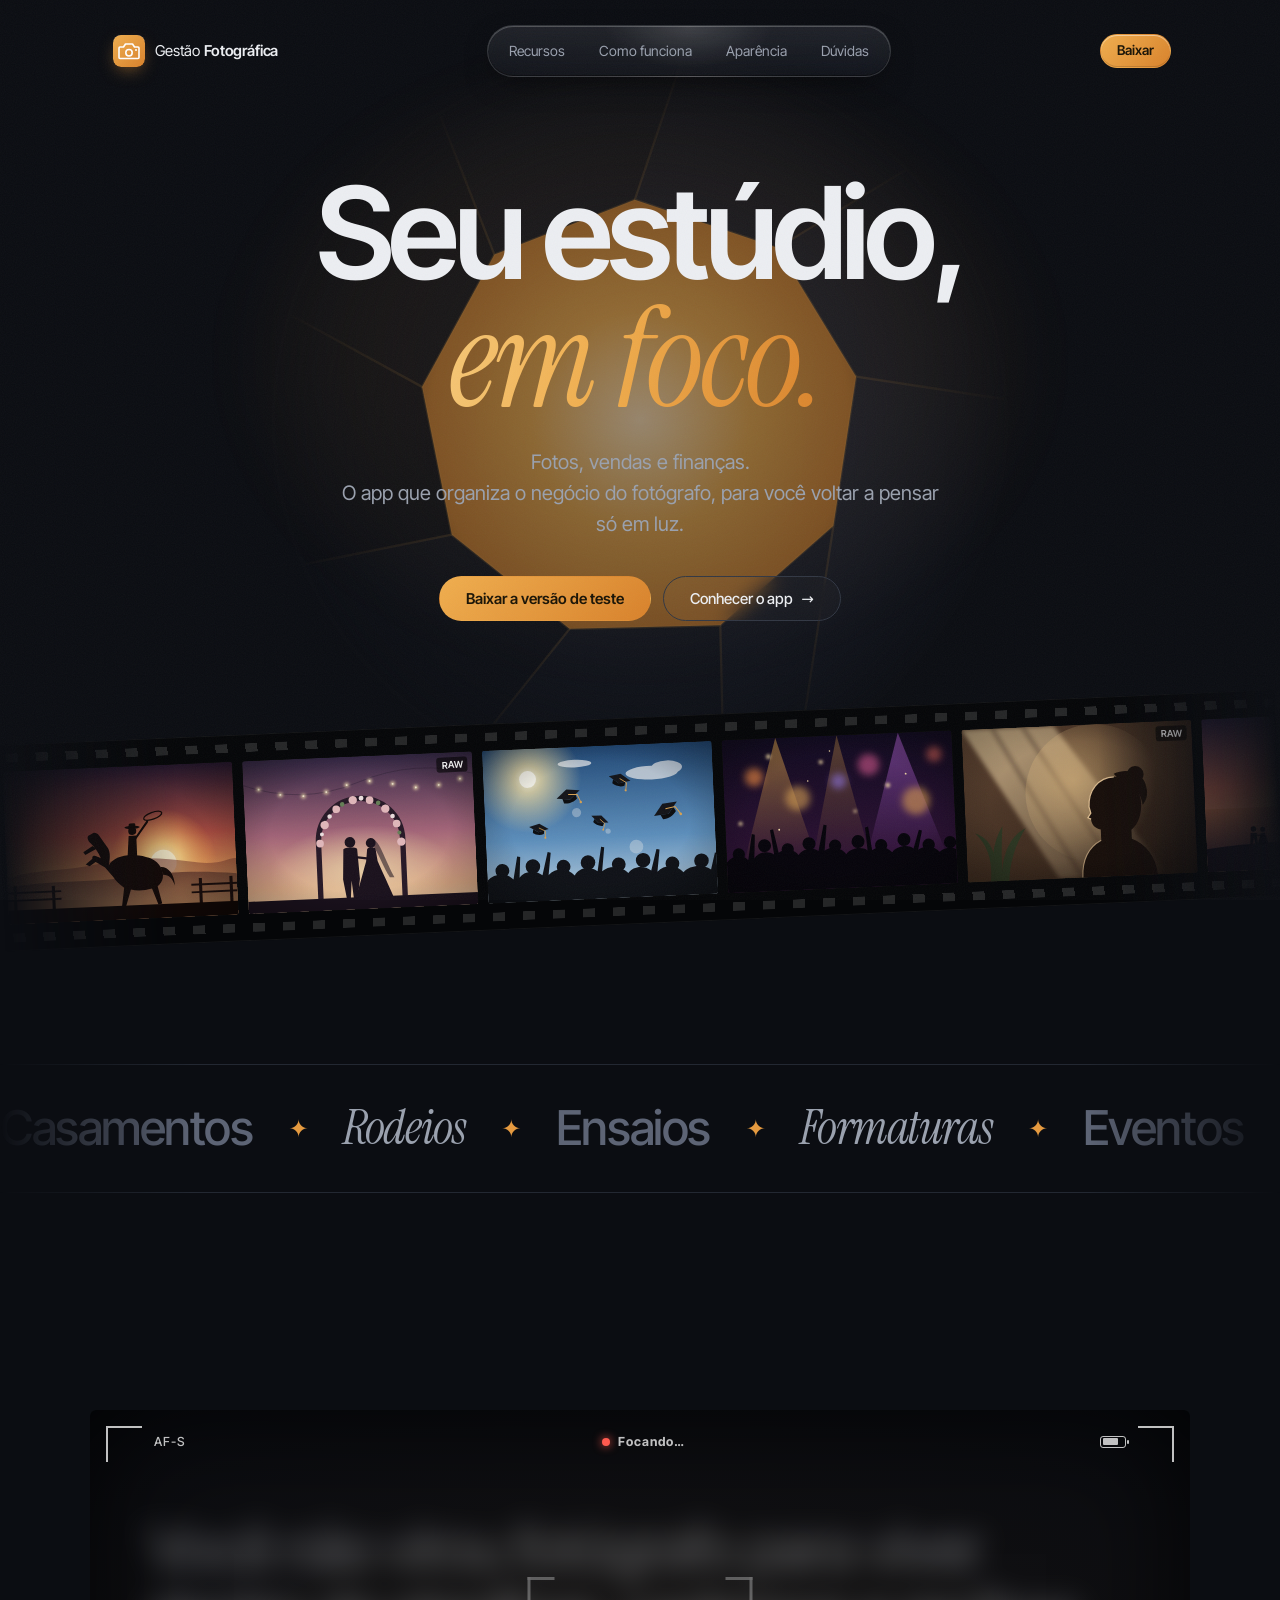
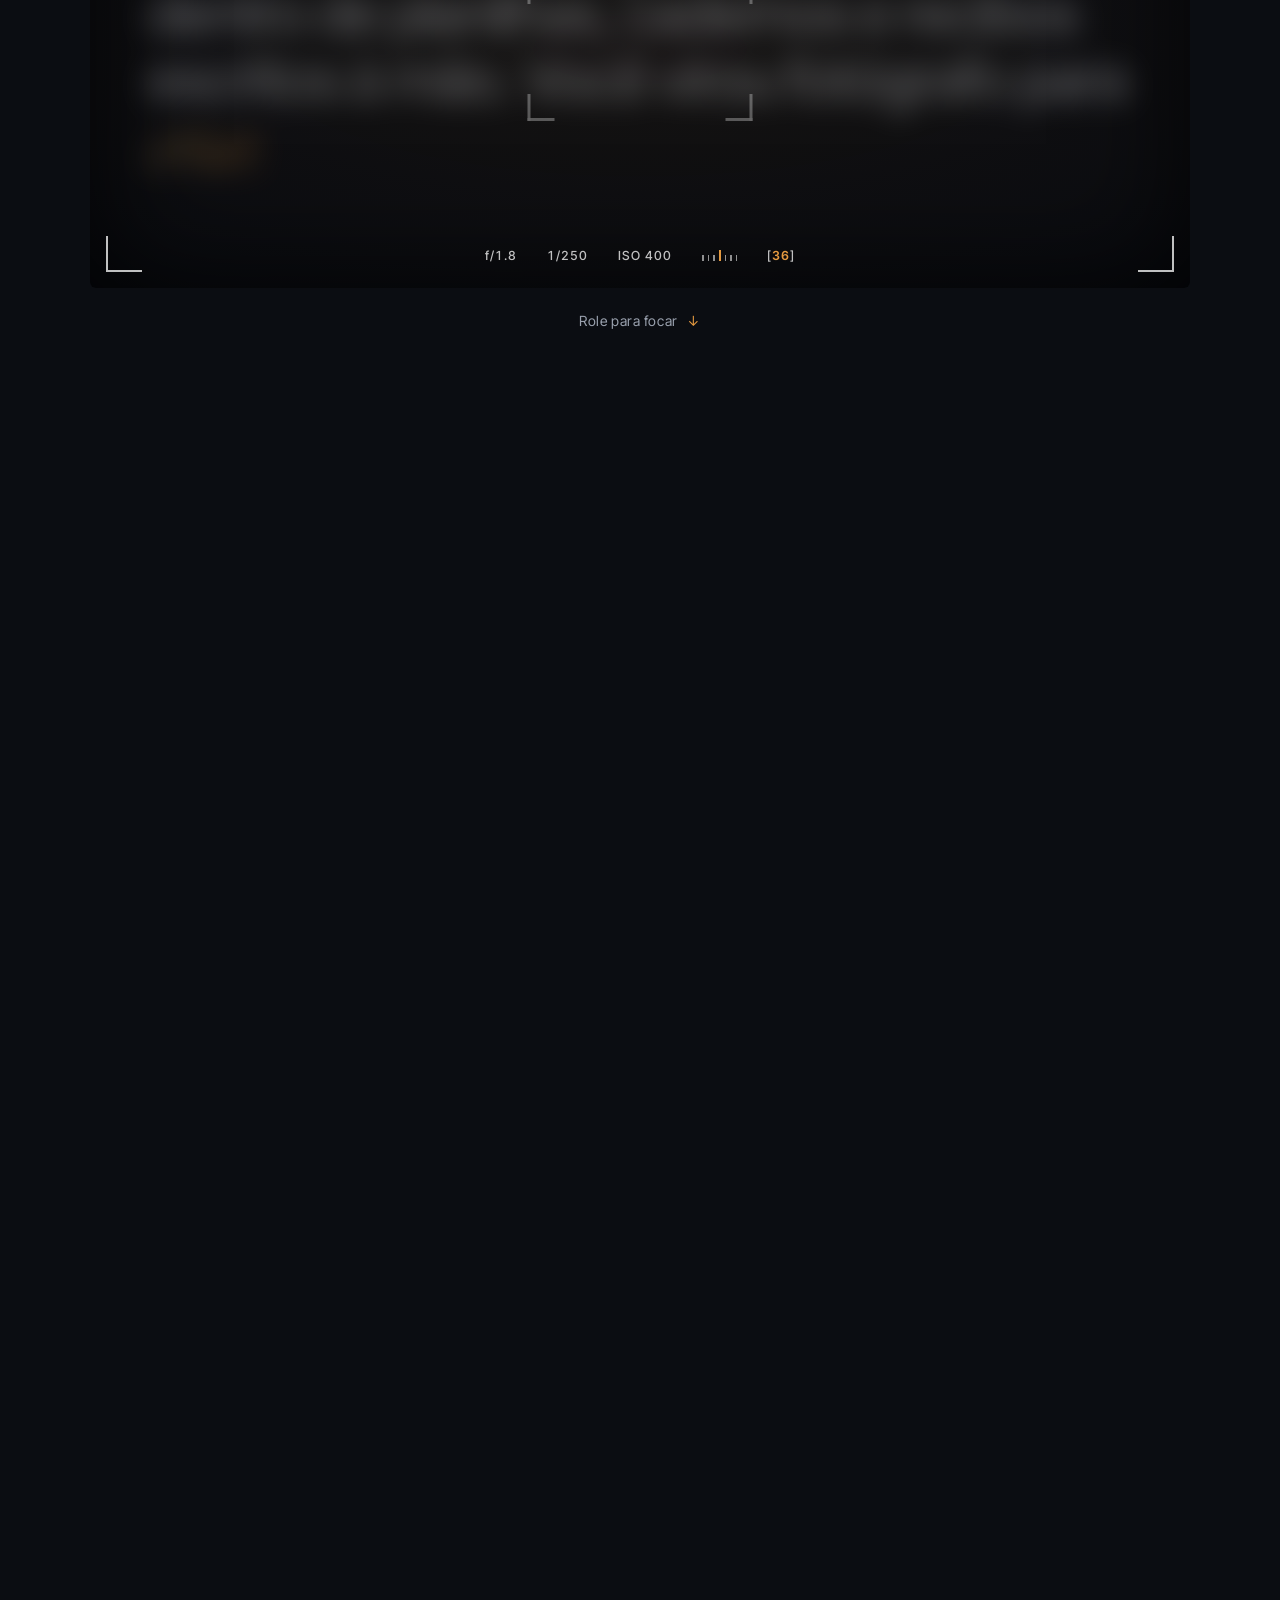
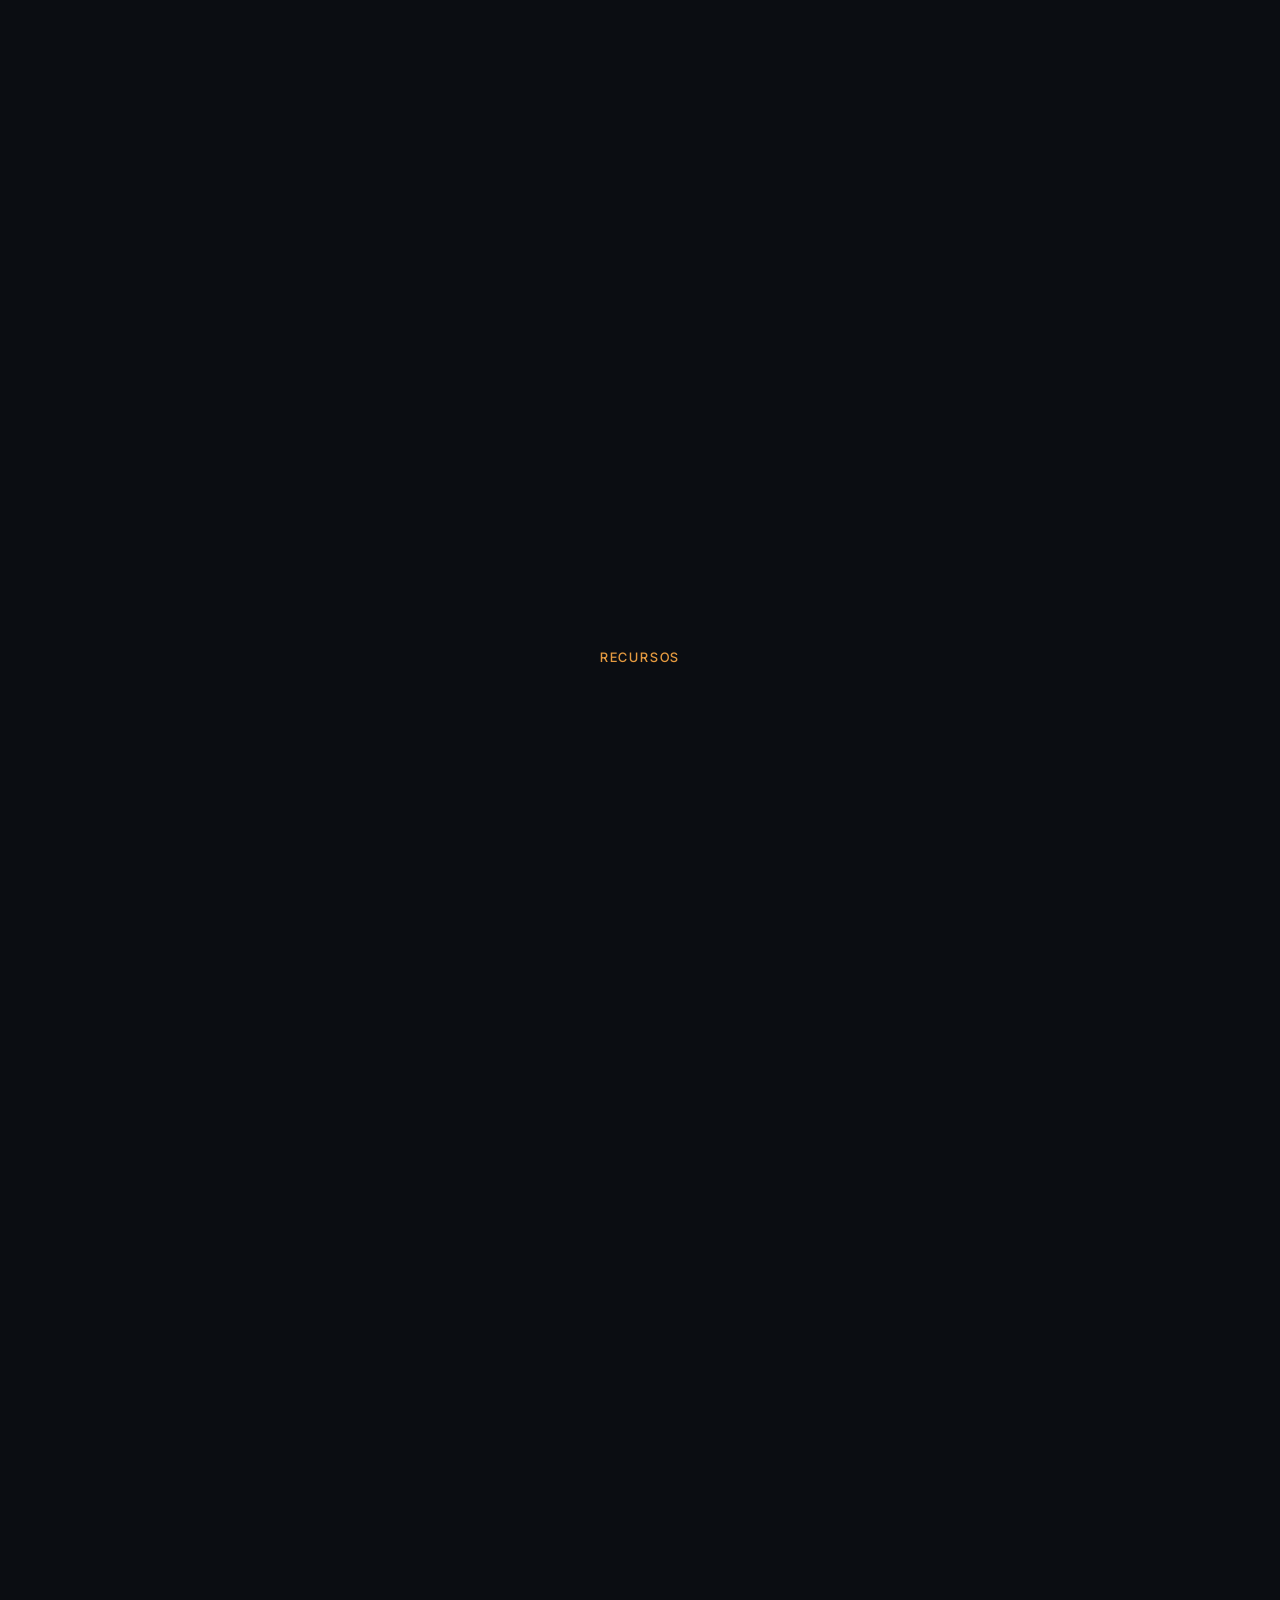
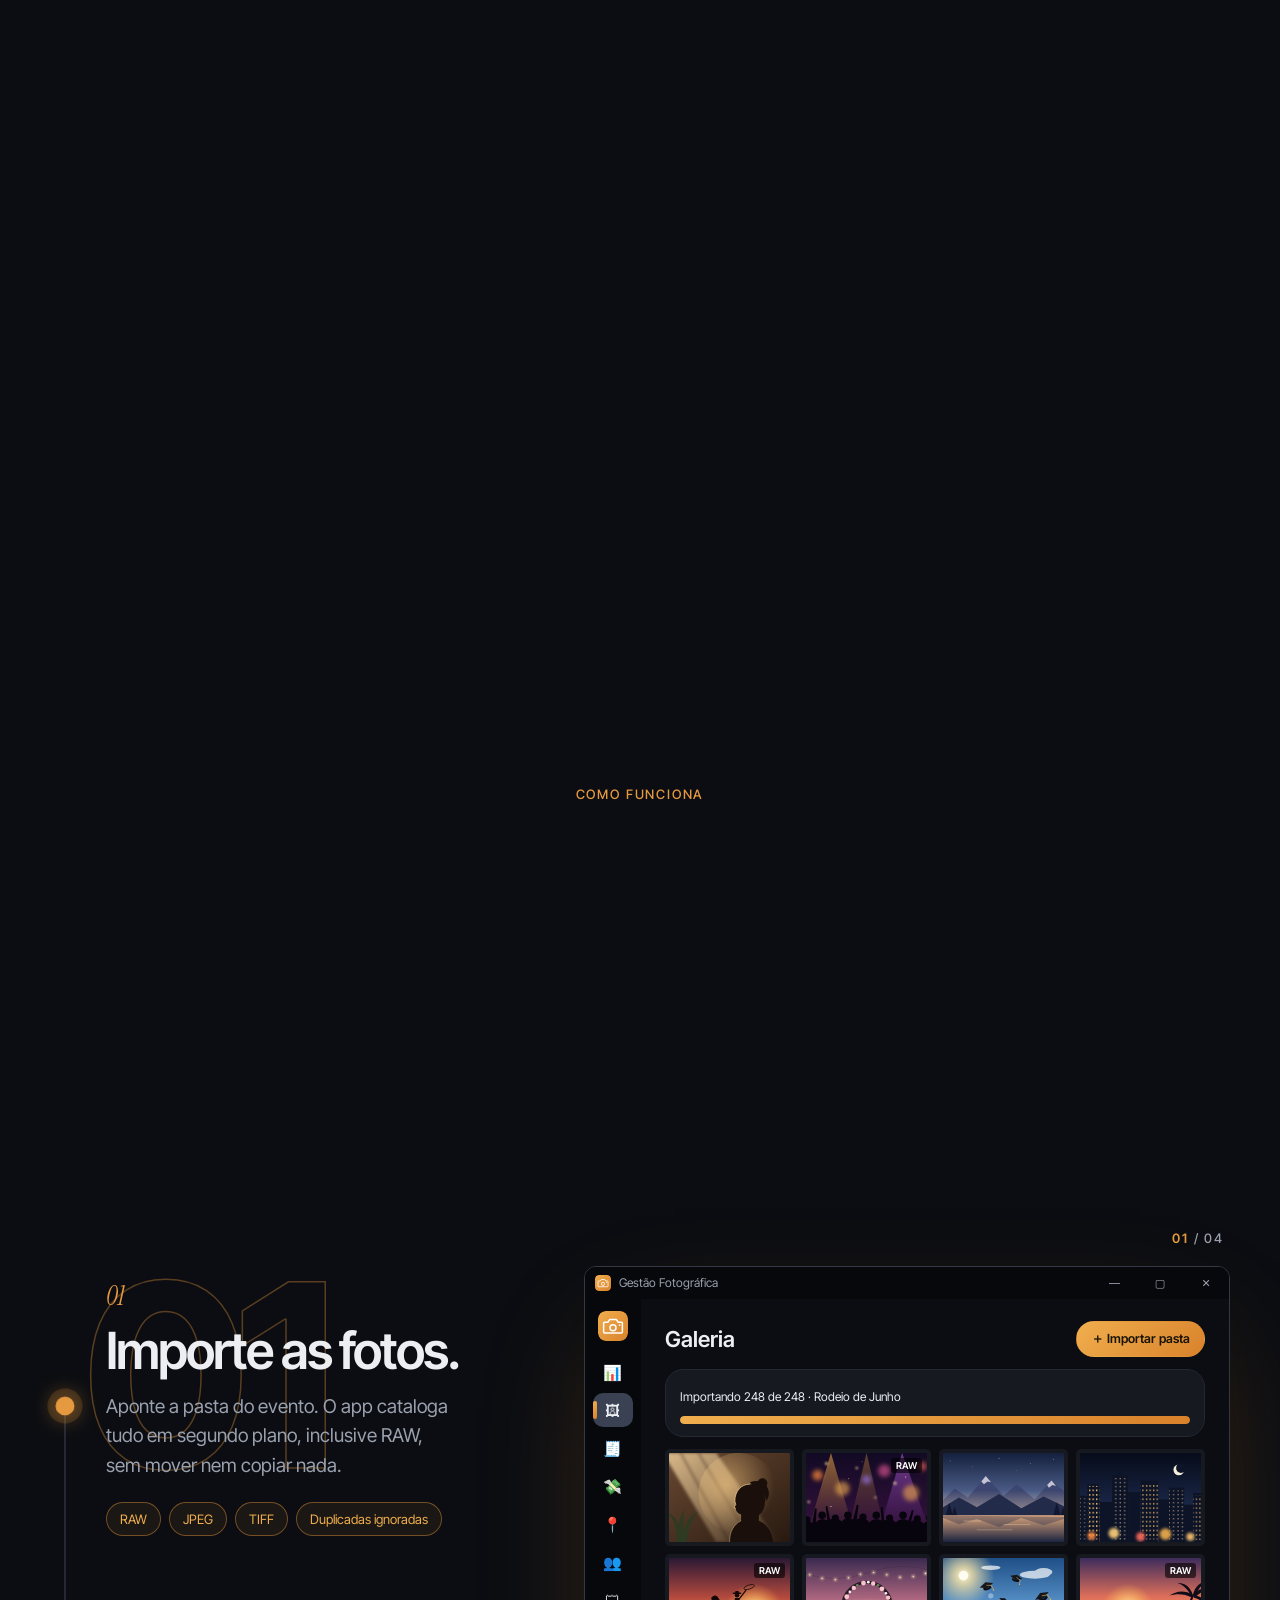
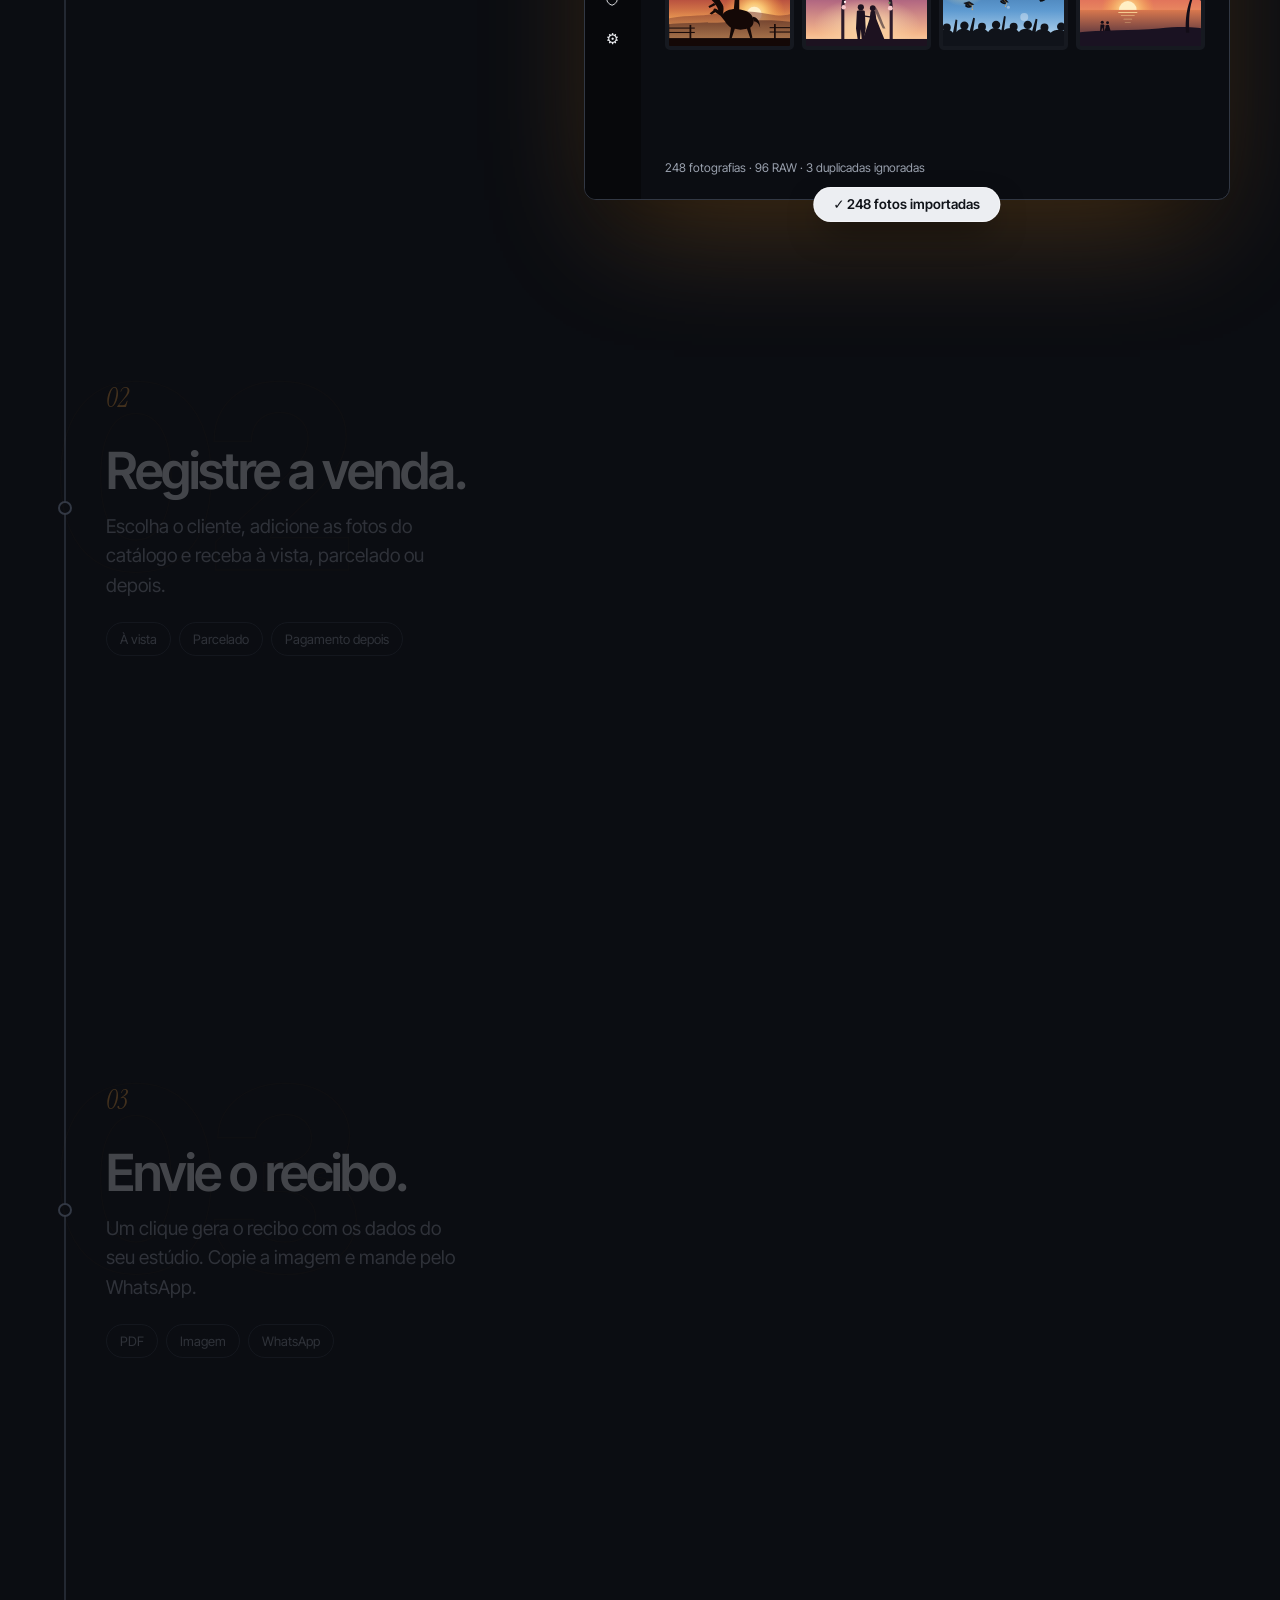
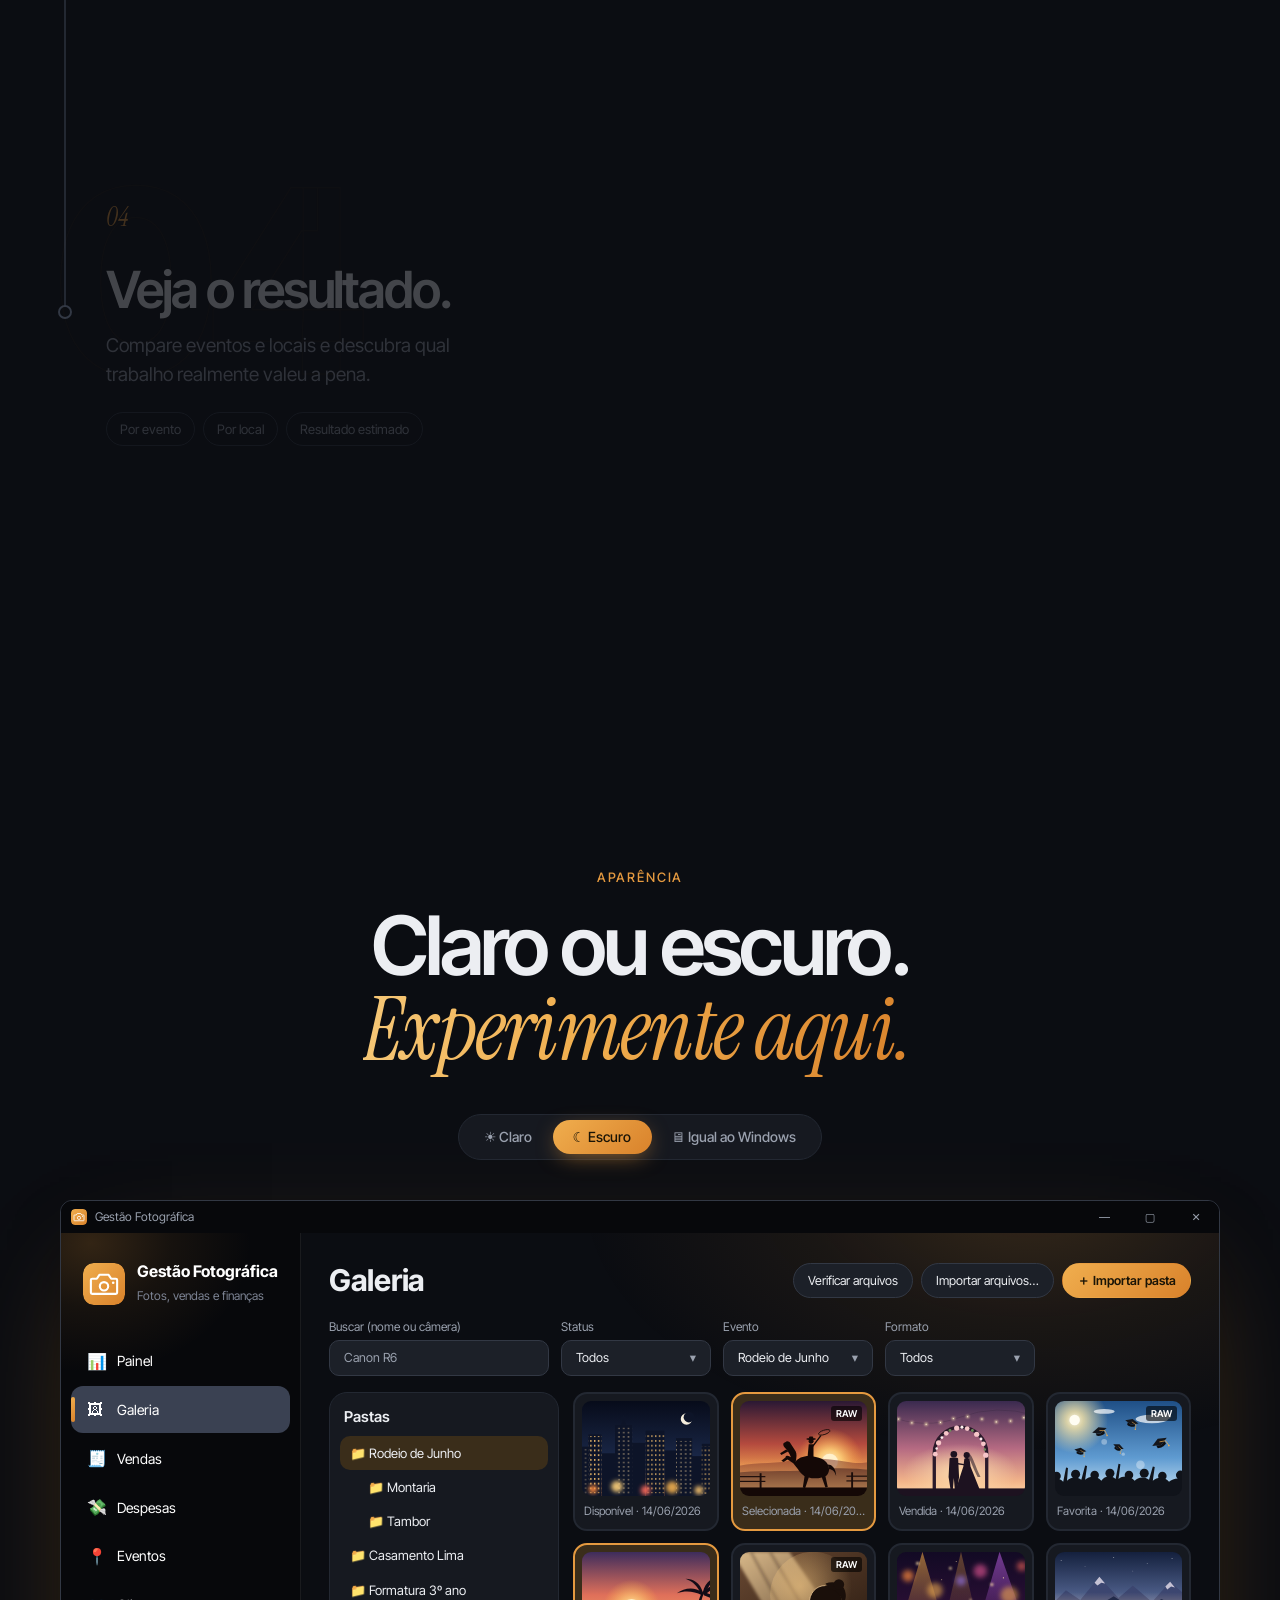
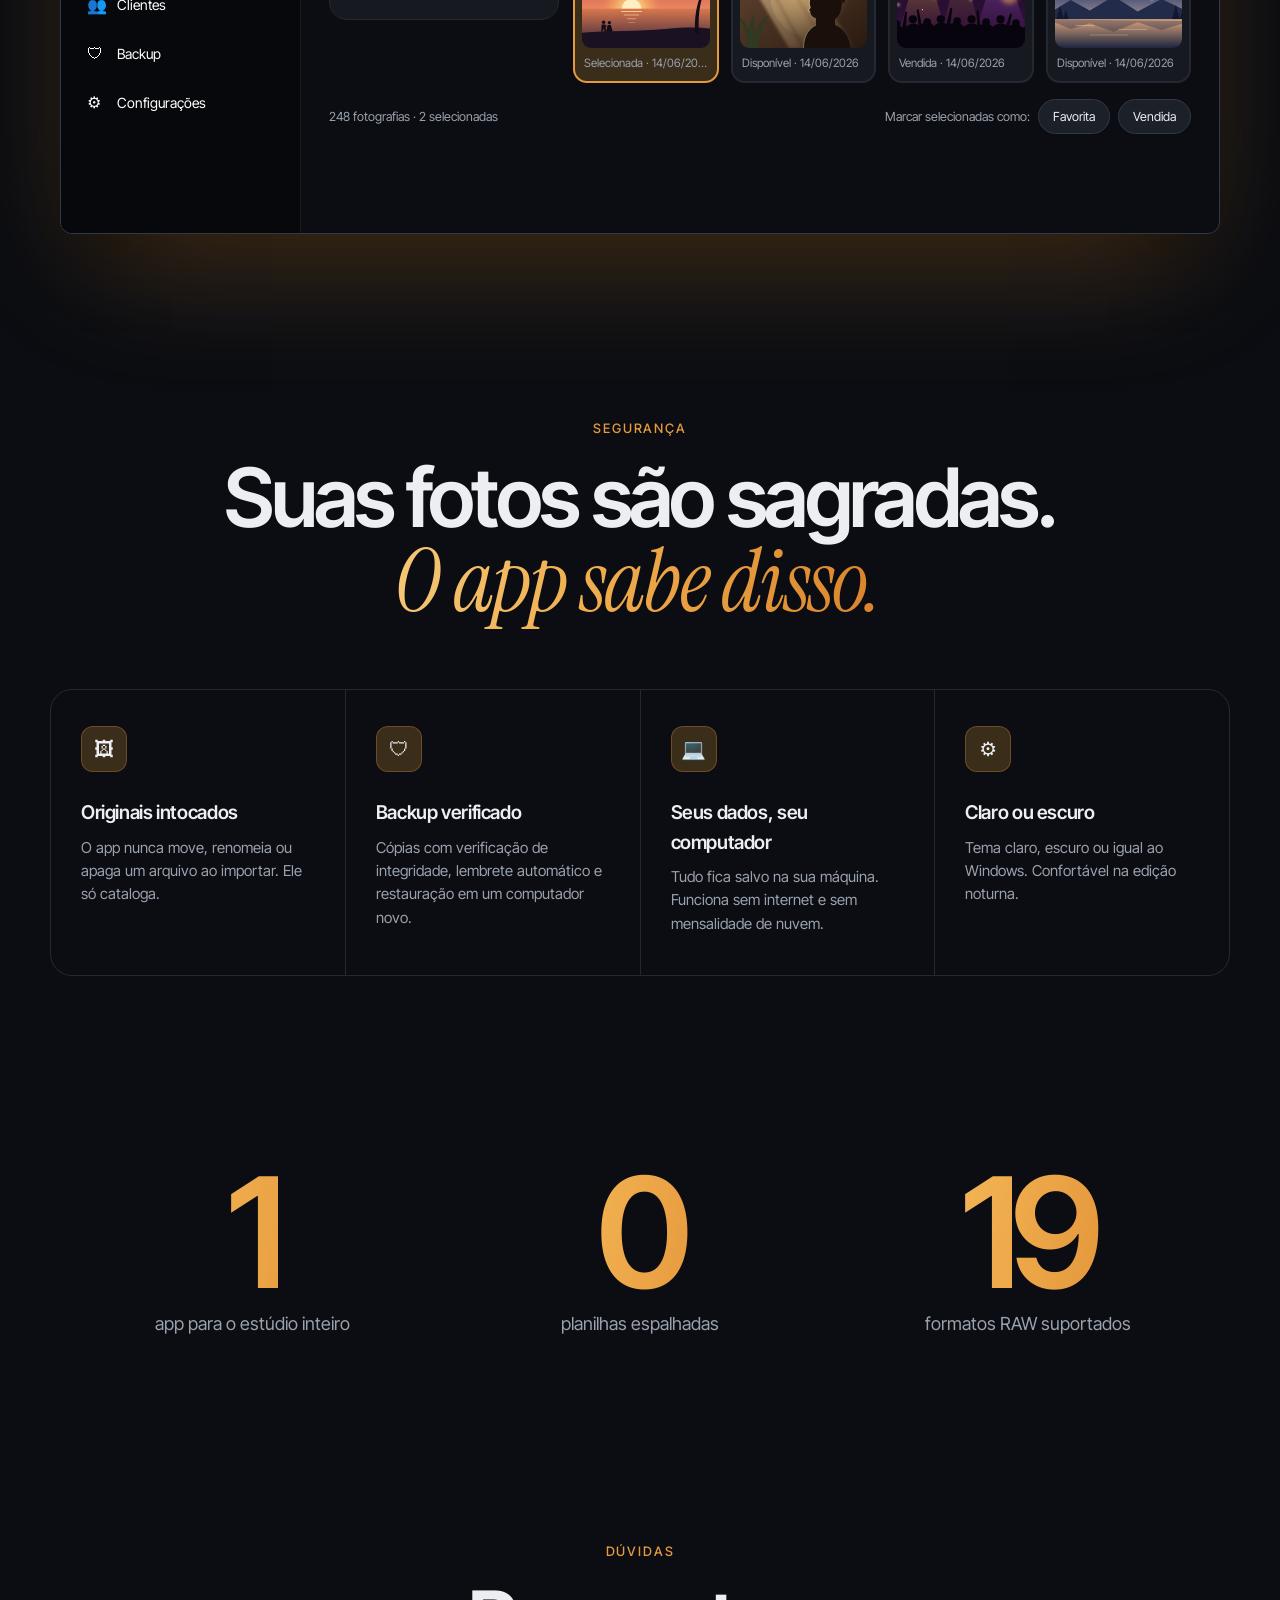
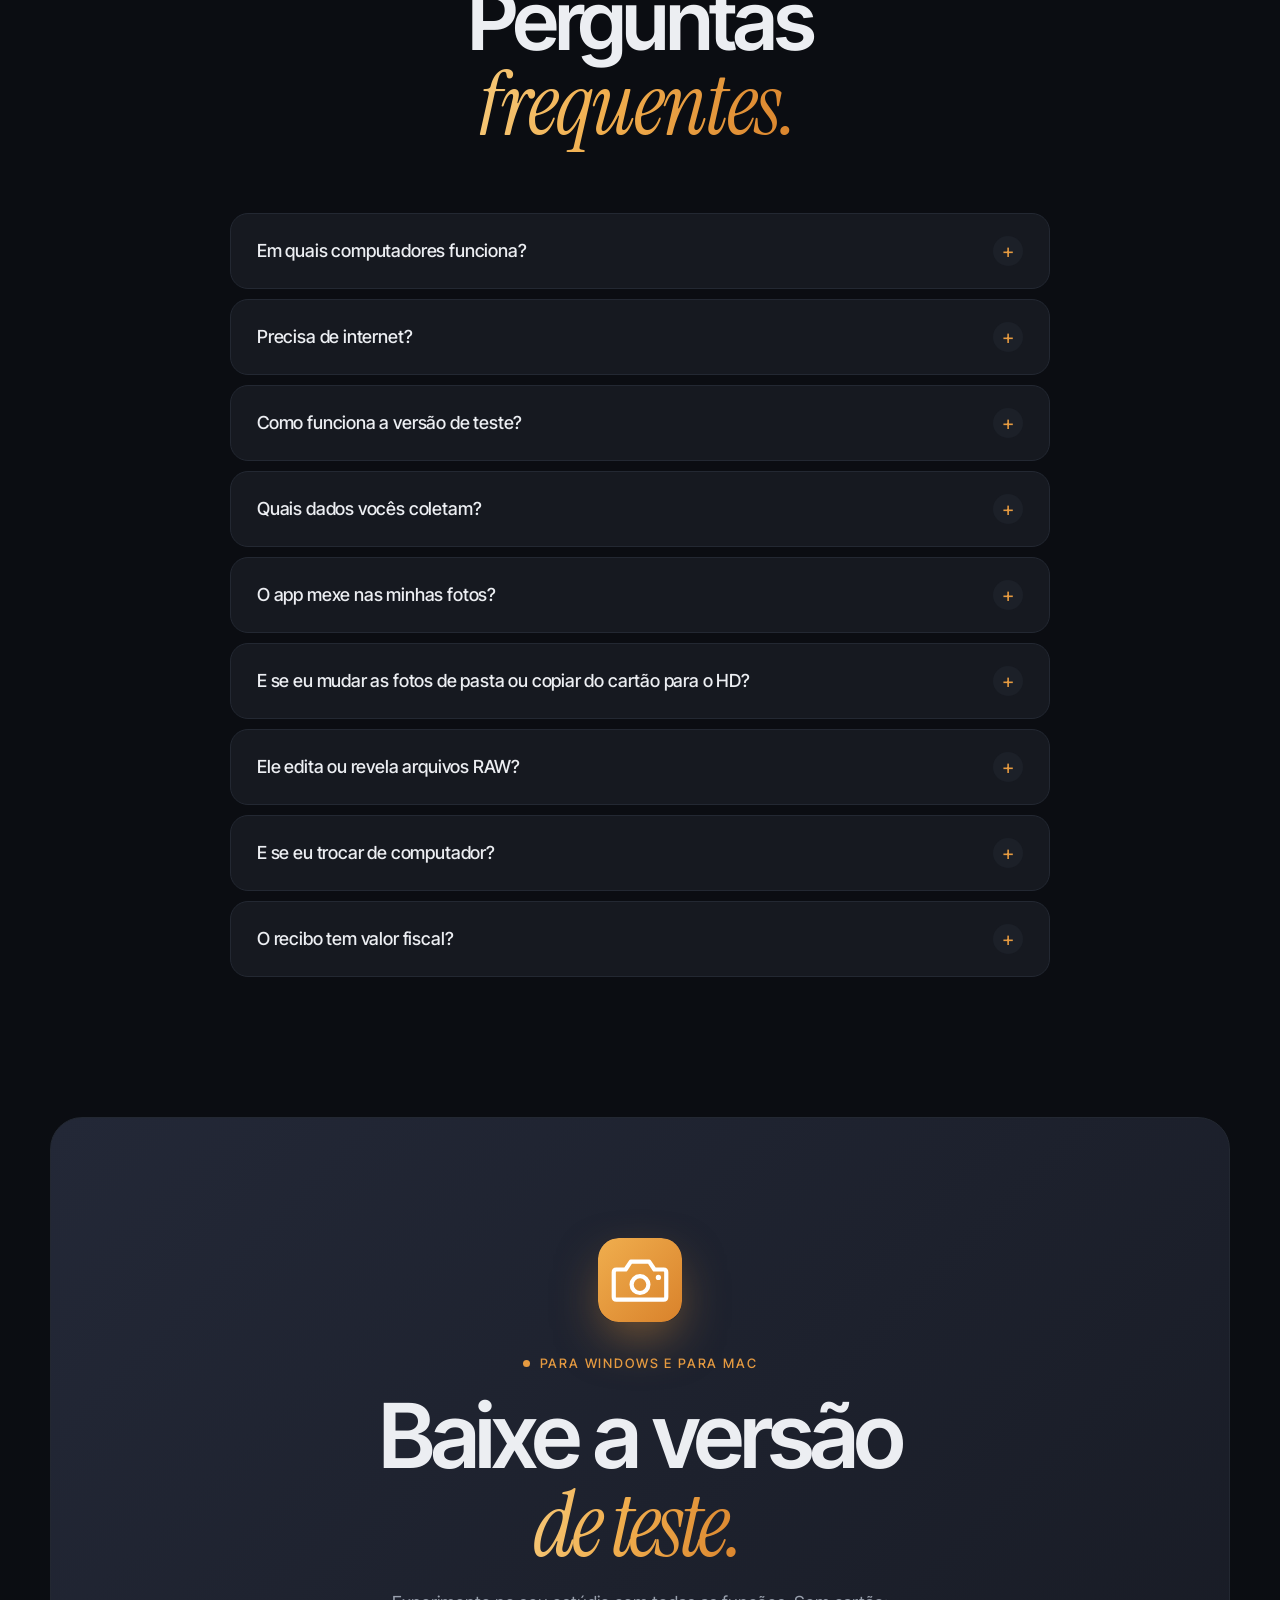
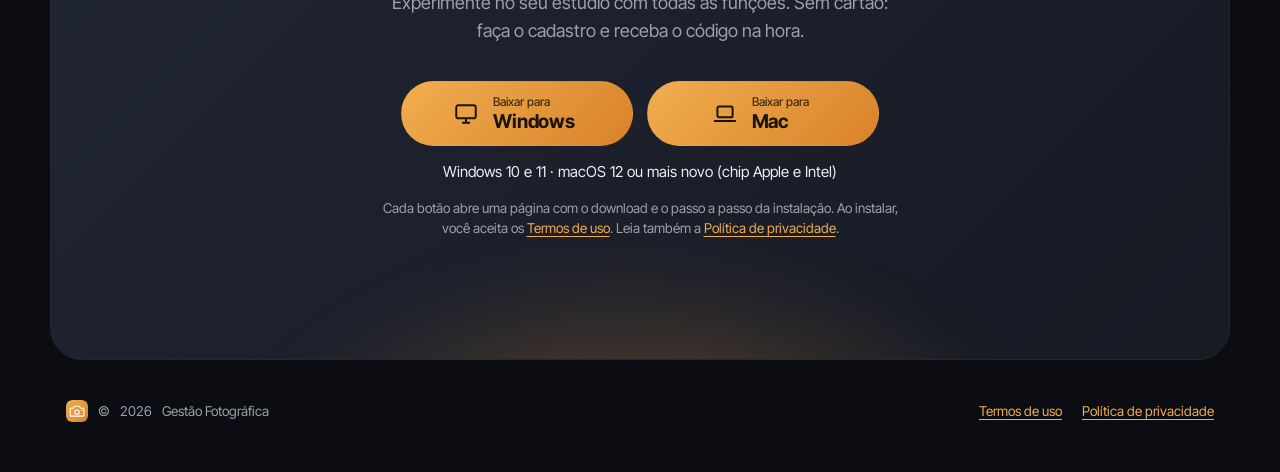
<file: index.html>
<!doctype html>
<html lang="pt-BR">
<head>
  <meta charset="utf-8">
  <meta name="viewport" content="width=device-width, initial-scale=1">
  <title>Gestão Fotográfica — Fotos, vendas e finanças</title>
  <meta name="description" content="Vendas, galeria com RAW, recibos, eventos e financeiro. O app para Windows e Mac que organiza o negócio do fotógrafo, sem planilhas.">
  <meta name="theme-color" content="#0E1015">
  <link rel="icon" href="logo.svg" type="image/svg+xml">
  <link rel="preload" href="fontes/inter-tight.woff2" as="font" type="font/woff2" crossorigin>
  <link rel="stylesheet" href="styles.css">
</head>
<body>
  <div class="grain" aria-hidden="true"></div>

  <!-- Abertura: a mesma tela de abertura do app (SplashWindow) -->
  <div class="splash" id="splash" aria-hidden="true">
    <div class="splash-card">
      <div class="splash-glow"></div>
      <div class="splash-logo">
        <svg class="splash-iris" viewBox="-100 -100 200 200"><g id="splashBlades"></g></svg>
        <img src="logo.svg" alt="" width="76" height="76">
      </div>
      <b>Gestão Fotográfica</b>
      <span class="splash-sub">Fotos, vendas e finanças</span>
      <div class="splash-bar"><i></i></div>
      <small>Carregando...</small>
    </div>
  </div>

  <!-- NAV -->
  <header class="nav" id="nav">
    <a href="#top" class="brand" aria-label="Gestão Fotográfica — início">
      <img src="logo.svg" alt="" class="brand-mark" width="32" height="32">
      <span>Gestão <b>Fotográfica</b></span>
    </a>
    <nav class="nav-links" aria-label="Seções">
      <span class="nav-lens" aria-hidden="true"><i></i></span>
      <a href="#recursos">Recursos</a>
      <a href="#fluxo">Como funciona</a>
      <a href="#tema">Aparência</a>
      <a href="#duvidas">Dúvidas</a>
    </nav>
    <a href="#teste" class="btn btn-sm btn-accent">Baixar</a>
  </header>

  <main id="top">
    <!-- HERO -->
    <section class="hero">
      <div class="hero-glow" aria-hidden="true"></div>
      <div class="hero-flash" id="heroFlash" aria-hidden="true"></div>
      <div class="aperture-wrap" aria-hidden="true">
        <svg class="aperture" viewBox="-100 -100 200 200">
          <defs>
            <radialGradient id="lens" cx="50%" cy="50%" r="50%">
              <stop offset="0" stop-color="#FFE7BF"/>
              <stop offset=".3" stop-color="#F0AE4E"/>
              <stop offset=".65" stop-color="#D9822B"/>
              <stop offset="1" stop-color="#14100A"/>
            </radialGradient>
            <linearGradient id="bladeG" x1="0" y1="0" x2="1" y2="1">
              <stop offset="0" stop-color="#232837"/>
              <stop offset="1" stop-color="#0E1015"/>
            </linearGradient>
            <clipPath id="lensClip"><circle r="96"/></clipPath>
          </defs>
          <circle r="96" fill="url(#lens)"/>
          <g id="blades" clip-path="url(#lensClip)"></g>
          <circle r="96.5" fill="none" stroke="rgba(255,255,255,.14)" stroke-width="1"/>
          <circle r="99.5" fill="none" stroke="rgba(255,255,255,.05)" stroke-width="1"/>
        </svg>
      </div>

      <div class="hero-copy">
        <h1 class="hero-title reveal">Seu estúdio,<br><em>em foco.</em></h1>
        <p class="hero-sub reveal">
          Fotos, vendas e finanças.<br class="br-d">
          O app que organiza o negócio do fotógrafo, para você voltar a pensar só em luz.
        </p>
        <div class="hero-cta reveal">
          <a href="#teste" class="btn btn-accent">Baixar a versão de teste</a>
          <a href="#recursos" class="btn btn-ghost">Conhecer o app <span aria-hidden="true">→</span></a>
        </div>
      </div>

      <!-- Faixa de filme com fotos passando devagar -->
      <div class="film" aria-hidden="true">
        <div class="film-track" id="filmTrack">
          <i><img src="fotos/rodeio.svg" alt=""></i><i data-raw><img src="fotos/casamento.svg" alt=""></i><i><img src="fotos/formatura.svg" alt=""></i><i><img src="fotos/festa.svg" alt=""></i><i data-raw><img src="fotos/retrato.svg" alt=""></i><i><img src="fotos/praia.svg" alt=""></i><i><img src="fotos/montanhas.svg" alt=""></i><i data-raw><img src="fotos/cidade.svg" alt=""></i>
          <i><img src="fotos/rodeio.svg" alt=""></i><i data-raw><img src="fotos/casamento.svg" alt=""></i><i><img src="fotos/formatura.svg" alt=""></i><i><img src="fotos/festa.svg" alt=""></i><i data-raw><img src="fotos/retrato.svg" alt=""></i><i><img src="fotos/praia.svg" alt=""></i><i><img src="fotos/montanhas.svg" alt=""></i><i data-raw><img src="fotos/cidade.svg" alt=""></i>
        </div>
      </div>
    </section>

    <!-- MARQUEE -->
    <section class="marquee" aria-label="Feito para todo tipo de fotografia">
      <div class="marquee-track">
        <span>Casamentos</span><i>✦</i><span>Rodeios</span><i>✦</i><span>Ensaios</span><i>✦</i><span>Formaturas</span><i>✦</i><span>Eventos</span><i>✦</i><span>Esportes</span><i>✦</i><span>Festas</span><i>✦</i><span>Newborn</span><i>✦</i>
        <span aria-hidden="true">Casamentos</span><i>✦</i><span aria-hidden="true">Rodeios</span><i>✦</i><span aria-hidden="true">Ensaios</span><i>✦</i><span aria-hidden="true">Formaturas</span><i>✦</i><span aria-hidden="true">Eventos</span><i>✦</i><span aria-hidden="true">Esportes</span><i>✦</i><span aria-hidden="true">Festas</span><i>✦</i><span aria-hidden="true">Newborn</span><i>✦</i>
      </div>
    </section>

    <!-- STATEMENT: visor de câmera. Ao rolar, o foco "puxa" e a câmera dispara. -->
    <section class="shot" id="shot">
      <div class="shot-sticky">
        <div class="viewfinder" id="viewfinder">
          <span class="vf-c tl"></span><span class="vf-c tr"></span><span class="vf-c bl"></span><span class="vf-c br"></span>
          <div class="vf-top" aria-hidden="true">
            <span class="vf-mode">AF-S</span>
            <span class="vf-rec"><i></i> <b id="vfState">Focando…</b></span>
            <span class="vf-bat"><i></i></span>
          </div>
          <div class="vf-focus" id="vfFocus" aria-hidden="true"></div>
          <p class="statement-text" id="statement">
            Você não virou fotógrafo para viver dentro de planilhas, cadernos e recibos escritos à mão. Você virou fotógrafo para <em>criar.</em>
          </p>
          <div class="vf-bottom" aria-hidden="true">
            <span>f/1.8</span><span>1/250</span><span>ISO 400</span>
            <span class="vf-meter"><i></i><i></i><i></i><b></b><i></i><i></i><i></i></span>
            <span class="vf-count">[<b id="vfCount">36</b>]</span>
          </div>
          <svg class="vf-shutter" viewBox="-100 -100 200 200" preserveAspectRatio="xMidYMid slice" aria-hidden="true">
            <g id="shutterBlades"></g>
          </svg>
          <div class="vf-flash" id="vfFlash" aria-hidden="true"></div>
          <span class="vf-caption" aria-hidden="true">Gestão Fotográfica · seu estúdio, em foco</span>
        </div>
        <p class="shot-hint" id="shotHint" aria-hidden="true">Role para focar <span>↓</span></p>
      </div>
    </section>

    <!-- BENTO -->
    <section class="features" id="recursos">
      <header class="sec-head">
        <p class="eyebrow">Recursos</p>
        <h2 class="reveal">Um estúdio inteiro.<br><em>Em uma janela.</em></h2>
      </header>

      <div class="bento">
        <article class="tile t-gal reveal">
          <div class="tile-copy">
            <h3><span class="ico">🖼</span> Galeria que entende RAW</h3>
            <p>Importe pastas inteiras de JPEG, TIFF e RAW de Canon, Nikon, Sony, Fuji e outras. Miniaturas na hora, duplicadas detectadas pelo conteúdo e seus originais <b>nunca</b> são tocados. Fotos novas e fotos que mudaram de pasta são encontradas sozinhas.</p>
          </div>
          <div class="grid-photos" aria-hidden="true">
            <figure><i class="ill" style="background-image:url(fotos/rodeio.svg)"></i><figcaption>Disponível · 14/06</figcaption></figure>
            <figure><i class="ill" style="background-image:url(fotos/casamento.svg)" data-raw></i><figcaption>Favorita · 14/06</figcaption></figure>
            <figure><i class="ill" style="background-image:url(fotos/formatura.svg)"></i><figcaption>Vendida · 14/06</figcaption></figure>
            <figure><i class="ill" style="background-image:url(fotos/praia.svg)" data-raw></i><figcaption>Selecionada · 14/06</figcaption></figure>
          </div>
        </article>

        <article class="tile t-fin reveal">
          <div class="tile-copy">
            <h3><span class="ico">📊</span> Painel financeiro</h3>
            <p>Faturamento, recebido, despesas e resultado. Ticket médio, melhor dia e comparativo com o período anterior.</p>
          </div>
          <div class="ring" aria-hidden="true">
            <svg viewBox="0 0 120 120">
              <circle cx="60" cy="60" r="50" class="ring-bg"/>
              <circle cx="60" cy="60" r="50" class="ring-fg" pathLength="100"/>
            </svg>
            <div class="ring-label"><b>86%</b><small>já recebido</small></div>
          </div>
        </article>

        <article class="tile t-rec reveal">
          <div class="tile-copy">
            <h3><span class="ico">🧾</span> Recibo em um clique</h3>
            <p>Recibo com os dados do seu estúdio em PDF, ou copie como imagem e cole direto no WhatsApp.</p>
          </div>
          <div class="receipt" aria-hidden="true">
            <div class="rc-head"><img src="logo.svg" alt="" class="rc-logo"><div><b>Seu Estúdio</b><small>Recibo nº 0142 · Ana Martins</small></div></div>
            <div class="rc-line"><span>12 fotos digitais</span><span>R$ 480,00</span></div>
            <div class="rc-line"><span>Impressão 30×40</span><span>R$ 120,00</span></div>
            <div class="rc-tot"><span>Total</span><b>R$ 600,00</b></div>
            <span class="rc-stamp">PAGO</span>
          </div>
        </article>

        <article class="tile t-evt reveal">
          <div class="tile-copy">
            <h3><span class="ico">📍</span> Descubra onde você lucra</h3>
            <p>Compare eventos e locais lado a lado. Vender muito nem sempre significa lucrar mais, e o app mostra a diferença.</p>
          </div>
          <div class="bars" aria-hidden="true">
            <div class="bar-row"><span>Rodeio</span><i style="--v:1"></i></div>
            <div class="bar-row"><span>Casamento</span><i style="--v:.78"></i></div>
            <div class="bar-row"><span>Formatura</span><i style="--v:.55"></i></div>
            <div class="bar-row"><span>Festa</span><i style="--v:.34"></i></div>
          </div>
        </article>

        <article class="tile t-sale reveal">
          <div class="tile-copy">
            <h3><span class="ico">📷</span> Fotos ligadas às vendas</h3>
            <p>Escolha as fotos da galeria e elas viram itens da venda. A foto vendida é marcada, e o app avisa se ela já foi vendida antes.</p>
          </div>
          <div class="chips" aria-hidden="true">
            <span class="chip">Disponível</span><span class="chip">Favorita</span><span class="chip sel">Selecionada</span><span class="chip sold">Vendida</span><span class="chip">Arquivada</span>
          </div>
        </article>

        <article class="tile t-cli reveal">
          <div class="tile-copy">
            <h3><span class="ico">👥</span> Clientes e despesas</h3>
            <p>Cada cliente com seu histórico de compras. Cada despesa na categoria certa, paga ou pendente.</p>
          </div>
          <div class="mini-table" aria-hidden="true">
            <div class="mt-row mt-h"><span>Despesa</span><span>Categoria</span><span>Valor</span></div>
            <div class="mt-row"><span>Combustível</span><span>Transporte</span><span class="neg">R$ 180,00</span></div>
            <div class="mt-row"><span>Cartão SD 128 GB</span><span>Equipamento</span><span class="neg">R$ 149,90</span></div>
            <div class="mt-row"><span>Hospedagem</span><span>Viagem</span><span class="warn">Pendente</span></div>
          </div>
        </article>
      </div>
    </section>

    <!-- FLOW / STICKY STORY -->
    <section class="flow" id="fluxo">
      <header class="sec-head">
        <p class="eyebrow">Como funciona</p>
        <h2 class="reveal">Do cartão de memória<br><em>ao dinheiro no caixa.</em></h2>
      </header>

      <div class="flow-wrap">
        <div class="flow-steps">
          <div class="flow-rail" aria-hidden="true"><span class="flow-fill" id="flowFill"></span><i data-dot="0"></i><i data-dot="1"></i><i data-dot="2"></i><i data-dot="3"></i></div>
          <article class="step" data-step="0">
            <span class="step-big" aria-hidden="true">01</span>
            <span class="step-n">01</span>
            <h3>Importe as fotos.</h3>
            <p>Aponte a pasta do evento. O app cataloga tudo em segundo plano, inclusive RAW, sem mover nem copiar nada.</p>
            <div class="step-chips"><span>RAW</span><span>JPEG</span><span>TIFF</span><span>Duplicadas ignoradas</span></div>
          </article>
          <article class="step" data-step="1">
            <span class="step-big" aria-hidden="true">02</span>
            <span class="step-n">02</span>
            <h3>Registre a venda.</h3>
            <p>Escolha o cliente, adicione as fotos do catálogo e receba à vista, parcelado ou depois.</p>
            <div class="step-chips"><span>À vista</span><span>Parcelado</span><span>Pagamento depois</span></div>
          </article>
          <article class="step" data-step="2">
            <span class="step-big" aria-hidden="true">03</span>
            <span class="step-n">03</span>
            <h3>Envie o recibo.</h3>
            <p>Um clique gera o recibo com os dados do seu estúdio. Copie a imagem e mande pelo WhatsApp.</p>
            <div class="step-chips"><span>PDF</span><span>Imagem</span><span>WhatsApp</span></div>
          </article>
          <article class="step" data-step="3">
            <span class="step-big" aria-hidden="true">04</span>
            <span class="step-n">04</span>
            <h3>Veja o resultado.</h3>
            <p>Compare eventos e locais e descubra qual trabalho realmente valeu a pena.</p>
            <div class="step-chips"><span>Por evento</span><span>Por local</span><span>Resultado estimado</span></div>
          </article>
        </div>

        <div class="flow-visual" aria-hidden="true">
          <div class="flow-stage" id="flowStage">
          <div class="flow-glow" id="flowGlow"></div>
          <div class="flow-counter"><b id="flowNum">01</b> / 04</div>
          <div class="toast" data-for="0">✓ 248 fotos importadas</div>
          <div class="toast" data-for="1">✓ Venda registrada · R$ 200,00</div>
          <div class="toast" data-for="2">✓ Recibo copiado. Cole no WhatsApp</div>
          <div class="toast" data-for="3">🏆 Melhor resultado: Casamento Lima</div>
          <div class="mini-win">
            <div class="win-bar sm">
              <img src="logo.svg" alt="" class="win-ico">
              <span class="win-title">Gestão Fotográfica</span>
              <span class="win-ctl"><i>—</i><i>▢</i><i>✕</i></span>
            </div>
            <div class="mini-body">
              <div class="rail">
                <img src="logo.svg" alt="">
                <i>📊</i><i data-for="0" class="r-on">🖼</i><i data-for="1 2">🧾</i><i>💸</i><i data-for="3">📍</i><i>👥</i><i>🛡</i><i>⚙</i>
              </div>
              <div class="screen">
                <!-- 0: Galeria importando -->
                <div class="scr scr-0 on">
                  <div class="scr-head"><p class="scr-t">Galeria</p><span class="app-btn primary">＋ Importar pasta</span></div>
                  <div class="app-card import">
                    <small>Importando 248 de 248 · Rodeio de Junho</small>
                    <div class="progress"><span></span></div>
                  </div>
                  <div class="thumbs">
                    <i class="ill" style="background-image:url(fotos/retrato.svg)"></i><i class="ill" style="background-image:url(fotos/festa.svg)" data-raw></i><i class="ill" style="background-image:url(fotos/montanhas.svg)"></i><i class="ill" style="background-image:url(fotos/cidade.svg)"></i>
                    <i class="ill" style="background-image:url(fotos/rodeio.svg)" data-raw></i><i class="ill" style="background-image:url(fotos/casamento.svg)"></i><i class="ill" style="background-image:url(fotos/formatura.svg)"></i><i class="ill" style="background-image:url(fotos/praia.svg)" data-raw></i>
                  </div>
                  <p class="scr-foot">248 fotografias · 96 RAW · 3 duplicadas ignoradas</p>
                </div>
                <!-- 1: Nova venda -->
                <div class="scr scr-1">
                  <div class="scr-head"><p class="scr-t">Nova venda</p></div>
                  <div class="field"><small>Cliente</small><b>Ana Martins</b></div>
                  <div class="field"><small>Evento</small><b>Rodeio de Junho</b></div>
                  <div class="items">
                    <div class="it"><span class="th ill" style="background-image:url(fotos/retrato.svg)"></span><span>Foto digital · IMG_0412.CR3</span><b>R$ 40,00</b></div>
                    <div class="it"><span class="th ill" style="background-image:url(fotos/festa.svg)"></span><span>Foto digital · IMG_0419.CR3</span><b>R$ 40,00</b></div>
                    <div class="it"><span class="th ill" style="background-image:url(fotos/montanhas.svg)"></span><span>Impressão 30×40</span><b>R$ 120,00</b></div>
                  </div>
                  <div class="scr-row"><span class="app-btn">📷 Adicionar fotos do catálogo…</span><span class="app-btn primary">Salvar venda</span></div>
                </div>
                <!-- 2: Recibo -->
                <div class="scr scr-2">
                  <div class="scr-head"><p class="scr-t">Recibo</p></div>
                  <div class="receipt mini">
                    <div class="rc-head"><img src="logo.svg" alt="" class="rc-logo"><div><b>Seu Estúdio</b><small>Recibo nº 0142 · Ana Martins</small></div></div>
                    <div class="rc-line"><span>2 fotos digitais</span><span>R$ 80,00</span></div>
                    <div class="rc-line"><span>Impressão 30×40</span><span>R$ 120,00</span></div>
                    <div class="rc-tot"><span>Total</span><b>R$ 200,00</b></div>
                    <span class="rc-stamp">PAGO</span>
                  </div>
                  <div class="scr-row"><span class="app-btn">Abrir PDF</span><span class="app-btn">Salvar PDF…</span><span class="app-btn primary">Copiar imagem</span></div>
                </div>
                <!-- 3: Eventos -->
                <div class="scr scr-3">
                  <div class="scr-head"><p class="scr-t">Eventos</p><span class="app-combo">Por evento <i>▾</i></span></div>
                  <div class="hl-row">
                    <div class="app-card hl"><small>Quem mais faturou</small><b>Rodeio de Junho</b></div>
                    <div class="app-card hl"><small>Melhor resultado</small><b>Casamento Lima</b></div>
                  </div>
                  <div class="mini-table">
                    <div class="mt-row mt-h"><span>Evento</span><span>Faturamento</span><span>Resultado</span></div>
                    <div class="mt-row"><span>Rodeio de Junho</span><span>R$ 9.600</span><span class="pos">R$ 5.840</span></div>
                    <div class="mt-row"><span>Casamento Lima</span><span>R$ 7.200</span><span class="pos">R$ 6.120</span></div>
                    <div class="mt-row"><span>Formatura 3º ano</span><span>R$ 3.900</span><span class="warn">sem despesas</span></div>
                  </div>
                </div>
              </div>
            </div>
          </div>
          </div>
        </div>
      </div>
    </section>

    <!-- TEMA: Galeria com troca claro/escuro, como em Configurações → Aparência -->
    <section class="tema" id="tema">
      <header class="sec-head">
        <p class="eyebrow">Aparência</p>
        <h2 class="reveal">Claro ou escuro.<br><em>Experimente aqui.</em></h2>
      </header>

      <div class="seg reveal" role="radiogroup" aria-label="Tema da janela de exemplo">
        <button type="button" role="radio" aria-checked="false" data-tema="claro">☀ Claro</button>
        <button type="button" role="radio" aria-checked="true" data-tema="escuro">☾ Escuro</button>
        <button type="button" role="radio" aria-checked="false" data-tema="windows">🖥 Igual ao Windows</button>
        <span class="seg-pill" aria-hidden="true"></span>
      </div>

      <div class="window gal-win reveal" id="galWin" aria-hidden="true">
        <div class="win-bar">
          <img src="logo.svg" alt="" class="win-ico">
          <span class="win-title">Gestão Fotográfica</span>
          <span class="win-ctl"><i>—</i><i>▢</i><i>✕</i></span>
        </div>
        <div class="win-body">
          <aside class="app-side">
            <div class="side-glow"></div>
            <div class="app-brand">
              <img src="logo.svg" alt="">
              <div><b>Gestão Fotográfica</b><small>Fotos, vendas e finanças</small></div>
            </div>
            <div class="app-nav">
              <div class="nav-it"><i>📊</i>Painel</div>
              <div class="nav-it on"><i>🖼</i>Galeria</div>
              <div class="nav-it"><i>🧾</i>Vendas</div>
              <div class="nav-it"><i>💸</i>Despesas</div>
              <div class="nav-it"><i>📍</i>Eventos</div>
              <div class="nav-it"><i>👥</i>Clientes</div>
              <div class="nav-it"><i>🛡</i>Backup</div>
              <div class="nav-it"><i>⚙</i>Configurações</div>
            </div>
          </aside>
          <div class="app-main">
            <div class="app-glow"></div>
            <div class="app-head">
              <h3>Galeria</h3>
              <div class="app-actions">
                <span class="app-btn hide-s">Verificar arquivos</span>
                <span class="app-btn hide-s">Importar arquivos…</span>
                <span class="app-btn primary">＋ Importar pasta</span>
              </div>
            </div>
            <div class="filters">
              <label><small>Buscar (nome ou câmera)</small><span class="app-combo wide">Canon R6</span></label>
              <label><small>Status</small><span class="app-combo">Todos <i>▾</i></span></label>
              <label class="hide-s"><small>Evento</small><span class="app-combo">Rodeio de Junho <i>▾</i></span></label>
              <label class="hide-s"><small>Formato</small><span class="app-combo">Todos <i>▾</i></span></label>
            </div>
            <div class="gal-body">
              <div class="app-card folders">
                <p class="card-t">Pastas</p>
                <div class="fd on">📁 Rodeio de Junho</div>
                <div class="fd sub">📁 Montaria</div>
                <div class="fd sub">📁 Tambor</div>
                <div class="fd">📁 Casamento Lima</div>
                <div class="fd">📁 Formatura 3º ano</div>
              </div>
              <div class="gal-grid">
                <figure><i class="ill" style="background-image:url(fotos/cidade.svg)"></i><figcaption>Disponível · 14/06/2026</figcaption></figure>
                <figure class="pick"><i class="ill" style="background-image:url(fotos/rodeio.svg)" data-raw></i><figcaption>Selecionada · 14/06/2026</figcaption></figure>
                <figure><i class="ill" style="background-image:url(fotos/casamento.svg)"></i><figcaption>Vendida · 14/06/2026</figcaption></figure>
                <figure><i class="ill" style="background-image:url(fotos/formatura.svg)" data-raw></i><figcaption>Favorita · 14/06/2026</figcaption></figure>
                <figure class="pick"><i class="ill" style="background-image:url(fotos/praia.svg)"></i><figcaption>Selecionada · 14/06/2026</figcaption></figure>
                <figure><i class="ill" style="background-image:url(fotos/retrato.svg)" data-raw></i><figcaption>Disponível · 14/06/2026</figcaption></figure>
                <figure><i class="ill" style="background-image:url(fotos/festa.svg)"></i><figcaption>Vendida · 14/06/2026</figcaption></figure>
                <figure><i class="ill" style="background-image:url(fotos/montanhas.svg)"></i><figcaption>Disponível · 14/06/2026</figcaption></figure>
              </div>
            </div>
            <div class="gal-foot">
              <span class="muted">248 fotografias · 2 selecionadas</span>
              <span class="mark-as"><span class="muted hide-s">Marcar selecionadas como:</span><span class="app-btn">Favorita</span><span class="app-btn">Vendida</span></span>
            </div>
          </div>
        </div>
      </div>
    </section>

    <!-- SECURITY -->
    <section class="safe" id="seguranca">
      <header class="sec-head">
        <p class="eyebrow">Segurança</p>
        <h2 class="reveal">Suas fotos são sagradas.<br><em>O app sabe disso.</em></h2>
      </header>
      <div class="safe-grid">
        <div class="safe-item reveal">
          <span class="safe-ic">🖼</span>
          <h3>Originais intocados</h3>
          <p>O app nunca move, renomeia ou apaga um arquivo ao importar. Ele só cataloga.</p>
        </div>
        <div class="safe-item reveal">
          <span class="safe-ic">🛡</span>
          <h3>Backup verificado</h3>
          <p>Cópias com verificação de integridade, lembrete automático e restauração em um computador novo.</p>
        </div>
        <div class="safe-item reveal">
          <span class="safe-ic">💻</span>
          <h3>Seus dados, seu computador</h3>
          <p>Tudo fica salvo na sua máquina. Funciona sem internet e sem mensalidade de nuvem.</p>
        </div>
        <div class="safe-item reveal">
          <span class="safe-ic">⚙</span>
          <h3>Claro ou escuro</h3>
          <p>Tema claro, escuro ou igual ao Windows. Confortável na edição noturna.</p>
        </div>
      </div>
    </section>

    <!-- PROMISES -->
    <section class="promises">
      <div class="promise reveal"><b>1</b><span>app para o estúdio inteiro</span></div>
      <div class="promise reveal"><b>0</b><span>planilhas espalhadas</span></div>
      <div class="promise reveal"><b>19</b><span>formatos RAW suportados</span></div>
    </section>

    <!-- FAQ -->
    <section class="faq" id="duvidas">
      <header class="sec-head">
        <p class="eyebrow">Dúvidas</p>
        <h2 class="reveal">Perguntas<br><em>frequentes.</em></h2>
      </header>
      <div class="faq-list">
        <details class="reveal">
          <summary>Em quais computadores funciona?</summary>
          <p>No <b>Windows</b> 10 (versão 2004 ou mais nova) e no Windows 11, 64 bits. E no <b>Mac</b>, com macOS 12 ou mais novo, tanto nos modelos com chip Apple (M1 ou mais novo) quanto nos com Intel. O instalador já traz tudo o que o app precisa: não é preciso instalar mais nada, nem ter senha de administrador.</p>
        </details>
        <details class="reveal">
          <summary>Precisa de internet?</summary>
          <p>Os seus dados de trabalho (vendas, clientes, fotos) ficam sempre no seu computador e nada disso é enviado para nós. A <b>versão completa</b> funciona sem internet, até num evento sem sinal. Na <b>versão de teste</b>, o app precisa de internet ao abrir, para conferir a versão e a data do período de teste. A ativação também usa a internet uma vez, para conferir o código.</p>
        </details>
        <details class="reveal">
          <summary>Como funciona a versão de teste?</summary>
          <p>Instale o app e faça um cadastro rápido na página de download (nome, e-mail e WhatsApp). O código de ativação aparece na hora: cole na aba <b>Ativação</b> do app e use todas as funções por 30 dias, sem pagar nada e sem cartão. É um período de teste por pessoa e por computador. Depois disso as seções ficam bloqueadas, mas os seus dados continuam guardados e voltam a funcionar com o código da versão completa. As regras completas estão nos <a href="termos.html">Termos de uso</a>.</p>
        </details>
        <details class="reveal">
          <summary>Quais dados vocês coletam?</summary>
          <p>Só o necessário para a ativação: o nome, o e-mail e o WhatsApp que você informa no cadastro, e uma identificação do computador (um código sem dados pessoais) quando você ativa. Isso serve para garantir um período de teste por pessoa e para falarmos com você sobre a licença. O site não usa cookies nem ferramentas de análise ou de publicidade, e o app guarda os seus dados de trabalho só no seu computador. Os detalhes estão na <a href="privacidade.html">Política de privacidade</a>.</p>
        </details>
        <details class="reveal">
          <summary>O app mexe nas minhas fotos?</summary>
          <p>Nunca. Ao importar, ele só cataloga: guarda o caminho, os dados da câmera e uma miniatura própria. Os arquivos originais não são movidos, copiados, renomeados nem apagados.</p>
        </details>
        <details class="reveal">
          <summary>E se eu mudar as fotos de pasta ou copiar do cartão para o HD?</summary>
          <p>O app reencontra sozinho. Ao abrir o app e ao entrar na Galeria, ele confere as suas pastas: fotos que mudaram de lugar (ou foram renomeadas) são achadas pelo conteúdo do arquivo e voltam a abrir normalmente, e as fotos novas entram no catálogo. Também dá para pedir na hora, pelo botão <b>Atualizar</b> da Galeria. Só aparece o aviso de arquivo indisponível quando a foto não está em lugar nenhum, por exemplo com o HD externo desconectado.</p>
        </details>
        <details class="reveal">
          <summary>Ele edita ou revela arquivos RAW?</summary>
          <p>Não, o app não é um editor. Ele lê a prévia que a câmera grava dentro do RAW para mostrar as miniaturas e o visualizador, e o arquivo RAW fica intacto.</p>
        </details>
        <details class="reveal">
          <summary>E se eu trocar de computador?</summary>
          <p>Faça um backup pelo próprio app e restaure no computador novo. O backup é verificado antes de ser aceito, e o app ainda pode copiar as fotos originais para a pasta de backup. Cada código de ativação vale para um computador: ao trocar, <a href="baixar.html#ajuda">fale com a gente</a> para liberar o código no computador novo.</p>
        </details>
        <details class="reveal">
          <summary>O recibo tem valor fiscal?</summary>
          <p>Não. É um comprovante de venda com os dados do seu estúdio, e isso vem escrito no rodapé. Serve para enviar ao cliente por PDF ou imagem.</p>
        </details>
      </div>
    </section>

    <!-- CTA -->
    <section class="cta" id="teste">
      <div class="cta-glow" aria-hidden="true"></div>
      <img src="logo.svg" alt="" class="cta-logo reveal" width="84" height="84">
      <p class="eyebrow reveal"><span class="dot"></span> Para Windows e para Mac</p>
      <h2 class="reveal">Baixe a versão<br><em>de teste.</em></h2>
      <p class="cta-sub reveal">Experimente no seu estúdio com todas as funções. Sem cartão: faça o cadastro e receba o código na hora.</p>
      <!-- Cada botão abre, em outra aba, a página com o download e o passo a passo daquele sistema (baixar.html). -->
      <div class="download reveal" id="download">
        <div class="so-botoes">
          <a class="btn btn-accent btn-lg so-btn" href="baixar.html?so=windows" target="_blank" rel="noopener">
            <svg viewBox="0 0 24 24" aria-hidden="true"><rect x="3" y="4" width="18" height="12" rx="2"/><path d="M9 20h6M12 16v4"/></svg>
            <span><small>Baixar para</small>Windows</span>
          </a>
          <a class="btn btn-accent btn-lg so-btn" href="baixar.html?so=mac" target="_blank" rel="noopener">
            <svg viewBox="0 0 24 24" aria-hidden="true"><rect x="5" y="5" width="14" height="10" rx="1.5"/><path d="M2.5 18.5h19"/></svg>
            <span><small>Baixar para</small>Mac</span>
          </a>
        </div>
        <p class="download-info">Windows 10 e 11 · macOS 12 ou mais novo (chip Apple e Intel)</p>
        <p class="download-legal">Cada botão abre uma página com o download e o passo a passo da instalação. Ao instalar, você aceita os <a href="termos.html">Termos de uso</a>. Leia também a <a href="privacidade.html">Política de privacidade</a>.</p>
      </div>
    </section>
  </main>

  <footer class="foot">
    <span class="foot-brand"><img src="logo.svg" alt="" width="22" height="22"> © <span id="year"></span> Gestão Fotográfica</span>
    <nav class="foot-links" aria-label="Informações legais">
      <a href="termos.html">Termos de uso</a>
      <a href="privacidade.html">Política de privacidade</a>
    </nav>
  </footer>

  <script src="script.js"></script>
</body>
</html>
</file>
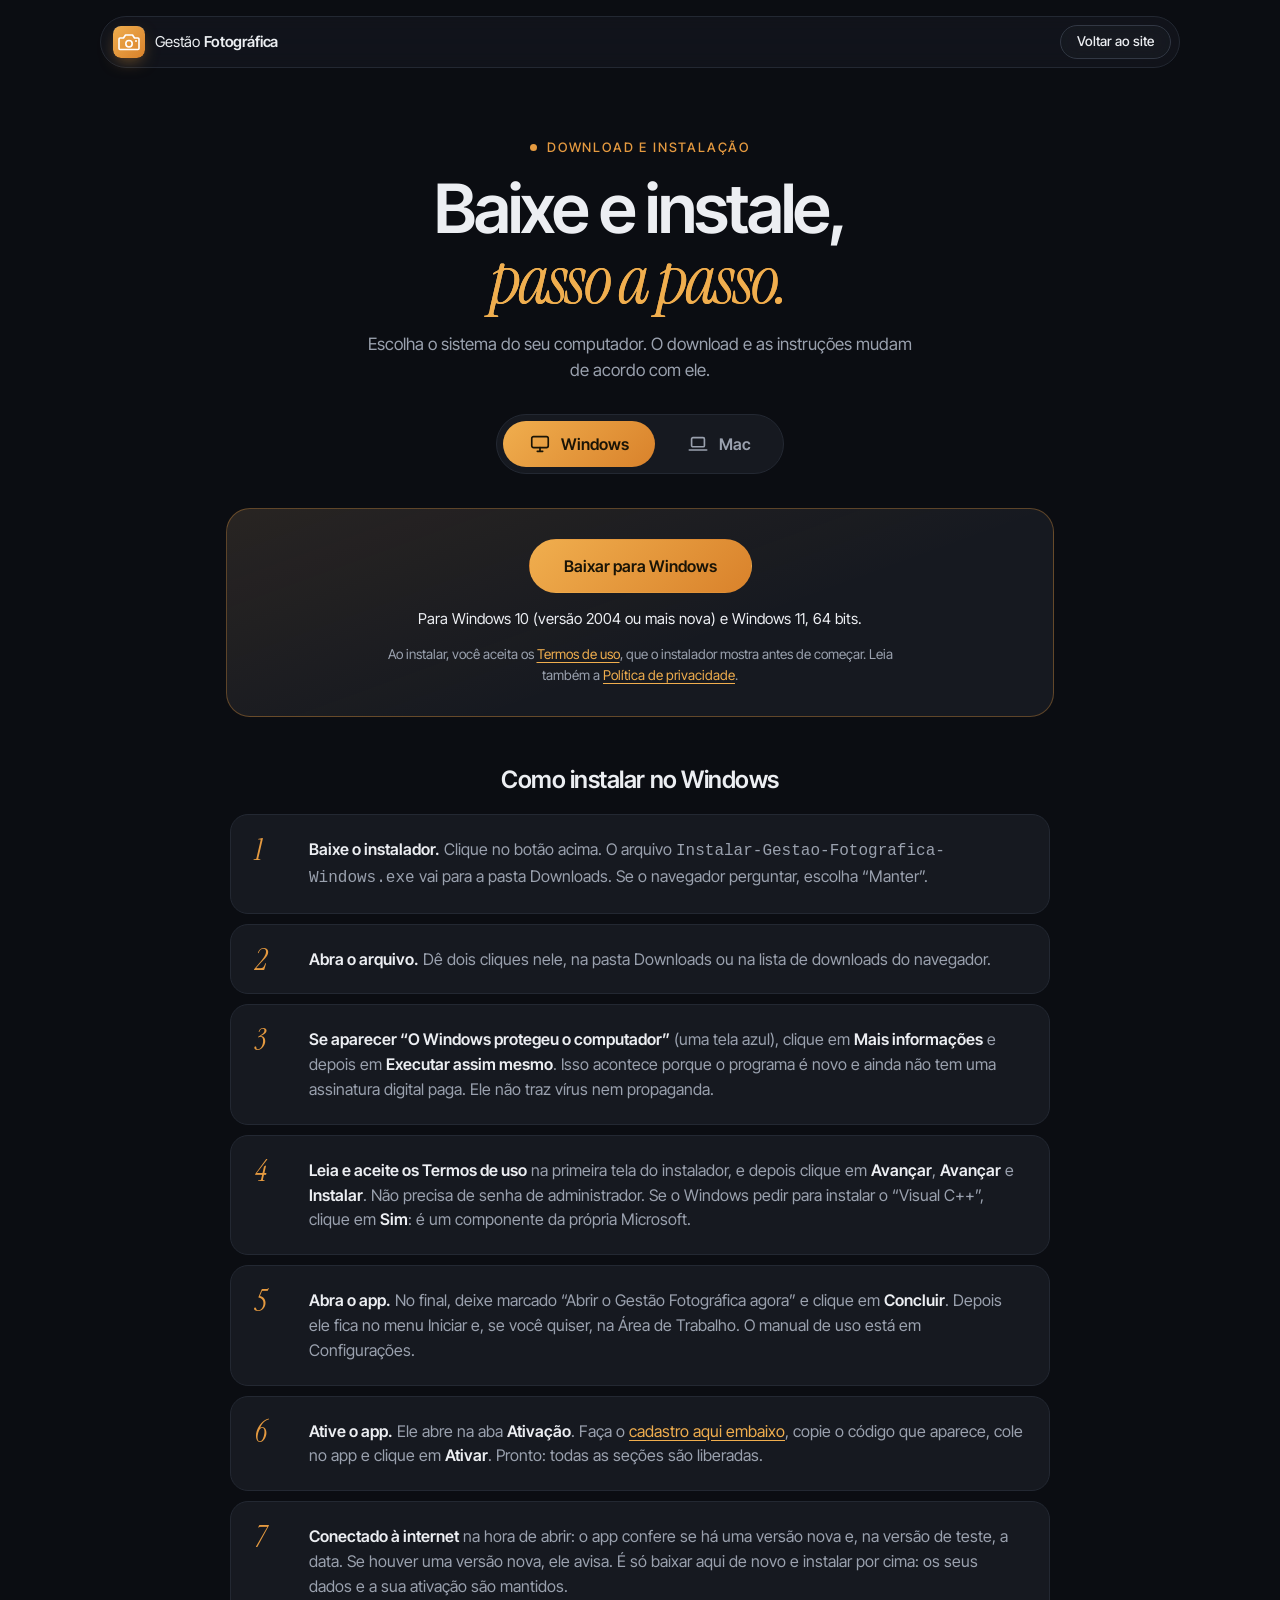
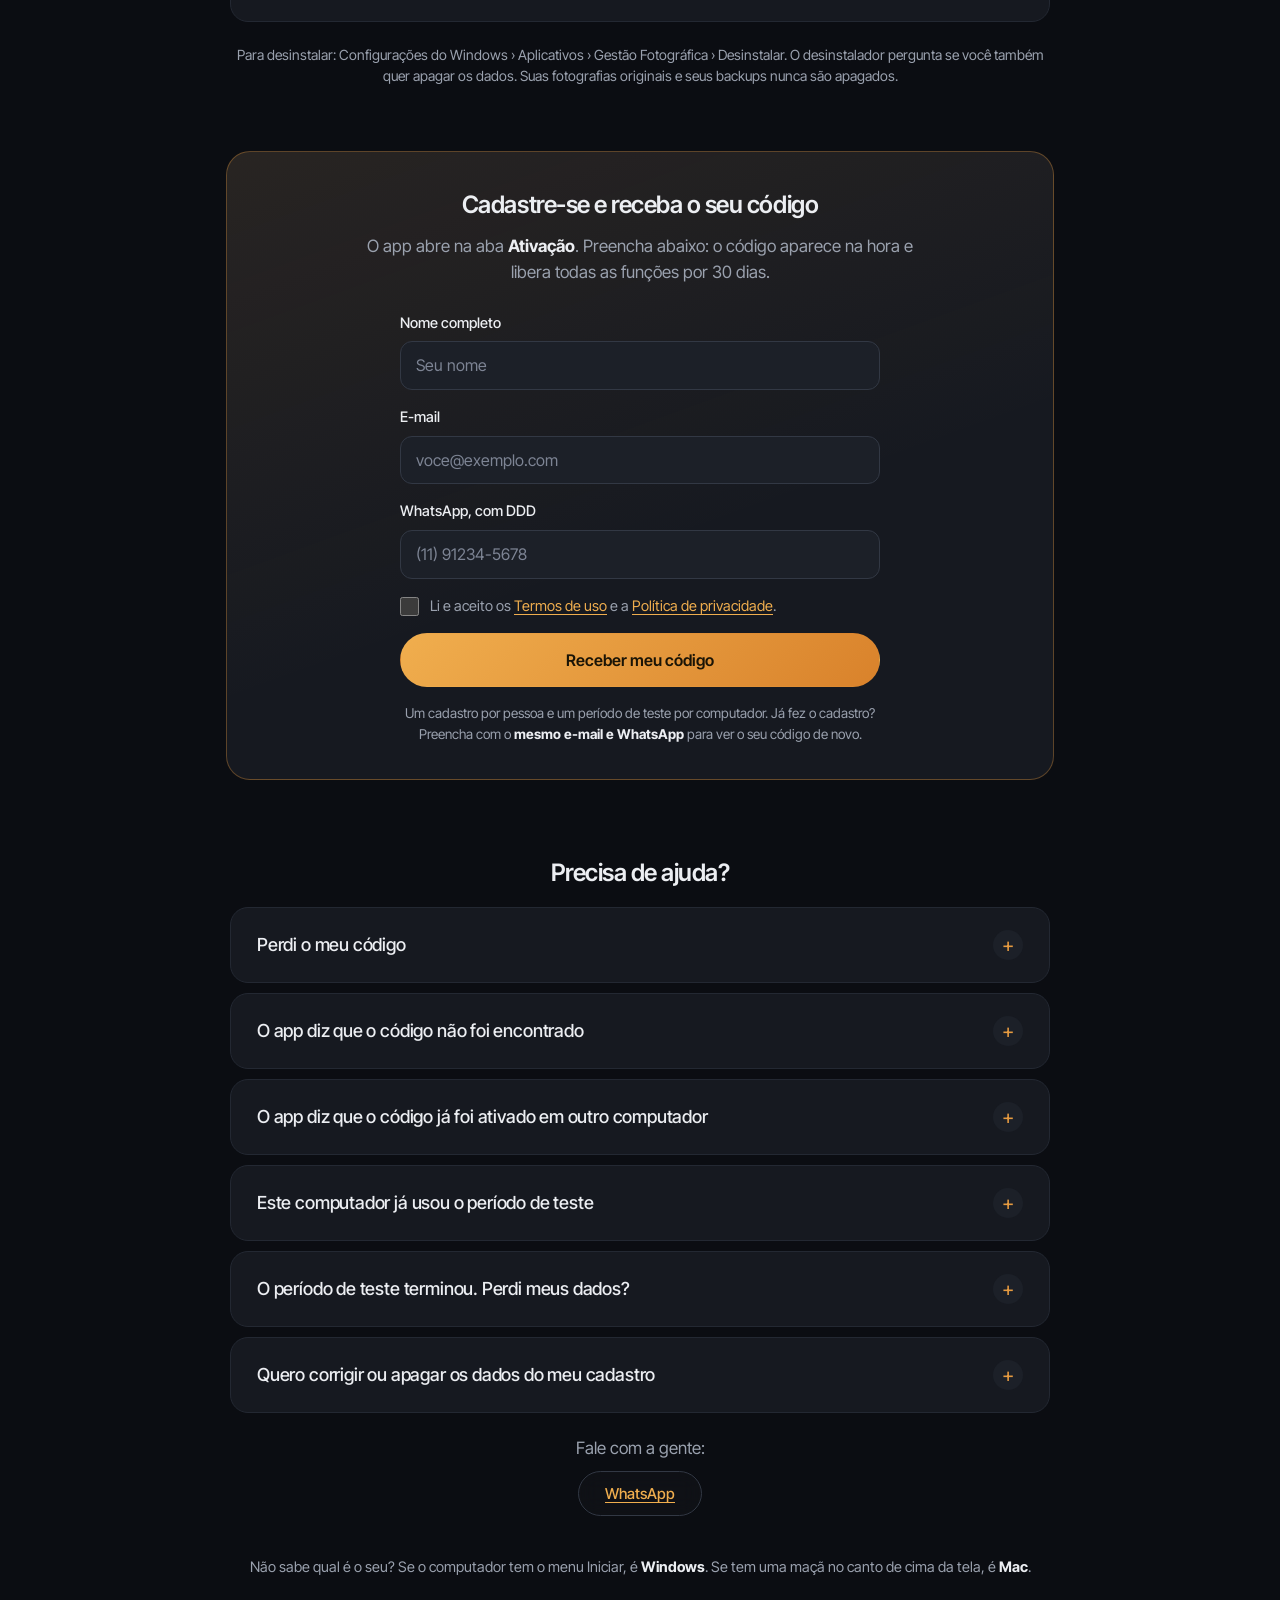
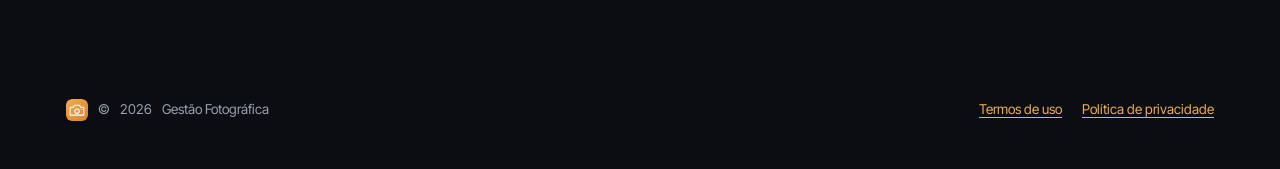
<file: baixar.html>
<!doctype html>
<html lang="pt-BR">
<head>
  <meta charset="utf-8">
  <meta name="viewport" content="width=device-width, initial-scale=1">
  <title>Baixar e instalar — Gestão Fotográfica</title>
  <meta name="description" content="Baixe o Gestão Fotográfica para Windows ou para Mac, veja o passo a passo da instalação e receba o código de ativação.">
  <meta name="theme-color" content="#0E1015">
  <link rel="icon" href="logo.svg" type="image/svg+xml">
  <link rel="preload" href="fontes/inter-tight.woff2" as="font" type="font/woff2" crossorigin>
  <link rel="stylesheet" href="styles.css">
</head>
<body>
  <header class="nav scrolled">
    <a href="index.html" class="brand" aria-label="Gestão Fotográfica — início">
      <img src="logo.svg" alt="" class="brand-mark" width="32" height="32">
      <span>Gestão <b>Fotográfica</b></span>
    </a>
    <a href="index.html" class="btn btn-sm btn-ghost">Voltar ao site</a>
  </header>

  <!-- O instalador de cada sistema vem sempre da última release do GitHub (baixar.js). Trocar o repositório só aqui. -->
  <!-- data-servidor: o mesmo endereço de Licenciamento.UrlServidor no app. data-whatsapp (só números, com 55 e DDD) e data-email: contato de suporte. -->
  <main class="baixar" id="baixar" data-repo="MartinsChav4uM/gestao-fotografica"
        data-servidor="https://script.google.com/macros/s/AKfycbxzWLBARTO9brECulIx_bAp-6HMds5nYkbF-ahSM4m9qMTvlIq1aw7CsY2MQRAYHcun5Q/exec"
        data-whatsapp="5512981957946" data-email="">
    <header class="baixar-topo">
      <p class="eyebrow"><span class="dot"></span> Download e instalação</p>
      <h1>Baixe e instale,<br><em>passo a passo.</em></h1>
      <p class="baixar-sub">Escolha o sistema do seu computador. O download e as instruções mudam de acordo com ele.</p>

      <div class="so-abas" role="tablist" aria-label="Sistema do computador">
        <button type="button" role="tab" id="aba-windows" aria-controls="painel-windows" aria-selected="true" data-so="windows">
          <svg viewBox="0 0 24 24" aria-hidden="true"><rect x="3" y="4" width="18" height="12" rx="2"/><path d="M9 20h6M12 16v4"/></svg>
          Windows
        </button>
        <button type="button" role="tab" id="aba-mac" aria-controls="painel-mac" aria-selected="false" data-so="mac" tabindex="-1">
          <svg viewBox="0 0 24 24" aria-hidden="true"><rect x="5" y="5" width="14" height="10" rx="1.5"/><path d="M2.5 18.5h19"/></svg>
          Mac
        </button>
      </div>
    </header>

    <!-- ================= WINDOWS ================= -->
    <section class="so-painel" id="painel-windows" role="tabpanel" aria-labelledby="aba-windows" data-so="windows">
      <div class="download" data-arquivo="Instalar-Gestao-Fotografica-Windows.exe">
        <a class="btn btn-accent btn-lg" data-botao href="#" aria-disabled="true">Procurando a versão mais recente...</a>
        <p class="download-info" data-info aria-live="polite">Para Windows 10 (versão 2004 ou mais nova) e Windows 11, 64 bits.</p>
        <p class="download-legal">Ao instalar, você aceita os <a href="termos.html">Termos de uso</a>, que o instalador mostra antes de começar. Leia também a <a href="privacidade.html">Política de privacidade</a>.</p>
      </div>

      <h2 class="baixar-h2">Como instalar no Windows</h2>
      <ol class="install-steps">
        <li><b>Baixe o instalador.</b> Clique no botão acima. O arquivo <code>Instalar-Gestao-Fotografica-Windows.exe</code> vai para a pasta Downloads. Se o navegador perguntar, escolha “Manter”.</li>
        <li><b>Abra o arquivo.</b> Dê dois cliques nele, na pasta Downloads ou na lista de downloads do navegador.</li>
        <li><b>Se aparecer “O Windows protegeu o computador”</b> (uma tela azul), clique em <b>Mais informações</b> e depois em <b>Executar assim mesmo</b>. Isso acontece porque o programa é novo e ainda não tem uma assinatura digital paga. Ele não traz vírus nem propaganda.</li>
        <li><b>Leia e aceite os Termos de uso</b> na primeira tela do instalador, e depois clique em <b>Avançar</b>, <b>Avançar</b> e <b>Instalar</b>. Não precisa de senha de administrador. Se o Windows pedir para instalar o “Visual C++”, clique em <b>Sim</b>: é um componente da própria Microsoft.</li>
        <li><b>Abra o app.</b> No final, deixe marcado “Abrir o Gestão Fotográfica agora” e clique em <b>Concluir</b>. Depois ele fica no menu Iniciar e, se você quiser, na Área de Trabalho. O manual de uso está em Configurações.</li>
        <li><b>Ative o app.</b> Ele abre na aba <b>Ativação</b>. Faça o <a href="#cadastro">cadastro aqui embaixo</a>, copie o código que aparece, cole no app e clique em <b>Ativar</b>. Pronto: todas as seções são liberadas.</li>
        <li><b>Conectado à internet</b> na hora de abrir: o app confere se há uma versão nova e, na versão de teste, a data. Se houver uma versão nova, ele avisa. É só baixar aqui de novo e instalar por cima: os seus dados e a sua ativação são mantidos.</li>
      </ol>
      <p class="install-note">Para desinstalar: Configurações do Windows › Aplicativos › Gestão Fotográfica › Desinstalar. O desinstalador pergunta se você também quer apagar os dados. Suas fotografias originais e seus backups nunca são apagados.</p>
    </section>

    <!-- ================= MAC ================= -->
    <section class="so-painel" id="painel-mac" role="tabpanel" aria-labelledby="aba-mac" data-so="mac" hidden>
      <div class="download" data-arquivo="Instalar-Gestao-Fotografica-Mac.dmg">
        <a class="btn btn-accent btn-lg" data-botao href="#" aria-disabled="true">Procurando a versão mais recente...</a>
        <p class="download-info" data-info aria-live="polite">Para macOS 12 ou mais novo. O mesmo arquivo serve para Macs com chip Apple (M1 ou mais novo) e com Intel.</p>
        <p class="download-legal">Ao instalar, você aceita os <a href="termos.html">Termos de uso</a>. Leia também a <a href="privacidade.html">Política de privacidade</a>.</p>
      </div>

      <h2 class="baixar-h2">Como instalar no Mac</h2>
      <ol class="install-steps">
        <li><b>Baixe o instalador.</b> Clique no botão acima. O arquivo <code>Instalar-Gestao-Fotografica-Mac.dmg</code> vai para a pasta Transferências (Downloads). Se o Safari perguntar se pode baixar deste site, clique em <b>Permitir</b>.</li>
        <li><b>Abra o arquivo.</b> Dê dois cliques nele. Abre uma janela com o ícone do <b>Gestão Fotográfica</b> e a pasta <b>Aplicativos</b>.</li>
        <li><b>Arraste o Gestão Fotográfica para a pasta Aplicativos</b>, nessa mesma janela. Pronto: está instalado. Pode fechar a janela.
          <div class="arraste" aria-hidden="true">
            <span class="arraste-app"><img src="logo.svg" alt="" width="46" height="46"><small>Gestão Fotográfica</small></span>
            <span class="arraste-seta">⟶</span>
            <span class="arraste-pasta"><i></i><small>Aplicativos</small></span>
          </div>
        </li>
        <li><b>Abra o app pela primeira vez.</b> Vá em Aplicativos (ou no Launchpad) e dê dois cliques no Gestão Fotográfica. O Mac mostra um aviso dizendo que <b>não pôde verificar o aplicativo</b>. Isso é normal: o app não é distribuído pela App Store. Clique em <b>OK</b> (ou <b>Concluído</b>). <b>Não</b> clique em “Mover para o Lixo”.</li>
        <li><b>Libere o app, uma vez só.</b> Abra o menu da maçã › <b>Ajustes do Sistema</b> › <b>Privacidade e Segurança</b> e role até o fim da tela. Vai estar escrito que o “Gestão Fotográfica” foi bloqueado. Clique em <b>Abrir Mesmo Assim</b>, confirme com a sua senha ou Touch ID e clique em <b>Abrir</b>.
          <span class="passo-extra">No macOS 14 ou mais antigo também dá para fazer assim: clique no app com o botão direito (ou Control + clique), escolha <b>Abrir</b> e depois <b>Abrir</b> de novo.</span>
        </li>
        <li><b>Permita o acesso às suas pastas.</b> Quando você importar fotos, o Mac pode perguntar se o Gestão Fotográfica pode acessar a pasta Documentos, a Mesa ou um cartão de memória. Clique em <b>Permitir</b>: é assim que o app enxerga as suas fotos. Ele nunca move nem apaga os arquivos ao importar.</li>
        <li><b>Ative o app.</b> Ele abre na aba <b>Ativação</b>. Faça o <a href="#cadastro">cadastro aqui embaixo</a>, copie o código que aparece, cole no app e clique em <b>Ativar</b>. Pronto: todas as seções são liberadas.</li>
        <li><b>Conectado à internet</b> na hora de abrir: o app confere se há uma versão nova e, na versão de teste, a data. Se houver uma versão nova, ele avisa. É só baixar aqui de novo e arrastar para Aplicativos, escolhendo <b>Substituir</b>: os seus dados e a sua ativação são mantidos.</li>
      </ol>
      <p class="install-note">Para desinstalar: feche o app e arraste o Gestão Fotográfica da pasta Aplicativos para o Lixo. Os seus dados não são apagados por isso (para apagar, use antes “Restaurar o aplicativo”, em Configurações). Suas fotografias originais e seus backups nunca são apagados.</p>
    </section>

    <!-- ================= CADASTRO E CÓDIGO DE ATIVAÇÃO ================= -->
    <section class="cadastro" id="cadastro" aria-labelledby="cadastro-titulo">
      <h2 class="baixar-h2" id="cadastro-titulo">Cadastre-se e receba o seu código</h2>
      <p class="cadastro-sub">O app abre na aba <b>Ativação</b>. Preencha abaixo: o código aparece na hora e libera todas as funções por 30 dias.</p>

      <form class="cadastro-form" id="form-cadastro" novalidate>
        <label class="campo">
          <span>Nome completo</span>
          <input name="nome" type="text" autocomplete="name" maxlength="100" required placeholder="Seu nome">
        </label>
        <label class="campo">
          <span>E-mail</span>
          <input name="email" type="email" autocomplete="email" inputmode="email" maxlength="120" required placeholder="voce@exemplo.com">
        </label>
        <label class="campo">
          <span>WhatsApp, com DDD</span>
          <input name="whatsapp" type="tel" autocomplete="tel-national" inputmode="tel" maxlength="20" required placeholder="(11) 91234-5678">
        </label>
        <label class="aceite">
          <input name="aceite" type="checkbox" required>
          <span>Li e aceito os <a href="termos.html" target="_blank" rel="noopener">Termos de uso</a> e a <a href="privacidade.html" target="_blank" rel="noopener">Política de privacidade</a>.</span>
        </label>
        <p class="form-erro" id="form-erro" role="alert" hidden></p>
        <button class="btn btn-accent btn-lg" type="submit" id="form-enviar">Receber meu código</button>
        <p class="form-nota">Um cadastro por pessoa e um período de teste por computador. Já fez o cadastro? Preencha com o <b>mesmo e-mail e WhatsApp</b> para ver o seu código de novo.</p>
      </form>

      <div class="codigo-pronto" id="codigo-pronto" tabindex="-1" hidden>
        <p class="codigo-rotulo">Seu código de ativação</p>
        <div class="codigo-caixa">
          <code id="codigo"></code>
          <button type="button" class="btn btn-sm btn-ghost" id="copiar">Copiar</button>
        </div>
        <p class="codigo-aviso" id="codigo-aviso" hidden></p>
        <ol class="codigo-passos">
          <li>Abra o Gestão Fotográfica. Se ainda não instalou, use o botão de download lá em cima.</li>
          <li>Na aba <b>Ativação</b>, cole o código no campo e clique em <b>Ativar</b>.</li>
          <li>Pronto: todas as seções são liberadas.</li>
        </ol>
        <p class="form-nota">Ative no computador em que você vai usar o app: cada código vale para um computador. Guarde o código. Se perder, é só preencher o cadastro de novo com os mesmos dados.</p>
      </div>
    </section>

    <!-- ================= AJUDA ================= -->
    <section class="faq ajuda" id="ajuda" aria-labelledby="ajuda-titulo">
      <h2 class="baixar-h2" id="ajuda-titulo">Precisa de ajuda?</h2>
      <div class="faq-list">
        <details>
          <summary>Perdi o meu código</summary>
          <p>Preencha o <a href="#cadastro">cadastro</a> de novo com o mesmo e-mail e o mesmo WhatsApp. O site mostra o mesmo código. Se o app já foi ativado, ele continua ativado: o código só é pedido uma vez.</p>
        </details>
        <details>
          <summary>O app diz que o código não foi encontrado</summary>
          <p>Use o botão <b>Copiar</b> do site e cole no app, para não errar nenhuma letra. O código começa com <b>GF-</b> e tem letras e números. Confira também se o computador está conectado à internet.</p>
        </details>
        <details>
          <summary>O app diz que o código já foi ativado em outro computador</summary>
          <p>Cada código vale para um computador. Se você trocou de computador ou formatou o Windows ou o Mac, fale com a gente e informe a <b>identificação do computador</b> que aparece no fim da aba Ativação. Nós liberamos o código para o computador novo.</p>
        </details>
        <details>
          <summary>Este computador já usou o período de teste</summary>
          <p>Cada computador tem direito a um período de teste, mesmo com outro cadastro. Para continuar usando, fale com a gente sobre a versão completa.</p>
        </details>
        <details>
          <summary>O período de teste terminou. Perdi meus dados?</summary>
          <p>Não. Vendas, despesas, clientes e o catálogo de fotos continuam guardados no seu computador. Com o código da versão completa, colado na mesma aba Ativação, tudo volta a funcionar com os mesmos dados.</p>
        </details>
        <details>
          <summary>Quero corrigir ou apagar os dados do meu cadastro</summary>
          <p>Fale com a gente pelo contato abaixo, com o e-mail usado no cadastro. Veja os seus direitos na <a href="privacidade.html">Política de privacidade</a>.</p>
        </details>
      </div>
      <div class="contato" id="contato">
        <p>Fale com a gente:</p>
        <div class="contato-botoes" id="contato-botoes"></div>
      </div>
    </section>

    <p class="baixar-ajuda">Não sabe qual é o seu? Se o computador tem o menu Iniciar, é <b>Windows</b>. Se tem uma maçã no canto de cima da tela, é <b>Mac</b>.</p>
  </main>

  <footer class="foot">
    <span class="foot-brand"><img src="logo.svg" alt="" width="22" height="22"> © <span id="year"></span> Gestão Fotográfica</span>
    <nav class="foot-links" aria-label="Informações legais">
      <a href="termos.html">Termos de uso</a>
      <a href="privacidade.html">Política de privacidade</a>
    </nav>
  </footer>

  <script src="baixar.js"></script>
</body>
</html>
</file>
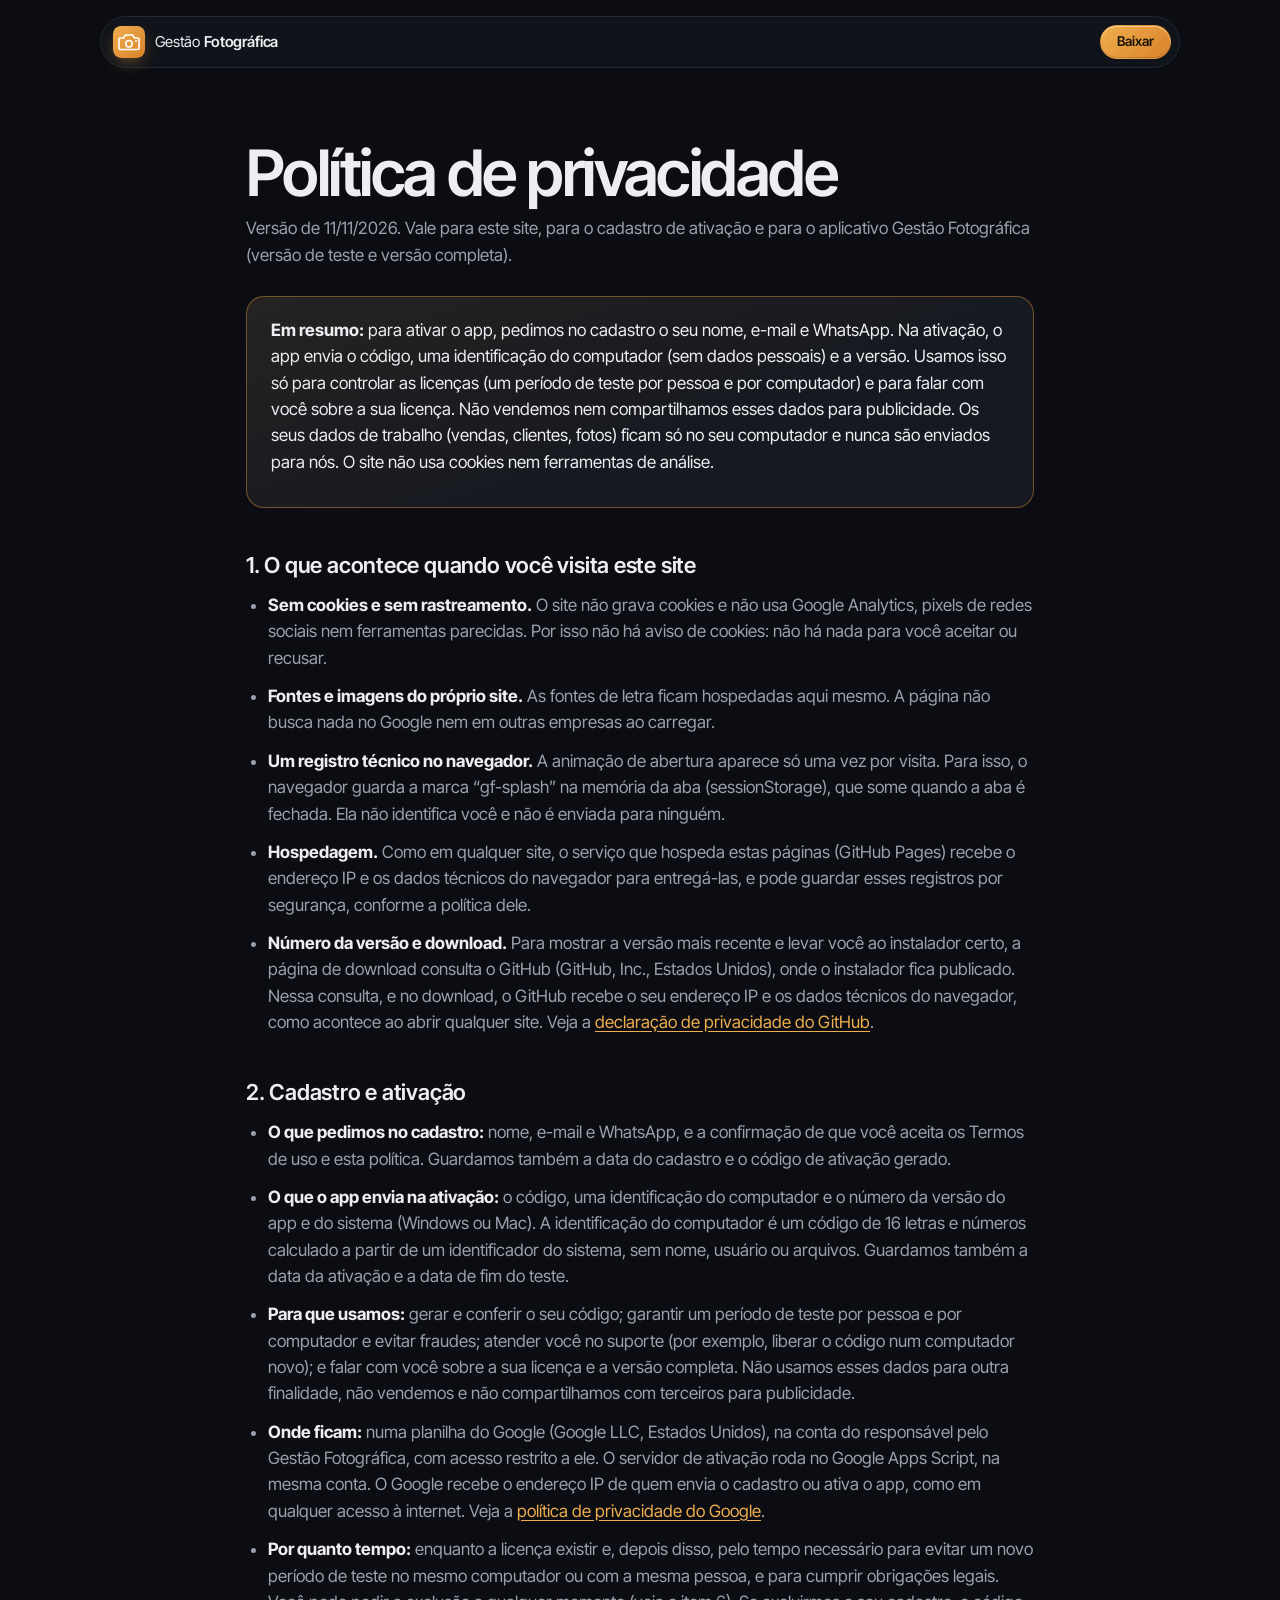
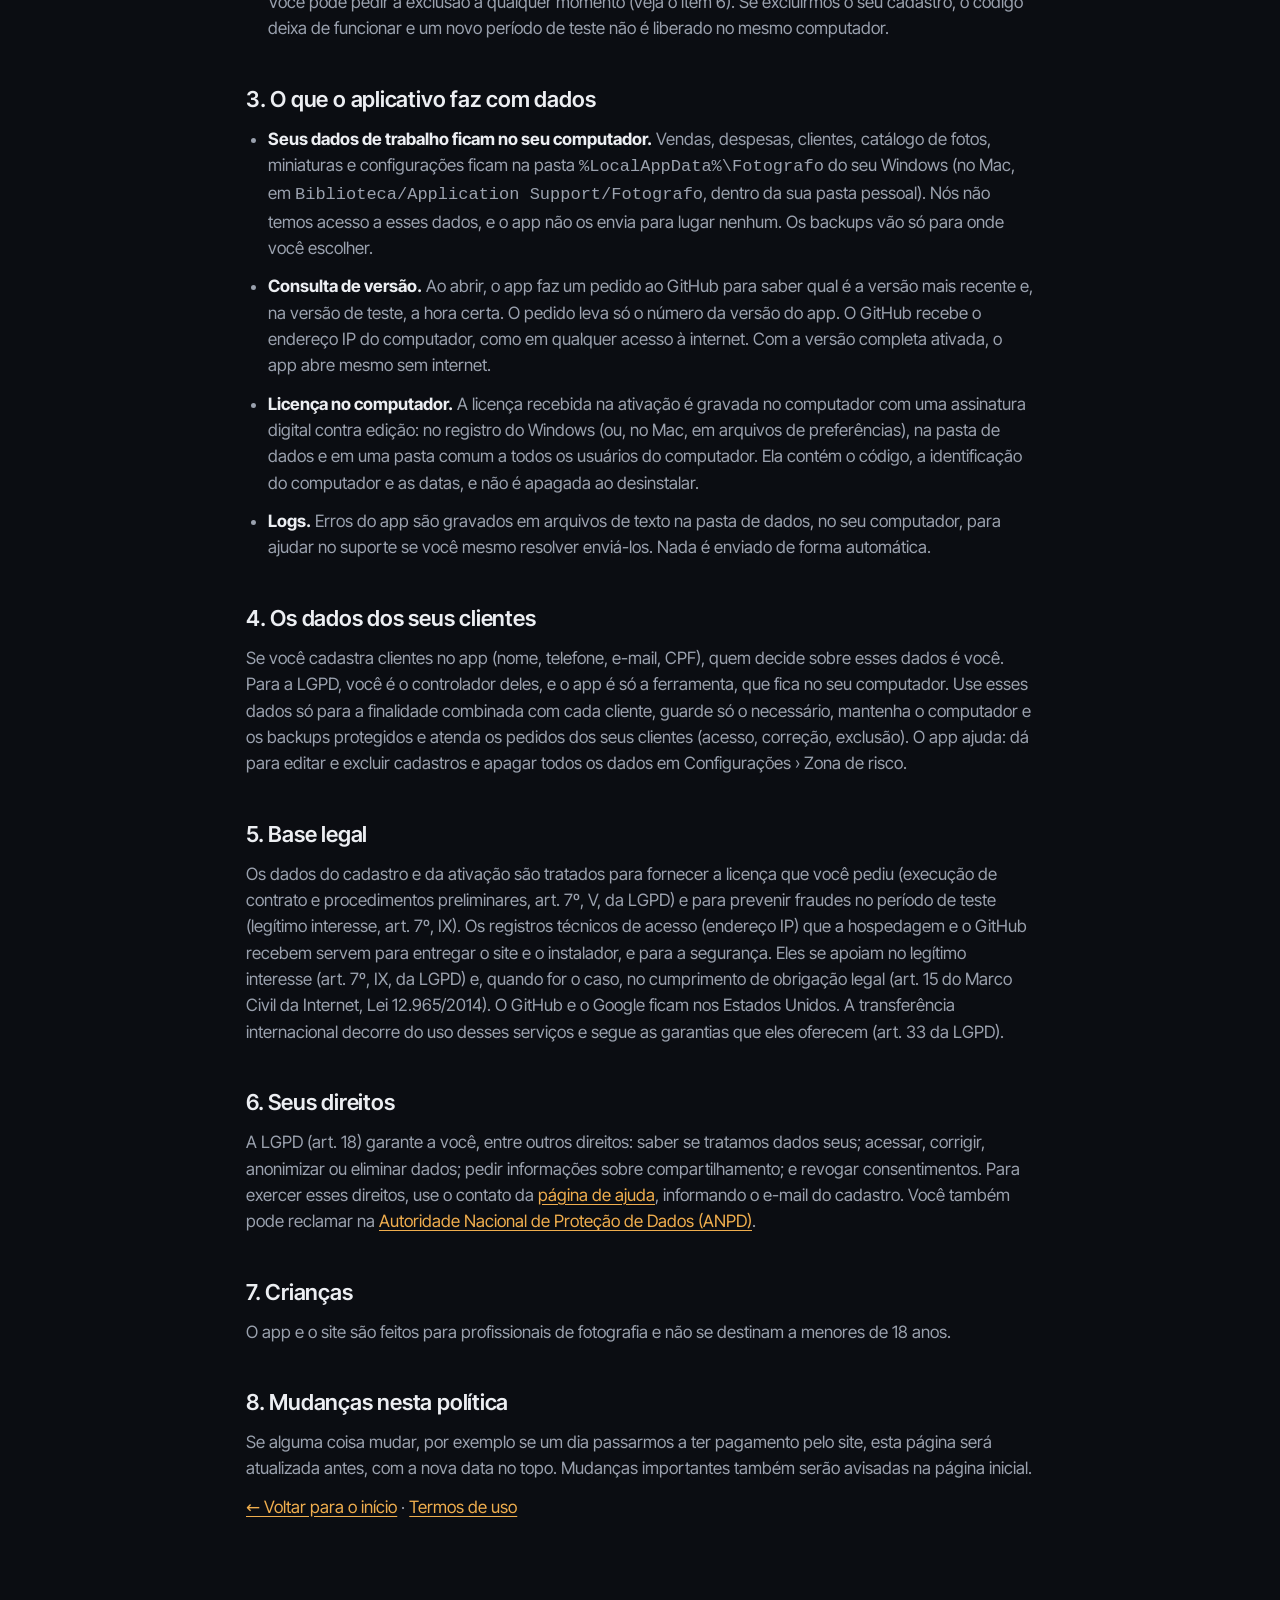
<file: privacidade.html>
<!doctype html>
<html lang="pt-BR">
<head>
  <meta charset="utf-8">
  <meta name="viewport" content="width=device-width, initial-scale=1">
  <title>Política de privacidade — Gestão Fotográfica</title>
  <meta name="description" content="Como o site e o aplicativo Gestão Fotográfica tratam dados pessoais, conforme a LGPD.">
  <meta name="theme-color" content="#0E1015">
  <link rel="icon" href="logo.svg" type="image/svg+xml">
  <link rel="stylesheet" href="styles.css">
</head>
<body>
  <header class="nav scrolled">
    <a href="index.html" class="brand" aria-label="Gestão Fotográfica — início">
      <img src="logo.svg" alt="" class="brand-mark" width="32" height="32">
      <span>Gestão <b>Fotográfica</b></span>
    </a>
    <a href="index.html#teste" class="btn btn-sm btn-accent">Baixar</a>
  </header>

  <main class="legal">
    <h1>Política de privacidade</h1>
    <p>Versão de 11/11/2026. Vale para este site, para o cadastro de ativação e para o aplicativo Gestão Fotográfica (versão de teste e versão completa).</p>

    <div class="resumo">
      <p><b>Em resumo:</b> para ativar o app, pedimos no cadastro o seu nome, e-mail e WhatsApp. Na ativação, o app envia o código, uma identificação do computador (sem dados pessoais) e a versão. Usamos isso só para controlar as licenças (um período de teste por pessoa e por computador) e para falar com você sobre a sua licença. Não vendemos nem compartilhamos esses dados para publicidade. Os seus dados de trabalho (vendas, clientes, fotos) ficam só no seu computador e nunca são enviados para nós. O site não usa cookies nem ferramentas de análise.</p>
    </div>

    <h2>1. O que acontece quando você visita este site</h2>
    <ul>
      <li><b>Sem cookies e sem rastreamento.</b> O site não grava cookies e não usa Google Analytics, pixels de redes sociais nem ferramentas parecidas. Por isso não há aviso de cookies: não há nada para você aceitar ou recusar.</li>
      <li><b>Fontes e imagens do próprio site.</b> As fontes de letra ficam hospedadas aqui mesmo. A página não busca nada no Google nem em outras empresas ao carregar.</li>
      <li><b>Um registro técnico no navegador.</b> A animação de abertura aparece só uma vez por visita. Para isso, o navegador guarda a marca “gf-splash” na memória da aba (sessionStorage), que some quando a aba é fechada. Ela não identifica você e não é enviada para ninguém.</li>
      <li><b>Hospedagem.</b> Como em qualquer site, o serviço que hospeda estas páginas (GitHub Pages) recebe o endereço IP e os dados técnicos do navegador para entregá-las, e pode guardar esses registros por segurança, conforme a política dele.</li>
      <li><b>Número da versão e download.</b> Para mostrar a versão mais recente e levar você ao instalador certo, a página de download consulta o GitHub (GitHub, Inc., Estados Unidos), onde o instalador fica publicado. Nessa consulta, e no download, o GitHub recebe o seu endereço IP e os dados técnicos do navegador, como acontece ao abrir qualquer site. Veja a <a href="https://docs.github.com/pt/site-policy/privacy-policies/github-general-privacy-statement" rel="noopener">declaração de privacidade do GitHub</a>.</li>
    </ul>

    <h2>2. Cadastro e ativação</h2>
    <ul>
      <li><b>O que pedimos no cadastro:</b> nome, e-mail e WhatsApp, e a confirmação de que você aceita os Termos de uso e esta política. Guardamos também a data do cadastro e o código de ativação gerado.</li>
      <li><b>O que o app envia na ativação:</b> o código, uma identificação do computador e o número da versão do app e do sistema (Windows ou Mac). A identificação do computador é um código de 16 letras e números calculado a partir de um identificador do sistema, sem nome, usuário ou arquivos. Guardamos também a data da ativação e a data de fim do teste.</li>
      <li><b>Para que usamos:</b> gerar e conferir o seu código; garantir um período de teste por pessoa e por computador e evitar fraudes; atender você no suporte (por exemplo, liberar o código num computador novo); e falar com você sobre a sua licença e a versão completa. Não usamos esses dados para outra finalidade, não vendemos e não compartilhamos com terceiros para publicidade.</li>
      <li><b>Onde ficam:</b> numa planilha do Google (Google LLC, Estados Unidos), na conta do responsável pelo Gestão Fotográfica, com acesso restrito a ele. O servidor de ativação roda no Google Apps Script, na mesma conta. O Google recebe o endereço IP de quem envia o cadastro ou ativa o app, como em qualquer acesso à internet. Veja a <a href="https://policies.google.com/privacy?hl=pt-BR" rel="noopener">política de privacidade do Google</a>.</li>
      <li><b>Por quanto tempo:</b> enquanto a licença existir e, depois disso, pelo tempo necessário para evitar um novo período de teste no mesmo computador ou com a mesma pessoa, e para cumprir obrigações legais. Você pode pedir a exclusão a qualquer momento (veja o item 6). Se excluirmos o seu cadastro, o código deixa de funcionar e um novo período de teste não é liberado no mesmo computador.</li>
    </ul>

    <h2>3. O que o aplicativo faz com dados</h2>
    <ul>
      <li><b>Seus dados de trabalho ficam no seu computador.</b> Vendas, despesas, clientes, catálogo de fotos, miniaturas e configurações ficam na pasta <code>%LocalAppData%\Fotografo</code> do seu Windows (no Mac, em <code>Biblioteca/Application Support/Fotografo</code>, dentro da sua pasta pessoal). Nós não temos acesso a esses dados, e o app não os envia para lugar nenhum. Os backups vão só para onde você escolher.</li>
      <li><b>Consulta de versão.</b> Ao abrir, o app faz um pedido ao GitHub para saber qual é a versão mais recente e, na versão de teste, a hora certa. O pedido leva só o número da versão do app. O GitHub recebe o endereço IP do computador, como em qualquer acesso à internet. Com a versão completa ativada, o app abre mesmo sem internet.</li>
      <li><b>Licença no computador.</b> A licença recebida na ativação é gravada no computador com uma assinatura digital contra edição: no registro do Windows (ou, no Mac, em arquivos de preferências), na pasta de dados e em uma pasta comum a todos os usuários do computador. Ela contém o código, a identificação do computador e as datas, e não é apagada ao desinstalar.</li>
      <li><b>Logs.</b> Erros do app são gravados em arquivos de texto na pasta de dados, no seu computador, para ajudar no suporte se você mesmo resolver enviá-los. Nada é enviado de forma automática.</li>
    </ul>

    <h2>4. Os dados dos seus clientes</h2>
    <p>Se você cadastra clientes no app (nome, telefone, e-mail, CPF), quem decide sobre esses dados é você. Para a LGPD, você é o controlador deles, e o app é só a ferramenta, que fica no seu computador. Use esses dados só para a finalidade combinada com cada cliente, guarde só o necessário, mantenha o computador e os backups protegidos e atenda os pedidos dos seus clientes (acesso, correção, exclusão). O app ajuda: dá para editar e excluir cadastros e apagar todos os dados em Configurações › Zona de risco.</p>

    <h2>5. Base legal</h2>
    <p>Os dados do cadastro e da ativação são tratados para fornecer a licença que você pediu (execução de contrato e procedimentos preliminares, art. 7º, V, da LGPD) e para prevenir fraudes no período de teste (legítimo interesse, art. 7º, IX). Os registros técnicos de acesso (endereço IP) que a hospedagem e o GitHub recebem servem para entregar o site e o instalador, e para a segurança. Eles se apoiam no legítimo interesse (art. 7º, IX, da LGPD) e, quando for o caso, no cumprimento de obrigação legal (art. 15 do Marco Civil da Internet, Lei 12.965/2014). O GitHub e o Google ficam nos Estados Unidos. A transferência internacional decorre do uso desses serviços e segue as garantias que eles oferecem (art. 33 da LGPD).</p>

    <h2>6. Seus direitos</h2>
    <p>A LGPD (art. 18) garante a você, entre outros direitos: saber se tratamos dados seus; acessar, corrigir, anonimizar ou eliminar dados; pedir informações sobre compartilhamento; e revogar consentimentos. Para exercer esses direitos, use o contato da <a href="baixar.html#ajuda">página de ajuda</a>, informando o e-mail do cadastro. Você também pode reclamar na <a href="https://www.gov.br/anpd" rel="noopener">Autoridade Nacional de Proteção de Dados (ANPD)</a>.</p>

    <h2>7. Crianças</h2>
    <p>O app e o site são feitos para profissionais de fotografia e não se destinam a menores de 18 anos.</p>

    <h2>8. Mudanças nesta política</h2>
    <p>Se alguma coisa mudar, por exemplo se um dia passarmos a ter pagamento pelo site, esta página será atualizada antes, com a nova data no topo. Mudanças importantes também serão avisadas na página inicial.</p>

    <p><a href="index.html">← Voltar para o início</a> · <a href="termos.html">Termos de uso</a></p>
  </main>
</body>
</html>
</file>
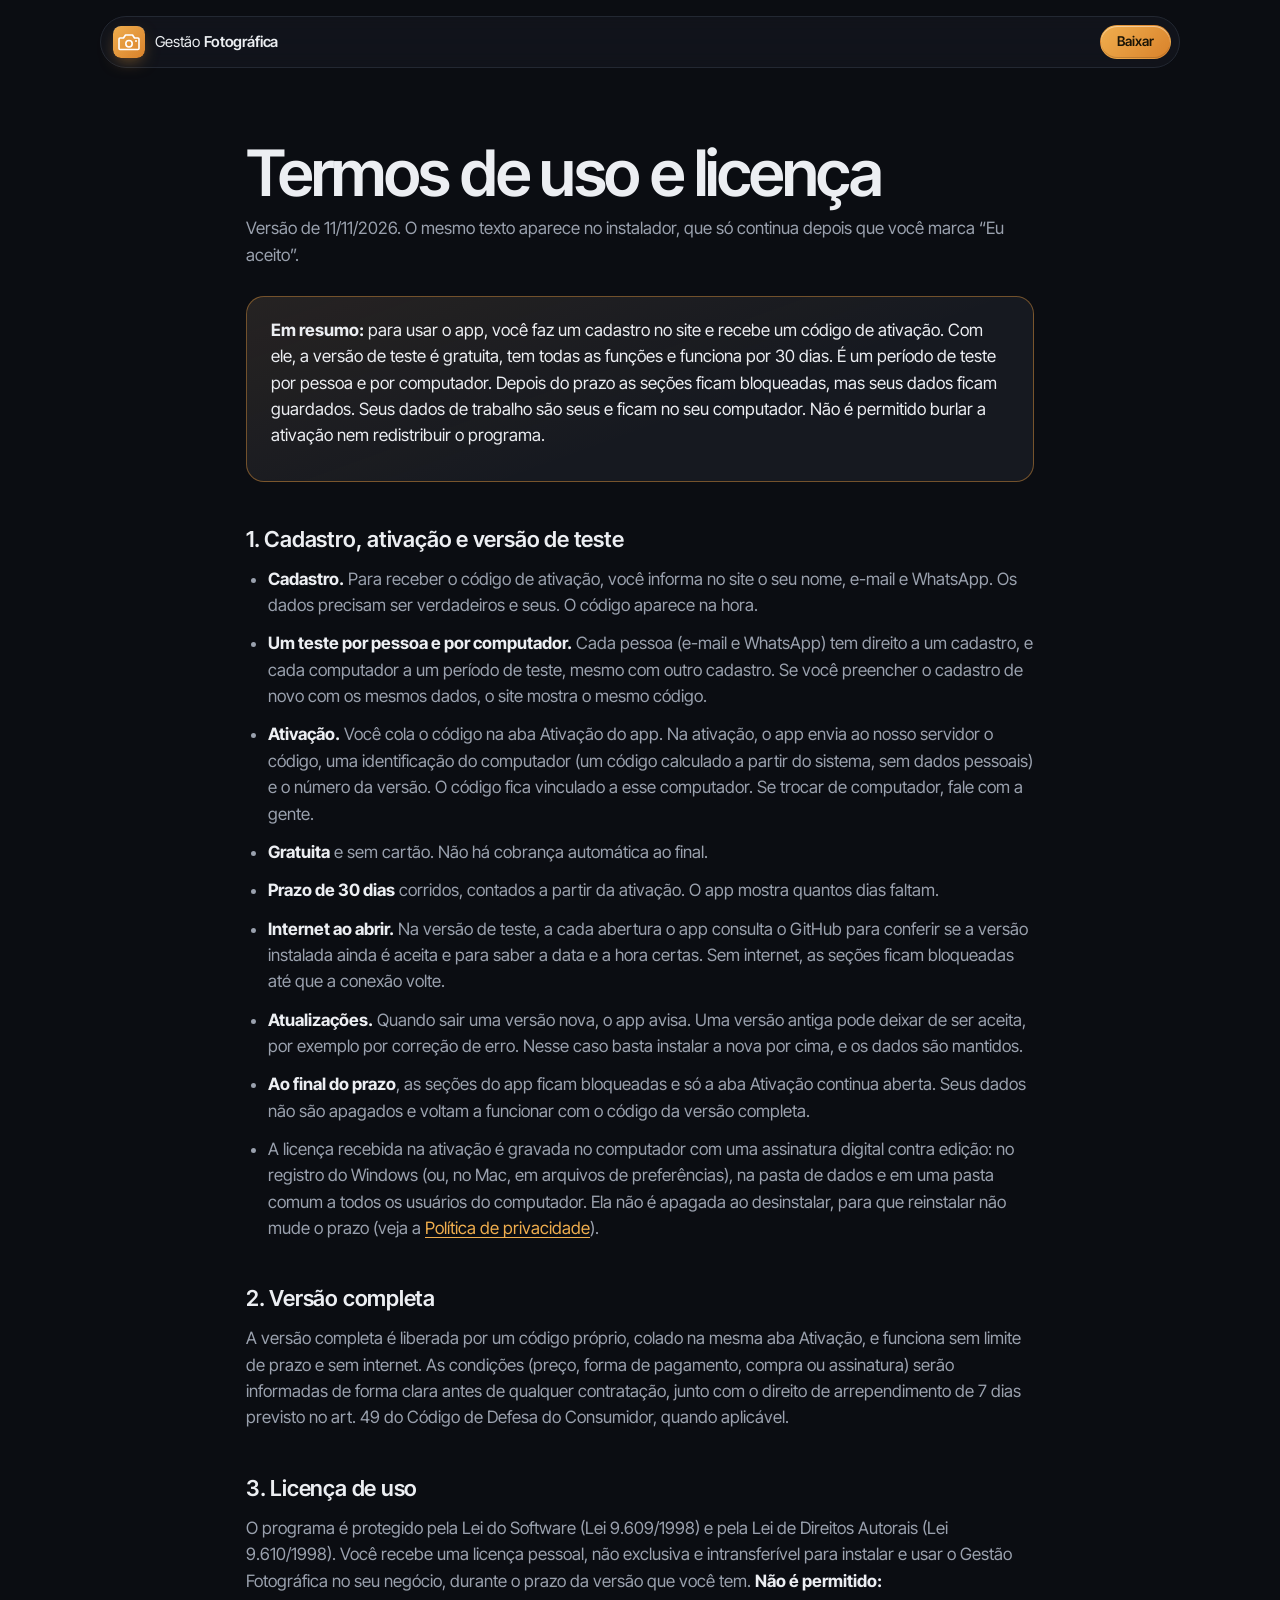
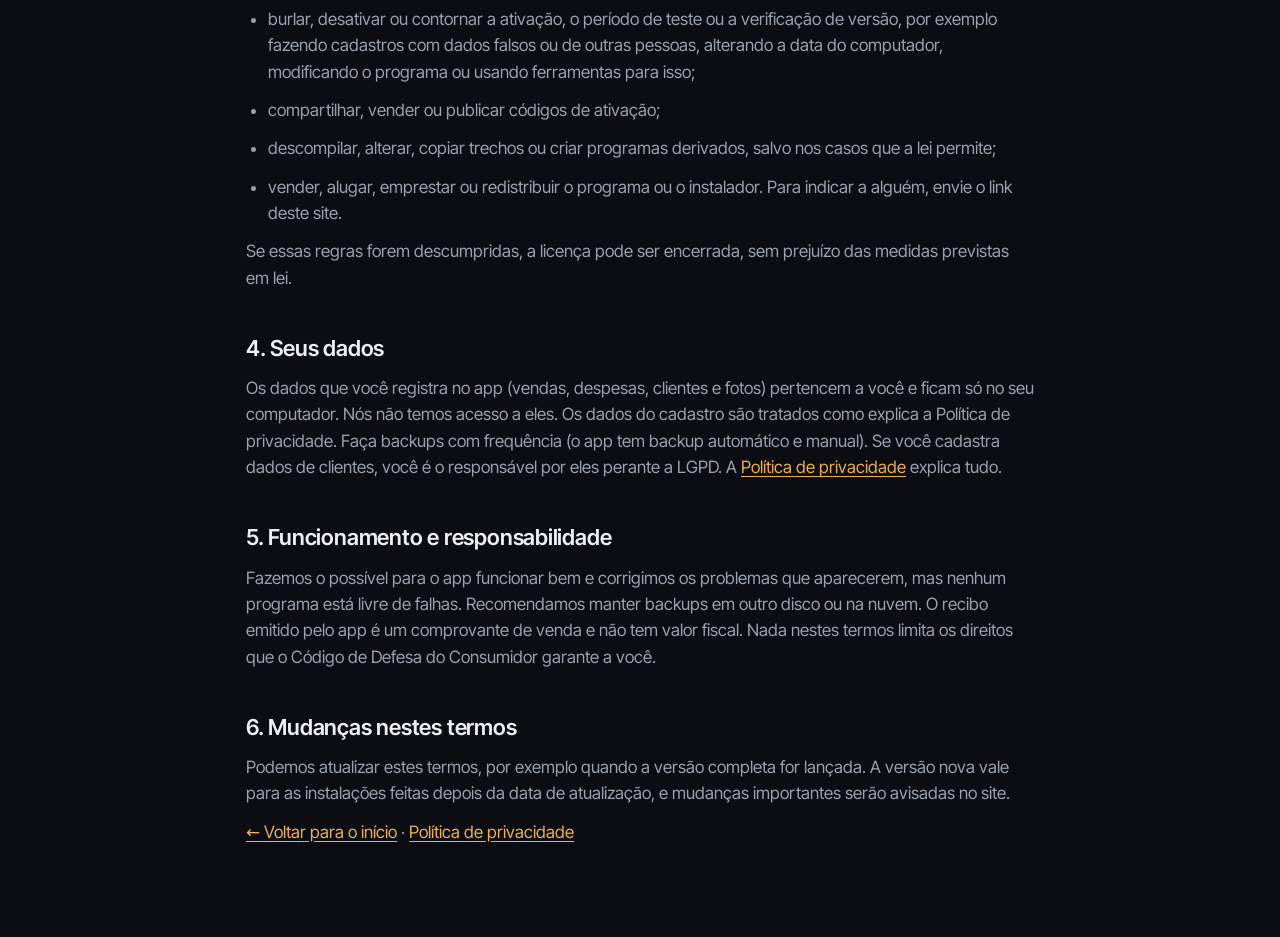
<file: termos.html>
<!doctype html>
<html lang="pt-BR">
<head>
  <meta charset="utf-8">
  <meta name="viewport" content="width=device-width, initial-scale=1">
  <title>Termos de uso — Gestão Fotográfica</title>
  <meta name="description" content="Termos de uso e licença do aplicativo Gestão Fotográfica: cadastro, ativação e versão de teste.">
  <meta name="theme-color" content="#0E1015">
  <link rel="icon" href="logo.svg" type="image/svg+xml">
  <link rel="stylesheet" href="styles.css">
</head>
<body>
  <header class="nav scrolled">
    <a href="index.html" class="brand" aria-label="Gestão Fotográfica — início">
      <img src="logo.svg" alt="" class="brand-mark" width="32" height="32">
      <span>Gestão <b>Fotográfica</b></span>
    </a>
    <a href="index.html#teste" class="btn btn-sm btn-accent">Baixar</a>
  </header>

  <main class="legal">
    <h1>Termos de uso e licença</h1>
    <p>Versão de 11/11/2026. O mesmo texto aparece no instalador, que só continua depois que você marca “Eu aceito”.</p>

    <div class="resumo">
      <p><b>Em resumo:</b> para usar o app, você faz um cadastro no site e recebe um código de ativação. Com ele, a versão de teste é gratuita, tem todas as funções e funciona por 30 dias. É um período de teste por pessoa e por computador. Depois do prazo as seções ficam bloqueadas, mas seus dados ficam guardados. Seus dados de trabalho são seus e ficam no seu computador. Não é permitido burlar a ativação nem redistribuir o programa.</p>
    </div>

    <h2>1. Cadastro, ativação e versão de teste</h2>
    <ul>
      <li><b>Cadastro.</b> Para receber o código de ativação, você informa no site o seu nome, e-mail e WhatsApp. Os dados precisam ser verdadeiros e seus. O código aparece na hora.</li>
      <li><b>Um teste por pessoa e por computador.</b> Cada pessoa (e-mail e WhatsApp) tem direito a um cadastro, e cada computador a um período de teste, mesmo com outro cadastro. Se você preencher o cadastro de novo com os mesmos dados, o site mostra o mesmo código.</li>
      <li><b>Ativação.</b> Você cola o código na aba Ativação do app. Na ativação, o app envia ao nosso servidor o código, uma identificação do computador (um código calculado a partir do sistema, sem dados pessoais) e o número da versão. O código fica vinculado a esse computador. Se trocar de computador, fale com a gente.</li>
      <li><b>Gratuita</b> e sem cartão. Não há cobrança automática ao final.</li>
      <li><b>Prazo de 30 dias</b> corridos, contados a partir da ativação. O app mostra quantos dias faltam.</li>
      <li><b>Internet ao abrir.</b> Na versão de teste, a cada abertura o app consulta o GitHub para conferir se a versão instalada ainda é aceita e para saber a data e a hora certas. Sem internet, as seções ficam bloqueadas até que a conexão volte.</li>
      <li><b>Atualizações.</b> Quando sair uma versão nova, o app avisa. Uma versão antiga pode deixar de ser aceita, por exemplo por correção de erro. Nesse caso basta instalar a nova por cima, e os dados são mantidos.</li>
      <li><b>Ao final do prazo</b>, as seções do app ficam bloqueadas e só a aba Ativação continua aberta. Seus dados não são apagados e voltam a funcionar com o código da versão completa.</li>
      <li>A licença recebida na ativação é gravada no computador com uma assinatura digital contra edição: no registro do Windows (ou, no Mac, em arquivos de preferências), na pasta de dados e em uma pasta comum a todos os usuários do computador. Ela não é apagada ao desinstalar, para que reinstalar não mude o prazo (veja a <a href="privacidade.html">Política de privacidade</a>).</li>
    </ul>

    <h2>2. Versão completa</h2>
    <p>A versão completa é liberada por um código próprio, colado na mesma aba Ativação, e funciona sem limite de prazo e sem internet. As condições (preço, forma de pagamento, compra ou assinatura) serão informadas de forma clara antes de qualquer contratação, junto com o direito de arrependimento de 7 dias previsto no art. 49 do Código de Defesa do Consumidor, quando aplicável.</p>

    <h2>3. Licença de uso</h2>
    <p>O programa é protegido pela Lei do Software (Lei 9.609/1998) e pela Lei de Direitos Autorais (Lei 9.610/1998). Você recebe uma licença pessoal, não exclusiva e intransferível para instalar e usar o Gestão Fotográfica no seu negócio, durante o prazo da versão que você tem. <b>Não é permitido:</b></p>
    <ul>
      <li>burlar, desativar ou contornar a ativação, o período de teste ou a verificação de versão, por exemplo fazendo cadastros com dados falsos ou de outras pessoas, alterando a data do computador, modificando o programa ou usando ferramentas para isso;</li>
      <li>compartilhar, vender ou publicar códigos de ativação;</li>
      <li>descompilar, alterar, copiar trechos ou criar programas derivados, salvo nos casos que a lei permite;</li>
      <li>vender, alugar, emprestar ou redistribuir o programa ou o instalador. Para indicar a alguém, envie o link deste site.</li>
    </ul>
    <p>Se essas regras forem descumpridas, a licença pode ser encerrada, sem prejuízo das medidas previstas em lei.</p>

    <h2>4. Seus dados</h2>
    <p>Os dados que você registra no app (vendas, despesas, clientes e fotos) pertencem a você e ficam só no seu computador. Nós não temos acesso a eles. Os dados do cadastro são tratados como explica a Política de privacidade. Faça backups com frequência (o app tem backup automático e manual). Se você cadastra dados de clientes, você é o responsável por eles perante a LGPD. A <a href="privacidade.html">Política de privacidade</a> explica tudo.</p>

    <h2>5. Funcionamento e responsabilidade</h2>
    <p>Fazemos o possível para o app funcionar bem e corrigimos os problemas que aparecerem, mas nenhum programa está livre de falhas. Recomendamos manter backups em outro disco ou na nuvem. O recibo emitido pelo app é um comprovante de venda e não tem valor fiscal. Nada nestes termos limita os direitos que o Código de Defesa do Consumidor garante a você.</p>

    <h2>6. Mudanças nestes termos</h2>
    <p>Podemos atualizar estes termos, por exemplo quando a versão completa for lançada. A versão nova vale para as instalações feitas depois da data de atualização, e mudanças importantes serão avisadas no site.</p>

    <p><a href="index.html">← Voltar para o início</a> · <a href="privacidade.html">Política de privacidade</a></p>
  </main>
</body>
</html>
</file>
<file: styles.css>
/* ============================================================
   Gestão Fotográfica — site
   Cores tiradas do tema escuro da v1.4 (Resources/TemaEscuro.xaml)
   e da logo (LogoCamera em Resources/Estilos.xaml).
   ============================================================ */

/* Fontes hospedadas no próprio site (licença SIL OFL): nenhum pedido sai para o Google. */
@font-face { font-family: "Inter Tight"; font-style: normal; font-weight: 300 700; font-display: swap; src: url(fontes/inter-tight.woff2) format("woff2"); }
@font-face { font-family: "Instrument Serif"; font-style: normal; font-weight: 400; font-display: swap; src: url(fontes/instrument-serif.woff2) format("woff2"); }
@font-face { font-family: "Instrument Serif"; font-style: italic; font-weight: 400; font-display: swap; src: url(fontes/instrument-serif-italic.woff2) format("woff2"); }

:root {
  /* Tema escuro do app (v1.4) */
  --sidebar: #07080B;      /* SidebarBrush */
  --bg: #0B0D12;           /* BgBrush */
  --app-bg: #0B0D12;
  --surface: #161920;      /* SurfaceBrush */
  --campo: #1C2028;        /* CampoBrush */
  --cabecalho: #161920;    /* CabecalhoBrush */
  --card-suave: #11141A;   /* CardSuaveBrush */
  --placeholder: #222630;  /* PlaceholderBrush */
  --nav-sel: #3A4152;      /* NavSelecaoBrush */
  --line: #232832;         /* LineBrush */
  --line-2: #323844;       /* BordaCampoBrush */
  --text: #ECEEF2;         /* TextBrush */
  --muted: #9AA1AE;        /* MutedBrush */
  --side-muted: #7D8494;   /* SidebarTextoSuaveBrush */
  --accent: #E59A40;       /* AccentBrush */
  --accent-text: #1A1406;  /* AccentTextoBrush */
  --ambar: #F0AE4E;        /* AmbarBrush */
  --ok: #4CC283;           /* SuccessBrush */
  --danger: #EF6F63;       /* DangerBrush */
  --selecao: #3A2D1A;      /* SelecaoBrush */
  --brilho: .2;            /* BrilhoBrush (#33 = 20%) */
  /* Logo */
  --logo-a: #F0AE4E;
  --logo-b: #D9822B;
  --glow: 226, 150, 58;    /* #E2963A, brilho da tela de abertura */

  --grad: linear-gradient(100deg, #F6C878 0%, var(--logo-a) 40%, var(--logo-b) 100%);
  --radius: 22px;
  --ease: cubic-bezier(.2, .7, .1, 1);
  --sans: "Inter Tight", "Segoe UI", system-ui, -apple-system, sans-serif;
  --app-font: "Segoe UI", "Inter Tight", system-ui, sans-serif;
  --serif: "Instrument Serif", Georgia, serif;
  color-scheme: dark;
}

* { box-sizing: border-box; margin: 0; padding: 0; }
html { scroll-behavior: smooth; -webkit-text-size-adjust: 100%; }
body {
  background: var(--bg);
  color: var(--text);
  font-family: var(--sans);
  font-size: 17px;
  line-height: 1.55;
  -webkit-font-smoothing: antialiased;
  overflow-x: hidden;
}
a { color: inherit; text-decoration: none; }
em { font-family: var(--serif); font-style: italic; font-weight: 400; }
h1 em, h2 em {
  background: var(--grad);
  -webkit-background-clip: text;
  background-clip: text;
  color: transparent;
  padding-right: .06em;
}
.muted { color: var(--muted); }
.pos { color: var(--ok); }
.neg { color: var(--danger); }
.warn { color: var(--ambar); }
::selection { background: var(--accent); color: var(--accent-text); }

.grain {
  position: fixed; inset: 0; z-index: 100; pointer-events: none; opacity: .04;
  background-image: url("data:image/svg+xml,%3Csvg xmlns='http://www.w3.org/2000/svg' width='160' height='160'%3E%3Cfilter id='n'%3E%3CfeTurbulence type='fractalNoise' baseFrequency='.9' numOctaves='3' stitchTiles='stitch'/%3E%3C/filter%3E%3Crect width='100%25' height='100%25' filter='url(%23n)'/%3E%3C/svg%3E");
}

/* ---------- Buttons ---------- */
.btn {
  --pad: 14px 26px;
  display: inline-flex; align-items: center; gap: 8px;
  padding: var(--pad);
  border-radius: 999px;
  font: 500 15px/1 var(--sans);
  border: 1px solid transparent;
  cursor: pointer;
  transition: transform .35s var(--ease), background .35s, box-shadow .35s, border-color .35s;
}
.btn:hover { transform: translateY(-2px); }
.btn:active { transform: translateY(0) scale(.98); }
.btn-accent { background: linear-gradient(135deg, var(--logo-a), var(--logo-b)); color: var(--accent-text); font-weight: 600; }
.btn-accent:hover { box-shadow: 0 10px 40px -8px rgba(var(--glow), .6); }
.btn-ghost { color: var(--text); border-color: var(--line-2); background: rgba(255, 255, 255, .02); backdrop-filter: blur(10px); }
.btn-ghost:hover { border-color: var(--muted); background: rgba(255, 255, 255, .05); }
.btn-sm { --pad: 9px 16px; font-size: 13.5px; }
.btn-lg { --pad: 18px 34px; font-size: 16px; }
.btn[disabled] { cursor: default; }
.btn[disabled]:hover { transform: none; }
.btn:focus-visible, a:focus-visible { outline: 2px solid var(--accent); outline-offset: 3px; }

.eyebrow {
  display: inline-flex; align-items: center; gap: 10px;
  font-size: 13px; font-weight: 500; letter-spacing: .14em; text-transform: uppercase;
  color: var(--accent);
}
.dot { width: 7px; height: 7px; border-radius: 50%; background: var(--accent); animation: pulse 2.2s infinite; }
@keyframes pulse {
  0% { box-shadow: 0 0 0 0 rgba(var(--glow), .6); }
  70% { box-shadow: 0 0 0 10px rgba(var(--glow), 0); }
  100% { box-shadow: 0 0 0 0 rgba(var(--glow), 0); }
}

/* ---------- Nav ---------- */
.nav {
  position: fixed; top: 16px; left: 50%; z-index: 50;
  transform: translateX(-50%);
  width: min(1080px, calc(100% - 32px));
  display: flex; align-items: center; justify-content: space-between; gap: 16px;
  padding: 8px 8px 8px 12px;
  border-radius: 999px;
  border: 1px solid transparent;
  transition: background .5s, border-color .5s;
}
.nav.scrolled {
  background: rgba(20, 23, 30, .7);
  border-color: var(--line);
  backdrop-filter: saturate(160%) blur(20px);
  -webkit-backdrop-filter: saturate(160%) blur(20px);
}
.brand { display: flex; align-items: center; gap: 10px; font-size: 15px; letter-spacing: -.01em; }
.brand b { font-weight: 600; }
.brand-mark { width: 32px; height: 32px; border-radius: 8px; transition: transform .6s var(--ease); }
.brand:hover .brand-mark { transform: rotate(-8deg) scale(1.06); }
.nav-links { display: flex; gap: 30px; font-size: 14px; color: var(--muted); }
.nav-links a { transition: color .25s; }
.nav-links a:hover { color: var(--text); }

/* ---------- Hero ---------- */
/* overflow-x: clip corta o brilho largo sem criar rolagem: no celular ele alargava a página e tudo aparecia encolhido */
.hero { position: relative; padding: 150px 16px 0; text-align: center; isolation: isolate; overflow-x: clip; }
.hero-glow {
  position: absolute; z-index: -2; left: 50%; top: -10%;
  width: 1200px; height: 900px; transform: translateX(-50%);
  background: radial-gradient(closest-side, rgba(var(--glow), .2), transparent 70%);
  filter: blur(20px);
  pointer-events: none;
}
.aperture-wrap {
  position: absolute; z-index: -1; left: 50%; top: 40px;
  width: min(760px, 120vw); aspect-ratio: 1;
  transform: translateX(-50%);
  opacity: .5;
  -webkit-mask-image: radial-gradient(closest-side, #000 55%, transparent 100%);
  mask-image: radial-gradient(closest-side, #000 55%, transparent 100%);
  pointer-events: none;
}
.aperture { width: 100%; height: 100%; animation: spin 90s linear infinite; }
/* Clarão suave quando a lente reabre, como o flash de uma foto */
.hero-flash {
  position: absolute; z-index: -1; left: 50%; top: 40px;
  width: min(760px, 120vw); aspect-ratio: 1; transform: translateX(-50%);
  background: radial-gradient(closest-side, rgba(255, 236, 205, .55), rgba(var(--glow), .18) 45%, transparent 70%);
  opacity: 0; pointer-events: none;
}
.aperture .blade { fill: url(#bladeG); stroke: rgba(240, 174, 78, .22); stroke-width: .6; }
@keyframes spin { to { transform: rotate(360deg); } }

.hero-copy { position: relative; max-width: 900px; margin: 0 auto; }
.hero-title {
  margin: 22px 0;
  font-size: clamp(54px, 10vw, 128px);
  line-height: .95; font-weight: 600; letter-spacing: -.045em;
}
.hero-title em { font-size: 1.08em; letter-spacing: -.02em; }
.hero-sub { max-width: 620px; margin: 0 auto; font-size: clamp(17px, 1.6vw, 20px); color: var(--muted); }
.hero-cta { display: flex; gap: 12px; justify-content: center; flex-wrap: wrap; margin-top: 36px; }

/* ---------- Janela do app ---------- */
.window, .mini-win {
  border-radius: 12px;
  background: var(--app-bg);
  color: var(--text);
  border: 1px solid var(--line-2);
  overflow: hidden;
  text-align: left;
  font-family: var(--app-font);
  transition: background .5s, color .5s;
  box-shadow:
    0 50px 120px -30px rgba(var(--glow), .3),
    0 30px 60px -20px rgba(0, 0, 0, .8);
}
.win-bar {
  display: flex; align-items: center; gap: 8px;
  height: 32px; padding-left: 10px;
  background: var(--sidebar);
  font-size: 12px; color: var(--muted);
}
.win-ico { width: 16px; height: 16px; border-radius: 4px; }
.win-title { flex: 1; }
.win-ctl { display: flex; height: 100%; }
.win-ctl i { width: 46px; display: grid; place-items: center; font-style: normal; font-size: 11px; }
.win-body { display: grid; grid-template-columns: 240px 1fr; min-height: 560px; }

/* Menu lateral (escuro nos dois temas), com brilho âmbar atrás da logo */
.app-side {
  position: relative; overflow: hidden;
  background: var(--sidebar);
  border-right: 1px solid rgba(255, 255, 255, .08);
  display: flex; flex-direction: column;
}
.side-glow {
  position: absolute; left: -130px; top: -120px; width: 320px; height: 260px; pointer-events: none;
  background: radial-gradient(closest-side, rgba(var(--glow), .2), rgba(var(--glow), .07) 50%, transparent);
}
.app-brand { position: relative; display: flex; align-items: center; gap: 12px; padding: 28px 18px 28px 22px; }
.app-brand img { width: 42px; height: 42px; border-radius: 11px; }
.app-brand b { display: block; font-size: 16px; font-weight: 700; color: #fff; line-height: 1.25; }
.app-brand small { font-size: 12px; color: var(--side-muted); }
.app-nav { position: relative; flex: 1; }
.nav-it {
  position: relative;
  display: flex; align-items: center;
  margin: 2px 10px; padding: 11px 16px; border-radius: 12px;
  font-size: 14px; color: #fff;
  transition: background .2s, padding .2s;
}
.nav-it i { font-style: normal; font-size: 16px; width: 30px; }
.nav-it:not(.on):hover { background: rgba(229, 154, 64, .22); padding-left: 20px; }
.nav-it.on { background: var(--nav-sel); }
.nav-it.on::before { content: ""; position: absolute; left: 0; top: 11px; bottom: 11px; width: 4px; border-radius: 2px; background: linear-gradient(135deg, var(--logo-a), var(--logo-b)); }
.app-keys { position: relative; padding: 0 24px 16px; font-size: 11px; color: var(--side-muted); }

/* Área da tela, com o brilho que "respira" no alto à direita */
.app-main { position: relative; overflow: hidden; padding: 24px 28px; }
.app-main > * { position: relative; }
.app-main > .app-glow {
  position: absolute; right: -260px; top: -300px; width: 900px; height: 520px; pointer-events: none;
  background: radial-gradient(closest-side, rgba(var(--glow), var(--brilho)), rgba(var(--glow), calc(var(--brilho) * .35)) 50%, transparent);
  animation: breathe-app 6s ease-in-out infinite alternate;
}
@keyframes breathe-app { to { transform: scale(1.12); opacity: .8; } }
.app-head { display: flex; align-items: center; justify-content: space-between; gap: 12px; }
.app-head h3 { font-size: 30px; font-weight: 700; letter-spacing: -.01em; }
.app-actions { display: flex; gap: 8px; }
.app-btn, .app-combo {
  display: inline-flex; align-items: center; gap: 6px;
  padding: 7px 14px; border-radius: 999px;
  font-size: 12.5px; white-space: nowrap;
  background: var(--campo); border: 1px solid var(--line-2); color: var(--text);
  transition: background .5s, border-color .5s, color .5s, box-shadow .3s;
}
.app-btn.primary {
  background: linear-gradient(135deg, var(--logo-a), var(--logo-b)); border-color: transparent;
  color: var(--accent-text); font-weight: 600;
}
.app-btn.primary:hover { box-shadow: 0 6px 22px -4px rgba(var(--glow), .7); }
.app-combo { min-width: 150px; justify-content: space-between; border-radius: 10px; }
.app-combo i { font-style: normal; color: var(--muted); }
.app-period { margin: 2px 0 16px; font-size: 13px; color: var(--muted); }
.kpis { display: grid; grid-template-columns: repeat(4, 1fr); gap: 12px; margin-bottom: 12px; }
/* Cartão: cantos de 18px e a "luz que segue o mouse" (Infra/LuzMouse.cs) */
.kpi, .app-card {
  --mx: 50%; --my: 50%;
  position: relative;
  padding: 16px 18px; border-radius: 18px;
  background:
    radial-gradient(260px circle at var(--mx) var(--my), rgba(var(--glow), var(--luz, 0)), transparent 60%),
    var(--surface);
  border: 1px solid var(--line);
  transition: border-color .25s, transform .25s, background-color .5s;
}
.kpi:hover, .app-card:hover { --luz: .16; border-color: rgba(var(--glow), .55); }
.kpi:hover { transform: translateY(-3px); }
.kpi p { font-size: 12px; color: var(--muted); }
.kpi b { display: block; margin: 6px 0 4px; font-size: 26px; font-weight: 700; font-variant-numeric: tabular-nums; }
.kpi small { font-size: 11px; color: var(--muted); }

/* Tema claro do app (TemaClaro.xaml da v1.4); o menu lateral continua escuro */
.window.claro {
  --app-bg: #F5F5F7; --surface: #FFFFFF; --campo: #FFFFFF; --cabecalho: #FFFFFF; --card-suave: #FBFAF8;
  --placeholder: #EDEDF0; --line: #E5E5EA; --line-2: #D2D2D7;
  --text: #1D1D1F; --muted: #6E6E73; --accent: #DD8E34; --ambar: #B7701C;
  --ok: #2E8B57; --danger: #C0392B; --selecao: #FCEBD3; --brilho: .15;
  --sidebar: #0E1015; --side-muted: #8A91A3;
  border-color: #D2D2D7;
}
.window.claro .win-bar { background: #FFFFFF; color: #1D1D1F; border-bottom: 1px solid #E5E5EA; }
.card-t { font-size: 13px; font-weight: 600; margin-bottom: 8px; }
.spark { width: 100%; height: 170px; display: block; }
.grid-l line { stroke: var(--line); stroke-width: 1; }
.spark-line { fill: none; stroke-width: 2.5; stroke-linecap: round; stroke-dasharray: 900; stroke-dashoffset: 900; }
.spark-line.l1 { stroke: var(--accent); }
.spark-line.l2 { stroke: var(--ok); }
.spark-line.l3 { stroke: var(--danger); }
@keyframes draw { to { stroke-dashoffset: 0; } }
.legend { display: flex; justify-content: center; gap: 18px; font-size: 11.5px; color: var(--muted); margin-top: 6px; }
.legend span::before { content: ""; display: inline-block; width: 9px; height: 9px; border-radius: 50%; margin-right: 6px; vertical-align: -1px; }
.lg1::before { background: var(--accent); }
.lg2::before { background: var(--ok); }
.lg3::before { background: var(--danger); }

/* ---------- Marquee ---------- */
.marquee {
  margin-top: 140px; padding: 26px 0;
  border-block: 1px solid var(--line);
  overflow: hidden;
  -webkit-mask-image: linear-gradient(90deg, transparent, #000 15%, #000 85%, transparent);
  mask-image: linear-gradient(90deg, transparent, #000 15%, #000 85%, transparent);
}
.marquee-track {
  display: flex; align-items: center; gap: 36px; width: max-content;
  font-size: clamp(28px, 4vw, 48px); font-weight: 500; letter-spacing: -.03em;
  color: #5D6475;
  animation: slide 40s linear infinite;
}
.marquee-track i { font-style: normal; font-size: .5em; color: var(--accent); }
.marquee-track span:nth-of-type(2n) { font-family: var(--serif); font-style: italic; font-weight: 400; color: var(--muted); }
@keyframes slide { to { transform: translateX(-50%); } }

/* ---------- Statement ---------- */
.statement { padding: 180px 16px; }
.statement-text {
  max-width: 1000px; margin: 0 auto;
  font-size: clamp(32px, 5vw, 64px);
  line-height: 1.12; font-weight: 500; letter-spacing: -.035em;
}
.statement-text .w { opacity: .14; transition: opacity .4s; }
.statement-text .w.lit { opacity: 1; }
.statement-text em { font-size: 1.1em; }
.statement-text em.lit { background: var(--grad); -webkit-background-clip: text; background-clip: text; color: transparent; }

/* ---------- Section heads ---------- */
.sec-head { text-align: center; max-width: 900px; margin: 0 auto 64px; padding: 0 16px; }
.sec-head h2 { margin-top: 16px; font-size: clamp(40px, 6.4vw, 84px); line-height: 1; font-weight: 600; letter-spacing: -.045em; }
.sec-head h2 em { font-size: 1.06em; letter-spacing: -.02em; }

/* ---------- Bento ---------- */
.features { padding: 40px 16px 120px; }
.bento { max-width: 1180px; margin: 0 auto; display: grid; grid-template-columns: repeat(6, 1fr); gap: 16px; }
.tile {
  --mx: 50%; --my: 50%;
  position: relative;
  min-height: 380px; padding: 32px;
  border-radius: var(--radius);
  background: var(--app-bg);
  border: 1px solid var(--line);
  overflow: hidden;
  display: flex; flex-direction: column; justify-content: space-between; gap: 28px;
  transition: border-color .4s;
}
.tile::before {
  content: ""; position: absolute; inset: 0; pointer-events: none;
  background: radial-gradient(500px circle at var(--mx) var(--my), rgba(var(--glow), .1), transparent 45%);
  opacity: 0; transition: opacity .4s;
}
.tile:hover { border-color: rgba(var(--glow), .5); }
.tile:hover::before { opacity: 1; }
.tile h3 { display: flex; align-items: center; gap: 10px; font-size: 23px; font-weight: 600; letter-spacing: -.025em; margin-bottom: 8px; }
.tile .ico {
  display: grid; place-items: center; width: 36px; height: 36px; border-radius: 9px; font-size: 17px;
  background: var(--surface); border: 1px solid var(--line);
}
.tile p { color: var(--muted); font-size: 16px; max-width: 46ch; }
.tile p b { color: var(--text); font-weight: 600; }
.t-gal { grid-column: span 4; }
.t-fin { grid-column: span 2; }
.t-rec, .t-evt, .t-sale, .t-cli { grid-column: span 3; }

/* Miniaturas de foto (tons quentes, como fotos de evento ao ar livre) */
.photo, .grid-photos i, .thumbs i, .th {
  background:
    radial-gradient(circle at 72% 28%, hsla(var(--h), 85%, 78%, .9), transparent 50%),
    linear-gradient(165deg, hsl(var(--h), 45%, 46%), hsl(calc(var(--h) - 10), 35%, 14%));
}
.grid-photos { display: grid; grid-template-columns: repeat(4, 1fr); gap: 10px; font-family: var(--app-font); }
.grid-photos figure { padding: 6px; border-radius: 12px; background: var(--surface); border: 1px solid var(--line); transition: transform .5s var(--ease); }
.grid-photos i { position: relative; display: block; aspect-ratio: 4 / 3; border-radius: 5px; }
.grid-photos figcaption { padding: 6px 2px 0; font-size: 11px; color: var(--muted); white-space: nowrap; overflow: hidden; text-overflow: ellipsis; }
[data-raw]::after {
  content: "RAW"; position: absolute; right: 5px; top: 5px;
  padding: 1px 5px; border-radius: 3px;
  background: rgba(0, 0, 0, .6); color: #fff;
  font: 600 9.5px/1.4 var(--app-font); font-style: normal;
}
.t-gal:hover figure:nth-child(odd) { transform: translateY(-4px); }
.t-gal:hover figure:nth-child(even) { transform: translateY(4px); }

/* Anel */
.ring { position: relative; width: 170px; height: 170px; align-self: center; }
.ring svg { width: 100%; height: 100%; transform: rotate(-90deg); }
.ring circle { fill: none; stroke-width: 9; }
.ring-bg { stroke: var(--placeholder); }
.ring-fg { stroke: var(--ok); stroke-linecap: round; stroke-dasharray: 100; stroke-dashoffset: 100; transition: stroke-dashoffset 2s var(--ease) .2s; }
.t-fin.in .ring-fg { stroke-dashoffset: 14; }
.ring-label { position: absolute; inset: 0; display: grid; place-content: center; text-align: center; }
.ring-label b { font-size: 34px; font-weight: 600; letter-spacing: -.03em; }
.ring-label small { font-size: 12px; color: var(--muted); }

/* Recibo (sempre claro, como no app) */
.receipt {
  position: relative;
  align-self: center; width: min(310px, 100%);
  padding: 18px 18px 16px;
  border-radius: 6px;
  background: #fff; color: #1F2430;
  font-family: var(--app-font);
  box-shadow: 0 30px 60px -20px rgba(0, 0, 0, .7);
  transform: rotate(-3deg);
  transition: transform .7s var(--ease);
}
.t-rec:hover .receipt { transform: rotate(0) translateY(-6px); }
.rc-head { display: flex; gap: 10px; align-items: center; margin-bottom: 12px; padding-bottom: 12px; border-bottom: 1px solid #E3E5EA; }
.rc-head b { display: block; font-size: 13.5px; }
.rc-head small { font-size: 11px; color: #6B7280; }
.rc-logo { width: 30px; height: 30px; border-radius: 7px; }
.rc-line, .rc-tot { display: flex; justify-content: space-between; font-size: 12.5px; padding: 4px 0; }
.rc-tot { margin-top: 8px; padding-top: 10px; border-top: 1px solid #E3E5EA; font-size: 14px; }
.rc-stamp {
  position: absolute; right: 14px; top: 20px;
  padding: 2px 9px; border: 2px solid #2E8B57; color: #2E8B57; border-radius: 5px;
  font: 700 11.5px/1.3 var(--app-font); letter-spacing: .12em;
  transform: rotate(-10deg); opacity: .9;
}

/* Barras de eventos */
.bars { display: flex; flex-direction: column; gap: 12px; }
.bar-row { display: grid; grid-template-columns: 84px 1fr; align-items: center; gap: 12px; font-size: 13px; color: var(--muted); }
.bar-row i { height: 12px; border-radius: 999px; background: linear-gradient(90deg, var(--logo-a), var(--logo-b)); width: 0; transition: width 1.6s var(--ease); }
.t-evt.in .bar-row i { width: calc(var(--v) * 100%); }
.bar-row:nth-child(2) i { transition-delay: .1s; opacity: .85; }
.bar-row:nth-child(3) i { transition-delay: .2s; opacity: .7; }
.bar-row:nth-child(4) i { transition-delay: .3s; opacity: .55; }

/* Status das fotos */
.chips { display: flex; flex-wrap: wrap; gap: 8px; font-family: var(--app-font); }
.chip {
  padding: 7px 14px; border-radius: 999px; font-size: 13px;
  background: var(--campo); border: 1px solid var(--line-2); color: var(--text);
  transition: transform .4s var(--ease);
}
.chip.sel { background: var(--selecao); border-color: rgba(var(--glow), .5); color: var(--ambar); }
.chip.sold { background: linear-gradient(135deg, var(--logo-a), var(--logo-b)); border-color: transparent; color: var(--accent-text); font-weight: 600; }
.t-sale:hover .chip { transform: translateY(-4px); }
.t-sale:hover .chip:nth-child(2) { transition-delay: .04s; }
.t-sale:hover .chip:nth-child(3) { transition-delay: .08s; }
.t-sale:hover .chip:nth-child(4) { transition-delay: .12s; }
.t-sale:hover .chip:nth-child(5) { transition-delay: .16s; }

/* Tabela no estilo do app */
.mini-table { border: 1px solid var(--line); border-radius: 14px; overflow: hidden; font-family: var(--app-font); font-size: 12.5px; background: var(--surface); }
.mt-row { display: grid; grid-template-columns: 1.3fr 1fr .9fr; padding: 9px 12px; border-top: 1px solid var(--line); }
.mt-row span:last-child { text-align: right; }
.mt-h { border-top: 0; background: var(--cabecalho); color: var(--muted); font-weight: 600; }

/* ---------- Fluxo ---------- */
.flow { padding: 120px 16px 80px; overflow-x: clip; }
.flow-wrap { max-width: 1180px; margin: 0 auto; display: grid; grid-template-columns: .85fr 1.15fr; gap: 56px; }
.step { min-height: 78vh; display: flex; flex-direction: column; justify-content: center; opacity: .25; transition: opacity .6s; }
.step.active { opacity: 1; }
.step-n { font-family: var(--serif); font-style: italic; font-size: 26px; color: var(--accent); }
.step h3 { font-size: clamp(34px, 4vw, 52px); font-weight: 600; letter-spacing: -.04em; line-height: 1.05; margin: 8px 0 14px; }
.step p { font-size: 19px; color: var(--muted); max-width: 32ch; }
.flow-visual { position: sticky; top: 0; height: 100vh; display: grid; place-items: center; }
.mini-win { width: 100%; }
.mini-body { display: grid; grid-template-columns: 56px 1fr; height: 440px; }
.rail { background: var(--sidebar); display: flex; flex-direction: column; align-items: center; gap: 4px; padding-top: 12px; }
.rail img { width: 30px; height: 30px; border-radius: 8px; margin-bottom: 10px; }
.rail i { position: relative; width: 40px; height: 34px; display: grid; place-items: center; border-radius: 10px; font-style: normal; font-size: 15px; transition: background .3s; }
.rail i.r-on { background: var(--nav-sel); }
.rail i.r-on::before { content: ""; position: absolute; left: 0; top: 8px; bottom: 8px; width: 4px; border-radius: 2px; background: linear-gradient(135deg, var(--logo-a), var(--logo-b)); }
.screen { position: relative; overflow: hidden; }
.scr {
  position: absolute; inset: 0; padding: 22px 24px;
  display: flex; flex-direction: column; gap: 12px;
  opacity: 0; transform: translateY(16px); filter: blur(6px);
  transition: opacity .55s var(--ease), transform .55s var(--ease), filter .55s;
}
.scr.on { opacity: 1; transform: none; filter: none; }
.scr-head { display: flex; justify-content: space-between; align-items: center; gap: 10px; }
.scr-t { font-size: 22px; font-weight: 600; }
.scr-foot { margin-top: auto; font-size: 12px; color: var(--muted); }
.scr-row { margin-top: auto; display: flex; justify-content: flex-end; gap: 8px; flex-wrap: wrap; }
.app-card.import { padding: 12px 14px; }
.app-card.import small { font-size: 12px; }
.progress { height: 8px; margin-top: 8px; border-radius: 999px; background: var(--placeholder); overflow: hidden; }
.progress span { display: block; height: 100%; width: 0; border-radius: inherit; background: linear-gradient(90deg, var(--logo-a), var(--logo-b)); transition: width 1.8s var(--ease) .3s; }
.scr.on .progress span { width: 100%; }
.thumbs { display: grid; grid-template-columns: repeat(4, 1fr); gap: 8px; }
.thumbs i {
  position: relative; aspect-ratio: 4 / 3; border-radius: 5px; border: 4px solid var(--surface);
  opacity: 0; transform: scale(.85);
  transition: opacity .5s, transform .5s var(--ease);
}
.scr.on .thumbs i { opacity: 1; transform: none; }
.scr.on .thumbs i:nth-child(2) { transition-delay: .06s; }
.scr.on .thumbs i:nth-child(3) { transition-delay: .12s; }
.scr.on .thumbs i:nth-child(4) { transition-delay: .18s; }
.scr.on .thumbs i:nth-child(5) { transition-delay: .24s; }
.scr.on .thumbs i:nth-child(6) { transition-delay: .3s; }
.scr.on .thumbs i:nth-child(7) { transition-delay: .36s; }
.scr.on .thumbs i:nth-child(8) { transition-delay: .42s; }
.field { padding: 8px 12px; border-radius: 10px; background: var(--campo); border: 1px solid var(--line-2); }
.field small { display: block; font-size: 11px; color: var(--muted); }
.field b { font-size: 13.5px; font-weight: 500; }
.items { border: 1px solid var(--line); border-radius: 14px; overflow: hidden; background: var(--surface); }
.it { display: grid; grid-template-columns: 34px 1fr auto; align-items: center; gap: 10px; padding: 8px 12px; font-size: 12.5px; border-top: 1px solid var(--line); }
.it:first-child { border-top: 0; }
.it b { font-weight: 600; }
.th { width: 34px; height: 26px; border-radius: 4px; }
.receipt.mini { transform: none; width: min(340px, 100%); align-self: center; }
.hl-row { display: grid; grid-template-columns: 1fr 1fr; gap: 10px; }
.app-card.hl { padding: 12px 14px; }
.app-card.hl small { display: block; font-size: 11.5px; color: var(--muted); }
.app-card.hl b { font-size: 15px; }
.app-card.hl:first-child b { color: var(--accent); }
.app-card.hl:last-child b { color: var(--ok); }

/* ---------- Segurança ---------- */
.safe { padding: 120px 16px; }
.safe-grid {
  max-width: 1180px; margin: 0 auto;
  display: grid; grid-template-columns: repeat(4, 1fr); gap: 1px;
  background: var(--line); border: 1px solid var(--line); border-radius: var(--radius); overflow: hidden;
}
.safe-item { padding: 36px 30px 40px; background: var(--bg); transition: background .4s; }
.safe-item:hover { background: var(--app-bg); }
.safe-ic {
  display: grid; place-items: center; width: 46px; height: 46px; border-radius: 12px; margin-bottom: 26px;
  font-size: 20px;
  background: var(--selecao); border: 1px solid rgba(var(--glow), .3);
}
.safe-item h3 { font-size: 19px; font-weight: 600; letter-spacing: -.02em; margin-bottom: 8px; }
.safe-item p { font-size: 15px; color: var(--muted); }

/* ---------- Promessas ---------- */
.promises {
  max-width: 1180px; margin: 0 auto; padding: 60px 16px 140px;
  display: grid; grid-template-columns: repeat(3, 1fr); gap: 16px; text-align: center;
}
.promise b {
  display: block;
  font-size: clamp(88px, 12vw, 168px); line-height: 1; font-weight: 600; letter-spacing: -.06em;
  background: var(--grad); -webkit-background-clip: text; background-clip: text; color: transparent;
}
.promise span { color: var(--muted); font-size: 18px; }

/* ---------- CTA (inspirado na tela de abertura do app) ---------- */
.cta {
  position: relative; isolation: isolate; overflow: hidden;
  max-width: 1180px; margin: 0 auto; padding: 120px 16px;
  border-radius: 32px; border: 1px solid var(--line);
  text-align: center;
  background: linear-gradient(135deg, #232837, #171A23);
}
.cta-glow {
  position: absolute; z-index: -1; left: 50%; bottom: -60%;
  width: 1100px; height: 700px; transform: translateX(-50%);
  background: radial-gradient(closest-side, rgba(var(--glow), .45), rgba(var(--glow), .1) 55%, transparent 75%);
  filter: blur(30px);
  animation: breathe 6s ease-in-out infinite;
}
@keyframes breathe { 50% { transform: translateX(-50%) scale(1.12); opacity: .8; } }
.cta-logo { display: block; margin: 0 auto 26px; border-radius: 20px; box-shadow: 0 20px 50px -10px rgba(var(--glow), .55); }
.cta h2 { margin: 18px 0 20px; font-size: clamp(44px, 7vw, 96px); line-height: .98; font-weight: 600; letter-spacing: -.045em; }
.cta-sub { max-width: 520px; margin: 0 auto 36px; color: var(--muted); font-size: 18px; }

.foot {
  max-width: 1180px; margin: 0 auto; padding: 40px 16px 50px;
  display: flex; justify-content: space-between; align-items: center; gap: 16px; flex-wrap: wrap;
  font-size: 13.5px; color: var(--muted);
}
.foot-brand { display: inline-flex; align-items: center; gap: 10px; }
.foot-brand img { border-radius: 6px; }
.foot-links { display: flex; gap: 20px; flex-wrap: wrap; }
.foot a, .faq a, .download-legal a, .install a { color: var(--ambar); text-decoration: underline; text-underline-offset: 3px; }

/* ---------- Download e instalação ---------- */
.download { display: flex; flex-direction: column; align-items: center; gap: 14px; }
.download .btn[aria-disabled="true"] { opacity: .65; pointer-events: none; }
.download-info { color: var(--text); font-size: 15px; max-width: 560px; }
.download-legal { color: var(--muted); font-size: 13.5px; max-width: 520px; }
.download code, .install code { font-family: var(--app-font); font-size: .92em; background: var(--campo); padding: 2px 6px; border-radius: 6px; word-break: break-all; }

.install { padding: 140px 16px 60px; }
.install-steps { max-width: 820px; margin: 0 auto; padding: 0; list-style: none; counter-reset: passo; display: flex; flex-direction: column; gap: 10px; }
.install-steps li {
  counter-increment: passo; position: relative;
  padding: 22px 26px 22px 78px; border-radius: 18px; background: var(--surface); border: 1px solid var(--line);
  color: var(--muted); font-size: 16.5px;
}
.install-steps li b { color: var(--text); font-weight: 600; }
.install-steps li::before {
  content: counter(passo); position: absolute; left: 24px; top: 20px;
  font-family: var(--serif); font-style: italic; font-size: 30px; line-height: 1; color: var(--accent);
}
@media (max-width: 760px) { .install-steps li { padding: 20px 20px 20px 58px; font-size: 16px; } .install-steps li::before { left: 20px; } }
.install-note { max-width: 820px; margin: 22px auto 0; color: var(--muted); font-size: 14px; text-align: center; }

/* ---------- Páginas legais (termos.html, privacidade.html) ---------- */
.legal { max-width: 820px; margin: 0 auto; padding: 140px 16px 80px; }
.legal h1 { font-size: clamp(36px, 6vw, 64px); line-height: 1.02; font-weight: 600; letter-spacing: -.04em; margin-bottom: 10px; }
.legal h2 { font-size: 22px; font-weight: 600; letter-spacing: -.01em; margin: 40px 0 10px; }
.legal p, .legal li { color: var(--muted); margin: 0 0 12px; }
.legal ul { padding-left: 22px; }
.legal b, .legal strong { color: var(--text); }
.legal a { color: var(--ambar); text-decoration: underline; text-underline-offset: 3px; }
.legal .resumo { border: 1px solid rgba(var(--glow), .45); border-radius: 18px; padding: 20px 24px; margin: 28px 0;
  background: linear-gradient(160deg, rgba(var(--glow), .08), transparent 60%), var(--surface); }
.legal .resumo p { color: var(--text); }

/* ---------- Reveal ---------- */
.reveal { opacity: 0; transform: translateY(28px); filter: blur(8px); transition: opacity 1s var(--ease), transform 1s var(--ease), filter 1s var(--ease); }
.reveal.in { opacity: 1; transform: none; filter: none; }
.hero .reveal:nth-child(2) { transition-delay: .1s; }
.hero .reveal:nth-child(3) { transition-delay: .22s; }
.hero .reveal:nth-child(4) { transition-delay: .34s; }

/* ---------- Responsivo ---------- */
@media (max-width: 1000px) {
  .t-gal, .t-fin, .t-rec, .t-evt, .t-sale, .t-cli { grid-column: span 3; }
  .t-gal { grid-column: span 6; }
  .safe-grid { grid-template-columns: repeat(2, 1fr); }
  .kpis { grid-template-columns: repeat(2, 1fr); }
  .win-body { grid-template-columns: 190px 1fr; }
  .flow-wrap { grid-template-columns: 1fr 1fr; gap: 32px; }
}
@media (max-width: 760px) {
  body { font-size: 16px; }
  .nav-links { display: none; }
  .hero { padding-top: 120px; }
  .br-d { display: none; }
  .win-body { grid-template-columns: 1fr; min-height: 0; }
  .app-side { display: none; }
  .app-main { padding: 16px; }
  .app-head { flex-direction: column; align-items: flex-start; }
  .app-head h3 { font-size: 20px; }
  .kpi b { font-size: 19px; }
  .spark { height: 120px; }
  .marquee { margin-top: 90px; }
  .statement { padding: 120px 16px; }
  .bento { grid-template-columns: 1fr; }
  .t-gal, .t-fin, .t-rec, .t-evt, .t-sale, .t-cli { grid-column: auto; }
  .tile { min-height: 0; padding: 24px; }
  .grid-photos { grid-template-columns: repeat(2, 1fr); }
  .flow-wrap { display: flex; flex-direction: column; gap: 0; }
  .flow-visual { order: -1; top: 64px; height: auto; padding: 8px 0 20px; z-index: 2; background: linear-gradient(var(--bg) 88%, transparent); }
  .mini-body { grid-template-columns: 1fr; height: 330px; }
  .rail { display: none; }
  .scr { padding: 14px; gap: 8px; }
  .scr-t { font-size: 17px; }
  .thumbs { grid-template-columns: repeat(4, 1fr); gap: 5px; }
  .it { font-size: 11.5px; padding: 6px 10px; }
  .app-btn, .app-combo { font-size: 11.5px; padding: 5px 9px; }
  .app-combo { min-width: 0; }
  .receipt.mini { padding: 12px; }
  .mt-row { font-size: 11.5px; padding: 7px 10px; }
  .step { min-height: 55vh; }
  .safe-grid { grid-template-columns: 1fr; }
  .promises { grid-template-columns: 1fr; gap: 40px; padding-bottom: 100px; }
  .cta { margin: 0 16px; padding: 90px 16px; border-radius: 24px; }
}

@media (prefers-reduced-motion: reduce) {
  *, *::before, *::after { animation: none !important; transition-duration: .01ms !important; }
  html { scroll-behavior: auto; }
  .reveal { opacity: 1; transform: none; filter: none; }
  .spark-line { stroke-dashoffset: 0; }
}

/* ============================================================
   Abertura (igual à SplashWindow da v1.4)
   ============================================================ */
.splash {
  position: fixed; inset: 0; z-index: 200;
  display: grid; place-items: center;
  background: var(--bg);
  transition: opacity .7s var(--ease), visibility .7s;
}
.splash.out { opacity: 0; visibility: hidden; }
.splash.out .splash-card { transform: scale(1.04); filter: blur(6px); }
.splash-card {
  position: relative; overflow: hidden;
  width: min(432px, calc(100% - 32px)); padding: 46px 24px 34px;
  border-radius: 18px;
  background: linear-gradient(135deg, #12151C, #07080B);
  border: 1px solid rgba(255, 255, 255, .06);
  box-shadow: 0 30px 80px -20px rgba(0, 0, 0, .8);
  display: flex; flex-direction: column; align-items: center; text-align: center;
  font-family: var(--app-font);
  opacity: 0; transform: scale(.94);
  animation: splash-in .5s var(--ease) .05s forwards;
  transition: transform .7s var(--ease), filter .7s;
}
@keyframes splash-in { to { opacity: 1; transform: scale(1); } }
.splash-glow {
  position: absolute; left: -170px; bottom: -190px; width: 360px; height: 300px;
  background: radial-gradient(closest-side, rgba(var(--glow), .33), transparent);
}
.splash-logo { position: relative; width: 128px; height: 128px; display: grid; place-items: center; }
.splash-logo img { position: relative; border-radius: 19px; box-shadow: 0 12px 34px -8px rgba(var(--glow), .6); animation: splash-pulse 1.4s ease-in-out infinite alternate; }
@keyframes splash-pulse { to { transform: scale(1.05); } }
.splash-iris { position: absolute; inset: 0; width: 100%; height: 100%; animation: spin 14s linear infinite; }
.splash-iris .blade { fill: #12151C; stroke: rgba(240, 174, 78, .35); stroke-width: 1.2; }
.splash-card b { position: relative; margin-top: 16px; font-size: 25px; font-weight: 600; color: #fff; }
.splash-sub {
  position: relative; font-size: 13px;
  background: var(--grad); -webkit-background-clip: text; background-clip: text; color: transparent;
}
.splash-bar { position: relative; width: 200px; height: 4px; margin-top: 26px; border-radius: 2px; background: #252A36; overflow: hidden; }
.splash-bar i {
  position: absolute; top: 0; bottom: 0; width: 70px; border-radius: 2px;
  background: linear-gradient(90deg, transparent, #F0AE4E, transparent);
  animation: splash-run 1.1s ease-in-out infinite;
}
@keyframes splash-run { from { left: -70px; } to { left: 200px; } }
.splash-card small { position: relative; margin-top: 10px; font-size: 11.5px; color: #8A91A3; }

/* ============================================================
   Aparência: Galeria com troca de tema
   ============================================================ */
.tema { padding: 120px 16px 60px; }
.seg {
  position: relative; display: flex; width: max-content; max-width: 100%; margin: -24px auto 40px;
  padding: 5px; border-radius: 999px;
  background: var(--surface); border: 1px solid var(--line);
}
.seg button {
  position: relative; z-index: 1;
  padding: 10px 20px; border: 0; border-radius: 999px; background: none; cursor: pointer;
  font: 500 14px/1 var(--sans); color: var(--muted); white-space: nowrap;
  transition: color .3s;
}
.seg button[aria-checked="true"] { color: var(--accent-text); }
.seg button:focus-visible { outline: 2px solid var(--accent); outline-offset: 2px; }
.seg-pill {
  position: absolute; z-index: 0; top: 5px; bottom: 5px; left: 0; width: 0; border-radius: 999px;
  background: linear-gradient(135deg, var(--logo-a), var(--logo-b));
  box-shadow: 0 6px 22px -6px rgba(var(--glow), .7);
  transition: transform .5s var(--ease), width .5s var(--ease);
}
.gal-win { max-width: 1160px; margin: 0 auto; }
.gal-win .win-body { min-height: 600px; }
.filters { display: flex; gap: 12px; margin: 14px 0 16px; flex-wrap: wrap; }
.filters label { display: flex; flex-direction: column; gap: 4px; }
.filters small { font-size: 12px; color: var(--muted); }
.app-combo.wide { min-width: 220px; color: var(--muted); }
.gal-body { display: grid; grid-template-columns: 230px 1fr; gap: 14px; }
.folders { padding: 12px 10px; align-self: start; }
.folders .card-t { padding-left: 4px; font-size: 15px; }
.fd { padding: 7px 10px; border-radius: 10px; font-size: 13px; transition: background .5s; }
.fd.sub { padding-left: 28px; }
.fd.on { background: var(--selecao); }
.gal-grid { display: grid; grid-template-columns: repeat(4, minmax(0, 1fr)); gap: 12px; align-content: start; }
.gal-grid figure {
  padding: 7px; border-radius: 14px;
  background: var(--surface); border: 2px solid var(--line);
  transition: border-color .3s, transform .4s var(--ease), background-color .5s;
}
.gal-grid figure:hover { transform: translateY(-3px); border-color: rgba(var(--glow), .55); }
.gal-grid figure.pick { border-color: var(--accent); background: var(--selecao); }
.gal-grid i {
  position: relative; display: block; aspect-ratio: 4 / 3; border-radius: 9px;
  background:
    radial-gradient(circle at 72% 28%, hsla(var(--h), 85%, 78%, .9), transparent 50%),
    linear-gradient(165deg, hsl(var(--h), 45%, 46%), hsl(calc(var(--h) - 10), 35%, 14%));
}
.gal-grid figcaption { padding: 7px 2px 1px; font-size: 11.5px; color: var(--muted); white-space: nowrap; overflow: hidden; text-overflow: ellipsis; }
.gal-foot { display: flex; justify-content: space-between; align-items: center; gap: 12px; margin-top: 16px; font-size: 12.5px; flex-wrap: wrap; }
.mark-as { display: flex; align-items: center; gap: 8px; }

/* ============================================================
   Perguntas frequentes
   ============================================================ */
.faq { padding: 60px 16px 140px; }
.faq-list { max-width: 820px; margin: 0 auto; display: flex; flex-direction: column; gap: 10px; }
.faq details {
  border-radius: 18px; background: var(--surface); border: 1px solid var(--line);
  transition: border-color .3s, background .3s;
}
.faq details[open] { border-color: rgba(var(--glow), .45); background: linear-gradient(160deg, rgba(var(--glow), .08), transparent 60%), var(--surface); }
.faq summary {
  list-style: none; cursor: pointer;
  display: flex; justify-content: space-between; align-items: center; gap: 16px;
  padding: 22px 26px; font-size: 18px; font-weight: 500; letter-spacing: -.01em;
}
.faq summary::-webkit-details-marker { display: none; }
.faq summary::after {
  content: "+"; flex: none;
  display: grid; place-items: center; width: 30px; height: 30px; border-radius: 50%;
  background: var(--campo); color: var(--accent); font-size: 20px; font-weight: 400;
  transition: transform .4s var(--ease), background .3s;
}
.faq details[open] summary::after { transform: rotate(45deg); background: var(--selecao); }
.faq summary:focus-visible { outline: 2px solid var(--accent); outline-offset: -2px; border-radius: 18px; }
.faq details p { padding: 0 26px 24px; color: var(--muted); max-width: 64ch; }

@media (max-width: 1000px) {
  .gal-body { grid-template-columns: 1fr; }
  .folders { display: none; }
  .gal-win .win-body { grid-template-columns: 190px 1fr; }
  .gal-grid { grid-template-columns: repeat(3, minmax(0, 1fr)); }
  .gal-grid figure:nth-child(n+7) { display: none; }
}
@media (max-width: 760px) {
  .gal-win .win-body { grid-template-columns: 1fr; min-height: 0; }
  .gal-grid { grid-template-columns: repeat(2, 1fr); gap: 8px; }
  .gal-grid figure:nth-child(n+5) { display: none; }
  .hide-s { display: none !important; }
  .app-combo.wide { min-width: 0; }
  .seg button { padding: 9px 12px; font-size: 13px; }
  .faq summary { padding: 18px 20px; font-size: 16px; }
  .faq details p { padding: 0 20px 20px; }
}
@media (prefers-reduced-motion: reduce) {
  .splash { display: none; }
}

/* ============================================================
   Faixa de filme no topo (substitui a janela do app)
   ============================================================ */
.film {
  position: relative;
  margin: 96px -16px 0;
  overflow: hidden;
  transform: rotate(-2.5deg);
  -webkit-mask-image: linear-gradient(90deg, transparent, #000 14%, #000 86%, transparent);
  mask-image: linear-gradient(90deg, transparent, #000 14%, #000 86%, transparent);
}
.film-track {
  position: relative;
  display: flex; gap: 10px; width: max-content;
  padding: 26px 5px;
  background: #050608;
  border-block: 1px solid rgba(255, 255, 255, .06);
}
/* Furos da película, em cima e embaixo */
.film-track::before, .film-track::after {
  content: ""; position: absolute; left: 0; right: 0; height: 9px;
  background: repeating-linear-gradient(90deg, transparent 0 9px, rgba(255, 255, 255, .13) 9px 21px, transparent 21px 30px);
  -webkit-mask-image: linear-gradient(#000, #000);
  border-radius: 2px;
}
.film-track::before { top: 8px; }
.film-track::after { bottom: 8px; }
.film-track i {
  position: relative; flex: none;
  width: 230px; aspect-ratio: 3 / 2; border-radius: 3px;
  background:
    radial-gradient(circle at 72% 28%, hsla(var(--h), 85%, 78%, .9), transparent 50%),
    linear-gradient(165deg, hsl(var(--h), 45%, 46%), hsl(calc(var(--h) - 10), 35%, 14%));
  filter: saturate(.9) brightness(.92);
  transition: filter .4s, transform .5s var(--ease);
}
.film-track i:hover { filter: none; transform: scale(1.04); }
@media (max-width: 760px) {
  .film { margin-top: 64px; }
  .film-track { padding: 20px 4px; gap: 8px; }
  .film-track i { width: 150px; }
}

/* Fotos ilustradas dentro dos quadros do filme */
.film-track i { overflow: hidden; background: #111; }
.film-track img { display: block; width: 100%; height: 100%; object-fit: cover; }
.film-track i::before {
  content: ""; position: absolute; inset: 0; z-index: 1; pointer-events: none;
  background: radial-gradient(ellipse at center, transparent 55%, rgba(0, 0, 0, .35));
}
.film-track i[data-raw]::after { z-index: 2; }

/* ============================================================
   Menu do topo em "liquid glass"
   ============================================================ */
.nav-links {
  --lx: 50%; --ly: 0%;
  position: relative;
  gap: 2px; padding: 5px;
  border-radius: 999px;
  background:
    radial-gradient(120px 60px at var(--lx) var(--ly), rgba(255, 255, 255, .14), transparent 70%),
    linear-gradient(180deg, rgba(255, 255, 255, .09), rgba(255, 255, 255, .03));
  border: 1px solid rgba(255, 255, 255, .12);
  box-shadow:
    inset 0 1px 0 rgba(255, 255, 255, .22),
    inset 0 -1px 0 rgba(0, 0, 0, .35),
    0 10px 30px -10px rgba(0, 0, 0, .6);
  backdrop-filter: blur(18px) saturate(180%);
  -webkit-backdrop-filter: blur(18px) saturate(180%);
}
.nav-links a {
  position: relative; z-index: 1;
  padding: 9px 16px; border-radius: 999px;
  color: var(--muted);
  transition: color .3s, text-shadow .3s;
}
.nav-links a:hover, .nav-links a.on { color: #fff; }
.nav-links a.on { text-shadow: 0 0 18px rgba(var(--glow), .6); }
/* A gota de vidro que desliza entre os links */
.nav-lens {
  position: absolute; z-index: 0; top: 5px; bottom: 5px; left: 0; width: 0;
  opacity: 0;
  transition:
    transform .55s cubic-bezier(.34, 1.56, .64, 1),
    width .55s cubic-bezier(.34, 1.56, .64, 1),
    opacity .3s;
}
.nav-lens.show { opacity: 1; }
.nav-lens i {
  position: absolute; inset: 0; border-radius: 999px;
  background:
    radial-gradient(80% 120% at 30% 0%, rgba(255, 255, 255, .35), transparent 55%),
    linear-gradient(180deg, rgba(255, 255, 255, .16), rgba(255, 255, 255, .05));
  border: 1px solid rgba(255, 255, 255, .22);
  box-shadow:
    inset 0 1px 1px rgba(255, 255, 255, .45),
    inset 0 -2px 6px rgba(var(--glow), .25),
    0 4px 16px -4px rgba(var(--glow), .45);
  backdrop-filter: blur(6px) saturate(200%) brightness(1.15);
  -webkit-backdrop-filter: blur(6px) saturate(200%) brightness(1.15);
}

/* Botão "Quero testar": reflexo de vidro que passa ao apontar */
.nav .btn-accent { position: relative; overflow: hidden; box-shadow: inset 0 1px 0 rgba(255, 255, 255, .45), inset 0 -1px 0 rgba(0, 0, 0, .15); }
.nav .btn-accent::after {
  content: ""; position: absolute; inset: 0; border-radius: inherit;
  background: linear-gradient(105deg, transparent 30%, rgba(255, 255, 255, .55) 48%, transparent 66%);
  transform: translateX(-120%);
  transition: transform .8s var(--ease);
}
.nav .btn-accent:hover::after { transform: translateX(120%); }

/* Logo da marca com leve brilho de vidro */
.brand-mark { box-shadow: inset 0 1px 0 rgba(255, 255, 255, .4), 0 6px 18px -6px rgba(var(--glow), .7); }
/* O menu de vidro mantém seu movimento mesmo com "reduzir animações": é curto e só reage ao mouse. */
@media (prefers-reduced-motion: reduce) {
  .nav-lens { transition-duration: .55s, .55s, .3s !important; }
  .nav .btn-accent::after { transition-duration: .8s !important; }
  .nav-links a { transition-duration: .3s !important; }
}

/* ============================================================
   Frase em um visor de câmera: foca com a rolagem e dispara
   ============================================================ */
.shot { position: relative; height: 290vh; }
.shot-sticky {
  position: sticky; top: 0; height: 100vh;
  display: flex; flex-direction: column; align-items: center; justify-content: center; gap: 22px;
  padding: 80px 16px 24px;
}
.viewfinder {
  --focus: 0;
  position: relative; overflow: hidden;
  width: min(1100px, 100%);
  padding: clamp(70px, 9vw, 110px) clamp(26px, 6vw, 84px);
  border-radius: 6px;
  border: 0 solid #F4EFE6;
  background:
    radial-gradient(120% 90% at 50% 50%, rgba(var(--glow), calc(.05 + .08 * var(--focus))), transparent 70%),
    #090B10;
  box-shadow: inset 0 0 120px rgba(0, 0, 0, .8);
  transition: border-width .7s var(--ease), border-radius .7s var(--ease), transform .9s var(--ease), box-shadow .9s var(--ease);
}
/* Cantoneiras do visor */
.vf-c { position: absolute; width: 36px; height: 36px; border: 0 solid rgba(255, 255, 255, .75); transition: opacity .4s; }
.vf-c.tl { left: 16px; top: 16px; border-width: 2px 0 0 2px; }
.vf-c.tr { right: 16px; top: 16px; border-width: 2px 2px 0 0; }
.vf-c.bl { left: 16px; bottom: 16px; border-width: 0 0 2px 2px; }
.vf-c.br { right: 16px; bottom: 16px; border-width: 0 2px 2px 0; }
.vf-top, .vf-bottom {
  position: absolute; left: 64px; right: 64px;
  display: flex; align-items: center; justify-content: space-between; gap: 16px;
  font: 500 12.5px/1 var(--app-font); letter-spacing: .08em; color: rgba(255, 255, 255, .75);
  font-variant-numeric: tabular-nums;
  transition: opacity .4s;
}
.vf-top { top: 26px; }
.vf-bottom { bottom: 26px; justify-content: center; gap: clamp(12px, 3vw, 30px); }
.vf-rec { display: flex; align-items: center; gap: 8px; }
.vf-rec i { width: 8px; height: 8px; border-radius: 50%; background: #ff5a4f; box-shadow: 0 0 10px #ff5a4f; }
.viewfinder.locked .vf-rec i { background: var(--ok); box-shadow: 0 0 10px var(--ok); }
.vf-bat { width: 26px; height: 12px; border: 1.5px solid rgba(255, 255, 255, .75); border-radius: 3px; padding: 1.5px; position: relative; }
.vf-bat::after { content: ""; position: absolute; right: -4px; top: 3px; width: 2px; height: 4px; background: rgba(255, 255, 255, .75); border-radius: 1px; }
.vf-bat i { display: block; width: 75%; height: 100%; background: rgba(255, 255, 255, .75); border-radius: 1px; }
.vf-meter { display: flex; align-items: flex-end; gap: 4px; }
.vf-meter i { width: 1.5px; height: 6px; background: rgba(255, 255, 255, .55); }
.vf-meter b { width: 2px; height: 11px; background: var(--accent); }
.vf-count b { color: var(--accent); font-weight: 600; }
/* Quadro de foco: encolhe e acende quando o texto fica nítido */
.vf-focus {
  position: absolute; left: 50%; top: 50%;
  width: 150px; height: 96px;
  transform: translate(-50%, -50%) scale(calc(1.5 - .5 * var(--focus)));
  opacity: calc(.35 + .65 * var(--focus));
  background:
    linear-gradient(currentColor, currentColor) left top / 18px 2px,
    linear-gradient(currentColor, currentColor) left top / 2px 18px,
    linear-gradient(currentColor, currentColor) right top / 18px 2px,
    linear-gradient(currentColor, currentColor) right top / 2px 18px,
    linear-gradient(currentColor, currentColor) left bottom / 18px 2px,
    linear-gradient(currentColor, currentColor) left bottom / 2px 18px,
    linear-gradient(currentColor, currentColor) right bottom / 18px 2px,
    linear-gradient(currentColor, currentColor) right bottom / 2px 18px;
  background-repeat: no-repeat;
  color: rgba(255, 255, 255, .85);
  pointer-events: none;
  transition: color .25s, filter .25s, opacity .4s;
}
.viewfinder.locked .vf-focus { color: var(--ambar); filter: drop-shadow(0 0 8px rgba(var(--glow), .9)); }
/* O texto começa desfocado */
.viewfinder .statement-text {
  position: relative; margin: 0 auto;
  font-size: clamp(28px, 4.4vw, 58px);
  filter: blur(calc((1 - var(--focus)) * 14px));
  opacity: calc(.35 + .65 * var(--focus));
  transform: scale(calc(1.04 - .04 * var(--focus)));
}
.viewfinder .statement-text em { background: var(--grad); -webkit-background-clip: text; background-clip: text; color: transparent; }
.vf-shutter { position: absolute; inset: 0; width: 100%; height: 100%; pointer-events: none; z-index: 3; }
.vf-shutter .blade { fill: #050608; stroke: rgba(240, 174, 78, .35); stroke-width: .5; }
.vf-flash { position: absolute; inset: 0; z-index: 4; background: #fff; opacity: 0; pointer-events: none; }
.vf-caption {
  position: absolute; left: 0; right: 0; bottom: -44px;
  text-align: center; font: italic 400 22px/1 var(--serif); color: #4a3f33;
  opacity: 0; transition: opacity .6s .3s;
}
/* Depois do disparo: vira uma foto revelada (polaroid) */
.viewfinder.taken {
  border-width: 14px 14px 58px;
  border-radius: 4px;
  overflow: visible;
  transform: rotate(-1.4deg) scale(.96);
  box-shadow: inset 0 0 80px rgba(0, 0, 0, .7), 0 40px 90px -30px rgba(0, 0, 0, .9), 0 0 70px -10px rgba(var(--glow), .25);
}
.viewfinder.taken .vf-c, .viewfinder.taken .vf-top, .viewfinder.taken .vf-bottom, .viewfinder.taken .vf-focus { opacity: 0; }
.viewfinder.taken .vf-caption { opacity: 1; }
.shot-hint { font-size: 14px; color: var(--muted); letter-spacing: .04em; transition: opacity .3s; }
.shot-hint span { display: inline-block; margin-left: 6px; color: var(--accent); }
@media (max-width: 760px) {
  .shot { height: 240vh; }
  .vf-top, .vf-bottom { left: 26px; right: 26px; font-size: 10.5px; }
  .vf-meter { display: none; }
  .vf-c { width: 22px; height: 22px; }
  .vf-focus { width: 100px; height: 66px; }
  .viewfinder.taken { border-width: 10px 10px 46px; }
  .vf-caption { font-size: 16px; bottom: -32px; }
}
/* A cena é guiada pela rolagem, então mantém suas transições mesmo com "reduzir animações". */
@media (prefers-reduced-motion: reduce) {
  .viewfinder { transition-duration: .7s, .7s, .9s, .9s !important; }
  .vf-c, .vf-top, .vf-bottom, .vf-focus { transition-duration: .4s !important; }
  .vf-caption { transition-duration: .6s !important; }
}

/* Miniaturas com as ilustrações de fotos/ */
.ill { background-size: cover !important; background-position: center !important; background-color: #111 !important; }

/* ============================================================
   "Como funciona" incrementado
   ============================================================ */
.flow-steps { position: relative; padding-left: 56px; }
/* Trilho de progresso */
.flow-rail { position: absolute; left: 14px; top: 39vh; bottom: 39vh; width: 2px; background: var(--line); border-radius: 2px; }
.flow-fill {
  position: absolute; left: 0; top: 0; width: 100%; height: calc(var(--fp, 0) * 100%);
  background: linear-gradient(var(--logo-a), var(--logo-b));
  box-shadow: 0 0 12px rgba(var(--glow), .8);
  border-radius: inherit;
}
.flow-rail i {
  position: absolute; left: 50%; width: 14px; height: 14px; margin: -7px 0 0 -7px; border-radius: 50%;
  background: var(--bg); border: 2px solid var(--line-2);
  transition: border-color .3s, background .3s, box-shadow .3s, transform .4s cubic-bezier(.34, 1.56, .64, 1);
}
.flow-rail i[data-dot="0"] { top: 0; }
.flow-rail i[data-dot="1"] { top: 33.333%; }
.flow-rail i[data-dot="2"] { top: 66.666%; }
.flow-rail i[data-dot="3"] { top: 100%; }
.flow-rail i.done { border-color: var(--accent); background: var(--accent); }
.flow-rail i.now { transform: scale(1.35); box-shadow: 0 0 0 6px rgba(var(--glow), .18), 0 0 18px rgba(var(--glow), .9); }

/* Passos: número gigante vazado, texto que sobe e etiquetas */
.step { position: relative; }
.step-big {
  position: absolute; left: -24px; top: 50%; z-index: -1;
  transform: translateY(-62%) translateX(calc((1 - var(--sa, 0)) * -30px));
  font: 700 clamp(160px, 20vw, 280px)/1 var(--sans); letter-spacing: -.06em;
  color: transparent;
  -webkit-text-stroke: 1.5px rgba(var(--glow), calc(.08 + .28 * var(--sa, 0)));
  pointer-events: none; user-select: none;
  transition: transform .9s var(--ease), -webkit-text-stroke-color .6s;
}
.step.active { --sa: 1; }
.step h3, .step p, .step-chips { transform: translateY(calc((1 - var(--sa, 0)) * 18px)); transition: transform .8s var(--ease); }
.step p { transition-delay: .05s; }
.step-chips { display: flex; flex-wrap: wrap; gap: 8px; margin-top: 22px; transition-delay: .1s; }
.step-chips span {
  padding: 6px 13px; border-radius: 999px; font-size: 13px;
  border: 1px solid var(--line-2); color: var(--muted);
  background: rgba(255, 255, 255, .02);
  transition: border-color .4s, color .4s, background .4s;
}
.step.active .step-chips span { border-color: rgba(var(--glow), .45); color: var(--ambar); background: rgba(var(--glow), .07); }

/* Palco da janela: brilho que muda de cor, inclinação 3D, contador e avisos */
.flow-stage { --tx: 0; --ty: 0; position: relative; width: 100%; perspective: 1400px; }
.flow-glow {
  position: absolute; inset: -12% -8%; z-index: -1; pointer-events: none;
  background: radial-gradient(closest-side, var(--fg, rgba(226, 150, 58, .35)), transparent 72%);
  filter: blur(20px);
  transition: background .8s;
}
.flow-stage .mini-win {
  transform: rotateY(calc(var(--tx) * 7deg)) rotateX(calc(var(--ty) * -6deg));
  transition: transform .5s var(--ease), background .5s, color .5s;
}
.flow-counter {
  position: absolute; right: 6px; top: -34px;
  font: 500 13px/1 var(--sans); letter-spacing: .14em; color: var(--muted);
}
.flow-counter b { color: var(--accent); font-weight: 600; }
.toast {
  position: absolute; z-index: 5; left: 50%; bottom: -22px;
  padding: 11px 20px; border-radius: 999px;
  background: var(--text); color: #11141A;
  font: 600 13.5px/1 var(--app-font); white-space: nowrap;
  box-shadow: 0 14px 34px -10px rgba(0, 0, 0, .7), 0 0 0 1px rgba(255, 255, 255, .4) inset;
  opacity: 0; transform: translate(-50%, 28px) scale(.92);
  transition: opacity .25s, transform .5s cubic-bezier(.34, 1.56, .64, 1);
  pointer-events: none;
}
.toast.on { opacity: 1; transform: translate(-50%, 0) scale(1); transition-delay: .35s; }

/* Movimento dentro das telas */
.mini-body { height: 500px; }
.scr-1 .it, .scr-3 .mt-row:not(.mt-h) {
  opacity: 0; transform: translateX(-14px);
  transition: opacity .4s, transform .5s var(--ease);
}
.scr-1.on .it, .scr-3.on .mt-row { opacity: 1; transform: none; }
.scr-1.on .it:nth-child(1) { transition-delay: .25s; }
.scr-1.on .it:nth-child(2) { transition-delay: .45s; }
.scr-1.on .it:nth-child(3) { transition-delay: .65s; }
.scr-3.on .mt-row:nth-child(2) { transition-delay: .25s; }
.scr-3.on .mt-row:nth-child(3) { transition-delay: .4s; }
.scr-3.on .mt-row:nth-child(4) { transition-delay: .55s; }
.scr-3 .app-card.hl { transform: scale(.94); opacity: 0; transition: transform .5s cubic-bezier(.34, 1.56, .64, 1), opacity .3s; }
.scr-3.on .app-card.hl { transform: none; opacity: 1; }
.scr-3.on .app-card.hl:last-child { transition-delay: .12s; }
.scr-2 .receipt.mini { transform: translateY(26px) rotate(2deg); opacity: 0; transition: transform .7s var(--ease) .15s, opacity .4s .15s; }
.scr-2.on .receipt.mini { transform: none; opacity: 1; }
.scr-2 .rc-stamp { transform: rotate(-10deg) scale(2.2); opacity: 0; transition: transform .35s cubic-bezier(.5, 1.8, .6, 1) .8s, opacity .2s .8s; }
.scr-2.on .rc-stamp { transform: rotate(-10deg) scale(1); opacity: .9; }
.scr-1 .scr-btn, .scr-row .app-btn.primary { animation: none; }
.scr.on .scr-row .app-btn.primary { box-shadow: 0 0 0 0 rgba(var(--glow), .6); animation: btn-pulse 1.6s 1s 2; }
@keyframes btn-pulse { 70% { box-shadow: 0 0 0 10px rgba(var(--glow), 0); } 100% { box-shadow: 0 0 0 0 rgba(var(--glow), 0); } }

/* No celular a janela fica presa no alto, compacta e com fundo sólido, e o texto do passo
   aparece no espaço livre abaixo dela (script.js mede esse espaço), sem passar por baixo. */
@media (max-width: 760px) {
  .flow-visual { background: var(--bg); padding: 6px 0 30px; }
  .flow-visual::after { content: ""; position: absolute; left: 0; right: 0; top: 100%; height: 28px; background: linear-gradient(var(--bg), transparent); pointer-events: none; }
  .flow-steps { padding-left: 34px; }
  .step { min-height: 64vh; }
  .flow-rail { left: 4px; top: 32vh; bottom: 32vh; }
  .step-big { font-size: 120px; left: -10px; }
  .mini-body { height: 250px; }
  .scr { gap: 6px; }
  .scr-1 .field + .field, .scr-0 .scr-foot, .scr-2 .scr-row { display: none; }
  .receipt.mini { padding: 10px 12px; }
  .receipt.mini .rc-head { margin-bottom: 6px; padding-bottom: 6px; }
  .toast { font-size: 11.5px; padding: 8px 14px; bottom: -14px; }
  .flow-counter { display: none; }
}
/* Movimentos guiados pela rolagem continuam com "reduzir animações". */
@media (prefers-reduced-motion: reduce) {
  .step-big, .step h3, .step p, .step-chips, .step-chips span, .flow-rail i, .toast, .flow-glow,
  .flow-stage .mini-win, .scr, .scr-1 .it, .scr-3 .mt-row, .scr-3 .app-card.hl, .scr-2 .receipt.mini, .scr-2 .rc-stamp,
  .thumbs i, .progress span { transition-duration: .5s !important; }
}
.step { isolation: isolate; }
/* A janela do "Como funciona" fica abaixo do menu fixo e cabe em telas mais baixas */
@media (min-width: 761px) {
  .flow-visual { padding-top: 96px; padding-bottom: 40px; }
  .mini-body { height: min(500px, calc(100vh - 210px)); }
}

/* ---------- Download por sistema (dois botões no site e a página baixar.html) ---------- */
.so-botoes { display: flex; flex-wrap: wrap; justify-content: center; gap: 14px; }
.so-btn { --pad: 14px 30px 14px 24px; gap: 14px; text-align: left; min-width: 232px; justify-content: center; }
.so-btn svg, .so-abas svg { width: 26px; height: 26px; fill: none; stroke: currentColor; stroke-width: 1.8; stroke-linecap: round; stroke-linejoin: round; flex: none; }
.so-btn span { display: flex; flex-direction: column; gap: 4px; font-size: 19px; font-weight: 700; letter-spacing: -.01em; line-height: 1; }
.so-btn small { font-size: 12px; font-weight: 500; opacity: .8; letter-spacing: 0; }
@media (max-width: 560px) { .so-botoes { flex-direction: column; width: 100%; max-width: 320px; } .so-btn { width: 100%; } }

.baixar { max-width: 860px; margin: 0 auto; padding: 132px 16px 80px; }
.baixar-topo { text-align: center; margin-bottom: 34px; }
.baixar-topo h1 { margin-top: 16px; font-size: clamp(38px, 6vw, 68px); line-height: 1.02; font-weight: 600; letter-spacing: -.04em; }
.baixar-topo h1 em { font-family: var(--serif); font-style: italic; font-weight: 400; color: var(--ambar); }
.baixar-sub { color: var(--muted); max-width: 560px; margin: 16px auto 0; font-size: 17px; }
.so-abas { display: inline-flex; gap: 6px; margin-top: 30px; padding: 6px; border-radius: 999px; background: var(--surface); border: 1px solid var(--line); }
.so-abas button {
  display: inline-flex; align-items: center; gap: 10px; padding: 12px 26px; border-radius: 999px; border: 0; cursor: pointer;
  background: transparent; color: var(--muted); font: 600 16px/1 var(--sans); transition: background .3s, color .3s;
}
.so-abas button:hover { color: var(--text); }
.so-abas button[aria-selected="true"] { background: linear-gradient(135deg, var(--logo-a), var(--logo-b)); color: var(--accent-text); }
.so-abas button:focus-visible { outline: 2px solid var(--ambar); outline-offset: 2px; }
.so-abas svg { width: 22px; height: 22px; }
.so-painel[hidden] { display: none; }
.so-painel .download { padding: 30px 20px; border-radius: 24px; border: 1px solid rgba(var(--glow), .35); text-align: center;
  background: linear-gradient(160deg, rgba(var(--glow), .09), transparent 60%), var(--surface); }
.baixar-h2 { font-size: 24px; font-weight: 600; letter-spacing: -.02em; margin: 44px 0 16px; text-align: center; }
.baixar .install-steps li { font-size: 16px; }
.passo-extra { display: block; margin-top: 10px; padding-top: 10px; border-top: 1px dashed var(--line-2); font-size: 14.5px; }
.arraste { display: flex; align-items: center; justify-content: center; gap: 26px; margin-top: 16px; padding: 18px; border-radius: 14px; background: var(--campo); border: 1px solid var(--line-2); }
.arraste span { display: flex; flex-direction: column; align-items: center; gap: 8px; }
.arraste small { font-size: 12.5px; color: var(--text); }
.arraste-seta { font-size: 30px; color: var(--ambar); animation: arrastar 1.8s var(--ease) infinite; }
.arraste-pasta i { display: block; width: 52px; height: 38px; margin-top: 8px; border-radius: 5px 7px 7px 7px; position: relative;
  background: linear-gradient(180deg, #6FB7F2, #3F8FDD); }
.arraste-pasta i::before { content: ""; position: absolute; left: 0; top: -7px; width: 22px; height: 9px; border-radius: 5px 5px 0 0; background: #6FB7F2; }
@keyframes arrastar { 0%, 100% { transform: translateX(-5px); opacity: .55; } 50% { transform: translateX(5px); opacity: 1; } }
@media (prefers-reduced-motion: reduce) { .arraste-seta { animation: none; } }
.baixar-ajuda { text-align: center; color: var(--muted); font-size: 14.5px; margin-top: 40px; }
.baixar-ajuda b { color: var(--text); }
.baixar a:not(.btn) { color: var(--ambar); text-decoration: underline; text-underline-offset: 3px; }

/* ---------- Página de download: cadastro, código de ativação e ajuda ---------- */
.cadastro { margin-top: 64px; padding: 34px 28px; border-radius: 24px; border: 1px solid rgba(var(--glow), .35); scroll-margin-top: 90px;
  background: linear-gradient(160deg, rgba(var(--glow), .09), transparent 60%), var(--surface); }
.cadastro .baixar-h2 { margin-top: 0; }
.cadastro-sub { text-align: center; color: var(--muted); max-width: 560px; margin: -6px auto 26px; }
.cadastro-sub b, .form-nota b { color: var(--text); }
.cadastro-form { max-width: 480px; margin: 0 auto; display: flex; flex-direction: column; gap: 16px; }
.cadastro-form[hidden], .codigo-pronto[hidden], .form-erro[hidden], .codigo-aviso[hidden], .contato[hidden] { display: none; }
.campo { display: flex; flex-direction: column; gap: 7px; font-size: 14.5px; color: var(--text); font-weight: 500; }
.campo input { font: 400 16px/1.3 var(--sans); color: var(--text); background: var(--campo); border: 1px solid var(--line-2); border-radius: 12px;
  padding: 13px 15px; width: 100%; transition: border-color .2s, box-shadow .2s; }
.campo input::placeholder { color: var(--side-muted); }
.campo input:focus { outline: none; border-color: var(--accent); box-shadow: 0 0 0 3px rgba(var(--glow), .25); }
.campo input[aria-invalid="true"] { border-color: var(--danger); }
.aceite { display: flex; gap: 11px; align-items: flex-start; font-size: 14.5px; color: var(--muted); cursor: pointer; }
.aceite input { width: 19px; height: 19px; margin-top: 2px; flex: none; accent-color: var(--accent); }
.aceite input[aria-invalid="true"] { outline: 2px solid var(--danger); outline-offset: 2px; }
.form-erro { color: var(--danger); font-size: 14.5px; background: rgba(239, 111, 99, .09); border: 1px solid rgba(239, 111, 99, .35); border-radius: 12px; padding: 11px 14px; }
.cadastro-form .btn { justify-content: center; }
.cadastro-form .btn:disabled { opacity: .7; cursor: progress; }
.form-nota { color: var(--muted); font-size: 13.5px; text-align: center; }
.codigo-pronto { max-width: 520px; margin: 0 auto; text-align: center; outline: none; }
.codigo-rotulo { color: var(--muted); font-size: 14px; text-transform: uppercase; letter-spacing: .12em; }
.codigo-caixa { display: flex; align-items: center; justify-content: center; gap: 14px; flex-wrap: wrap; margin: 12px 0 18px; padding: 18px;
  border-radius: 16px; background: var(--campo); border: 1px dashed rgba(var(--glow), .6); }
.codigo-caixa code { font: 600 clamp(22px, 5vw, 30px)/1.2 ui-monospace, "Cascadia Mono", Menlo, Consolas, monospace; letter-spacing: .06em; color: var(--ambar); user-select: all; }
.codigo-aviso { color: var(--text); font-size: 14.5px; margin-bottom: 14px; }
.codigo-passos { text-align: left; color: var(--muted); max-width: 420px; margin: 0 auto 16px; padding-left: 22px; display: flex; flex-direction: column; gap: 6px; }
.codigo-passos b { color: var(--text); }
.ajuda { padding: 30px 0 0; scroll-margin-top: 80px; }
.contato { text-align: center; margin-top: 22px; color: var(--muted); }
.contato-botoes { display: flex; gap: 10px; justify-content: center; flex-wrap: wrap; margin-top: 10px; }
@media (max-width: 560px) { .cadastro { padding: 26px 16px; } }
</file>
